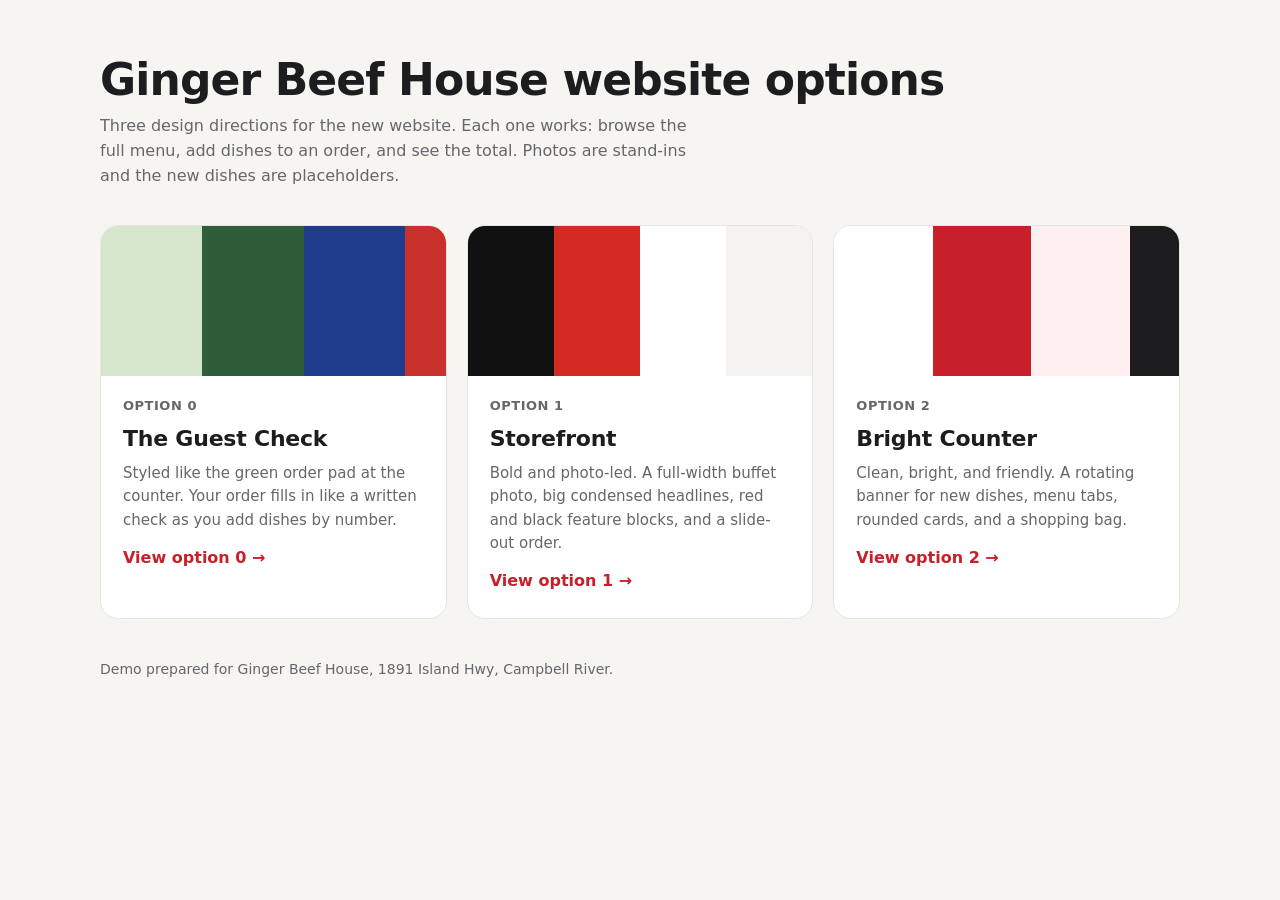
<file: .demo/index.html>
<!doctype html>
<html lang="en">
<head>
<meta charset="utf-8">
<meta name="viewport" content="width=device-width,initial-scale=1">
<title>Ginger Beef House · Website Options</title>
<meta name="robots" content="noindex">
<style>
:root{--ink:#1d1d1f;--mute:#66666b;--line:#e7e5e1;--bg:#f6f5f2;--card:#fff;--accent:#c8202a}
*{box-sizing:border-box}
body{margin:0;font:16px/1.55 system-ui,-apple-system,"Segoe UI",sans-serif;color:var(--ink);background:var(--bg)}
main{width:min(1080px,calc(100% - 32px));margin:0 auto;padding:56px 0 72px}
h1{font-size:clamp(30px,4vw,44px);line-height:1.1;letter-spacing:-.02em;margin:0 0 10px}
.lede{color:var(--mute);max-width:60ch;margin:0 0 36px}
.grid{display:grid;grid-template-columns:repeat(3,1fr);gap:20px}
a.opt{display:flex;flex-direction:column;background:var(--card);border:1px solid var(--line);border-radius:18px;overflow:hidden;text-decoration:none;color:inherit;transition:transform .3s cubic-bezier(.16,1,.3,1),box-shadow .3s}
a.opt:hover{transform:translateY(-3px);box-shadow:0 14px 34px rgba(0,0,0,.09)}
a.opt:focus-visible{outline:3px solid var(--accent);outline-offset:3px}
.sw{height:150px;display:flex}
.sw i{flex:1}
.b{padding:20px 22px 24px;display:grid;gap:6px}
.n{font-size:13px;font-weight:700;color:var(--mute);letter-spacing:.04em}
.b h2{margin:0;font-size:22px;letter-spacing:-.01em}
.b p{margin:0;color:var(--mute);font-size:15px}
.go{margin-top:8px;font-weight:700;color:var(--accent)}
.foot{margin-top:40px;color:var(--mute);font-size:14px}
@media (max-width:820px){.grid{grid-template-columns:1fr}}
</style>
</head>
<body>
<main>
  <h1>Ginger Beef House website options</h1>
  <p class="lede">Three design directions for the new website. Each one works: browse the full menu, add dishes to an order, and see the total. Photos are stand-ins and the new dishes are placeholders.</p>
  <div class="grid">
    <a class="opt" href="option-0/">
      <div class="sw"><i style="background:#D5E6CC"></i><i style="background:#2F5D3A"></i><i style="background:#1F3B8C"></i><i style="background:#C8302C;flex:.4"></i></div>
      <div class="b"><span class="n">OPTION 0</span><h2>The Guest Check</h2><p>Styled like the green order pad at the counter. Your order fills in like a written check as you add dishes by number.</p><span class="go">View option 0 →</span></div>
    </a>
    <a class="opt" href="option-1/">
      <div class="sw"><i style="background:#111"></i><i style="background:#D42A24"></i><i style="background:#fff"></i><i style="background:#F4F3F1"></i></div>
      <div class="b"><span class="n">OPTION 1</span><h2>Storefront</h2><p>Bold and photo-led. A full-width buffet photo, big condensed headlines, red and black feature blocks, and a slide-out order.</p><span class="go">View option 1 →</span></div>
    </a>
    <a class="opt" href="option-2/">
      <div class="sw"><i style="background:#fff"></i><i style="background:#C8202A"></i><i style="background:#FDF0EE"></i><i style="background:#1D1D1F;flex:.5"></i></div>
      <div class="b"><span class="n">OPTION 2</span><h2>Bright Counter</h2><p>Clean, bright, and friendly. A rotating banner for new dishes, menu tabs, rounded cards, and a shopping bag.</p><span class="go">View option 2 →</span></div>
    </a>
  </div>
  <p class="foot">Demo prepared for Ginger Beef House, 1891 Island Hwy, Campbell River.</p>
</main>
</body>
</html>
</file>
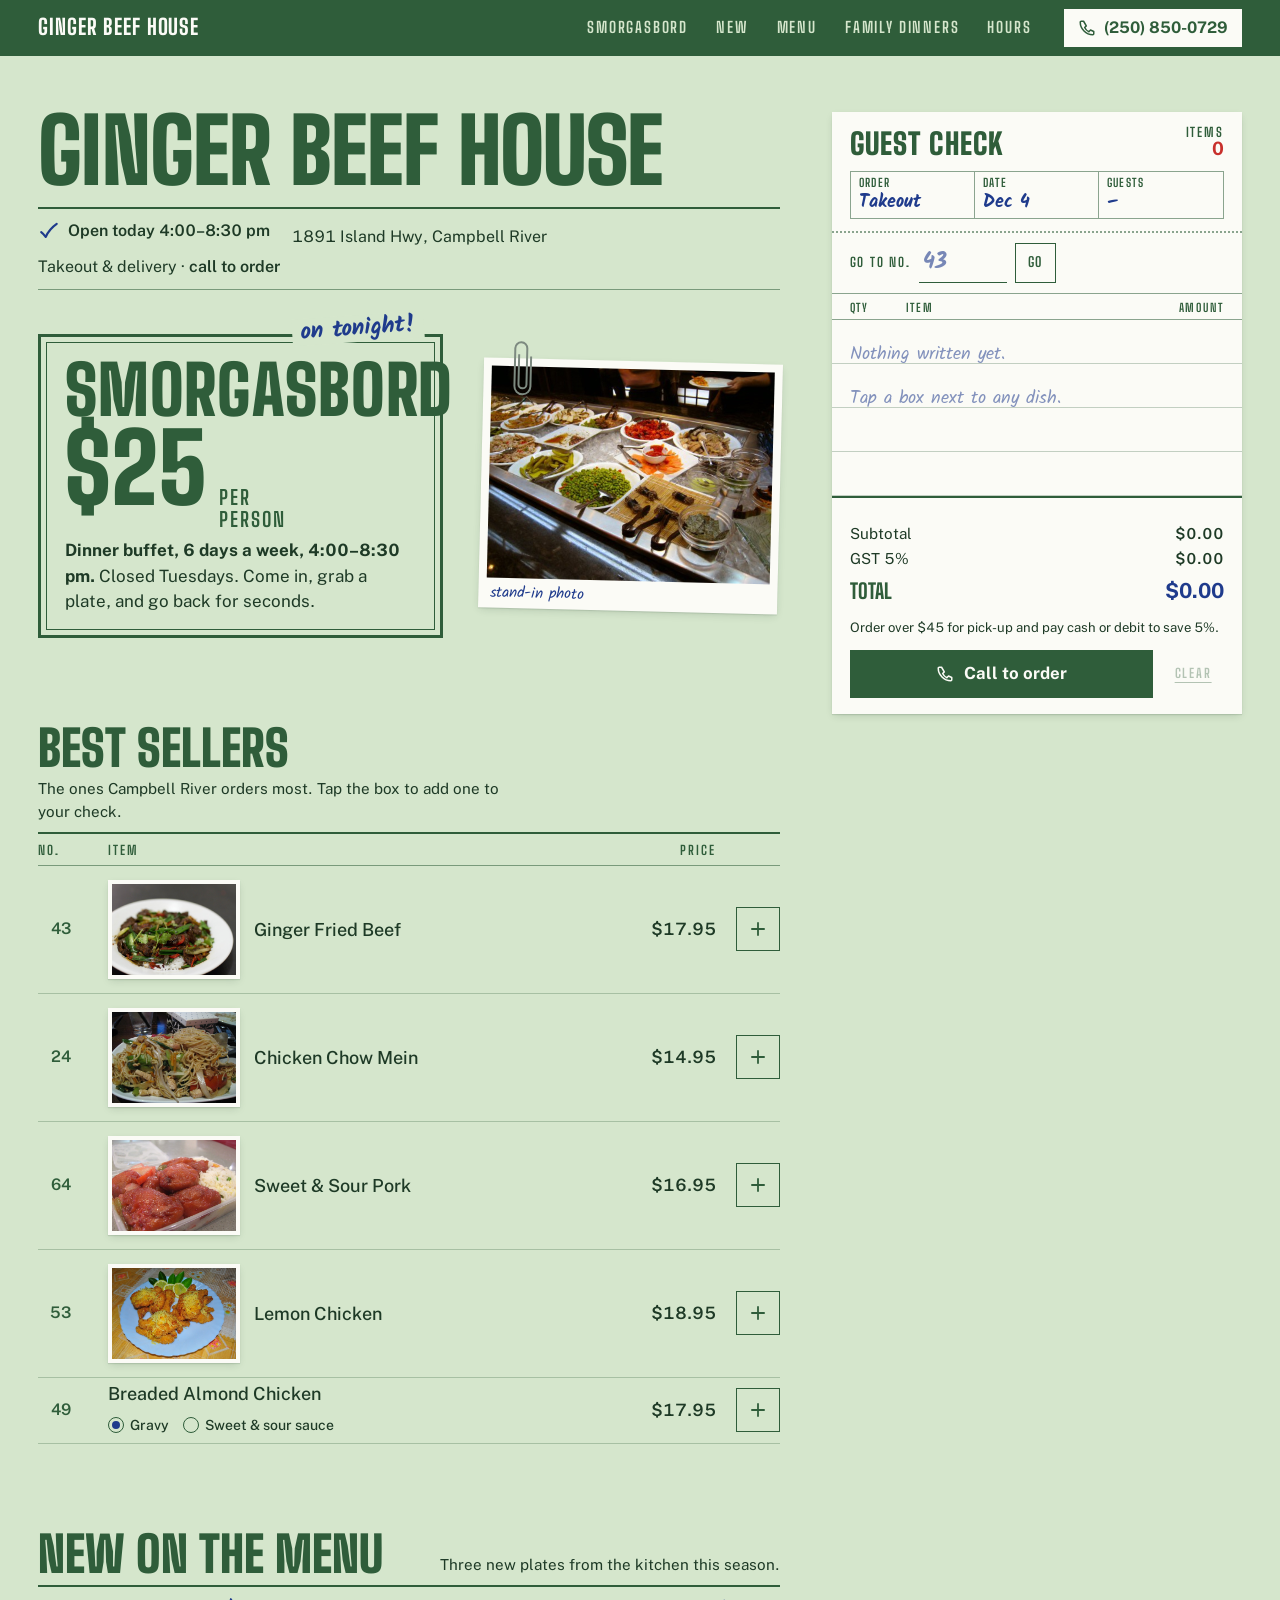
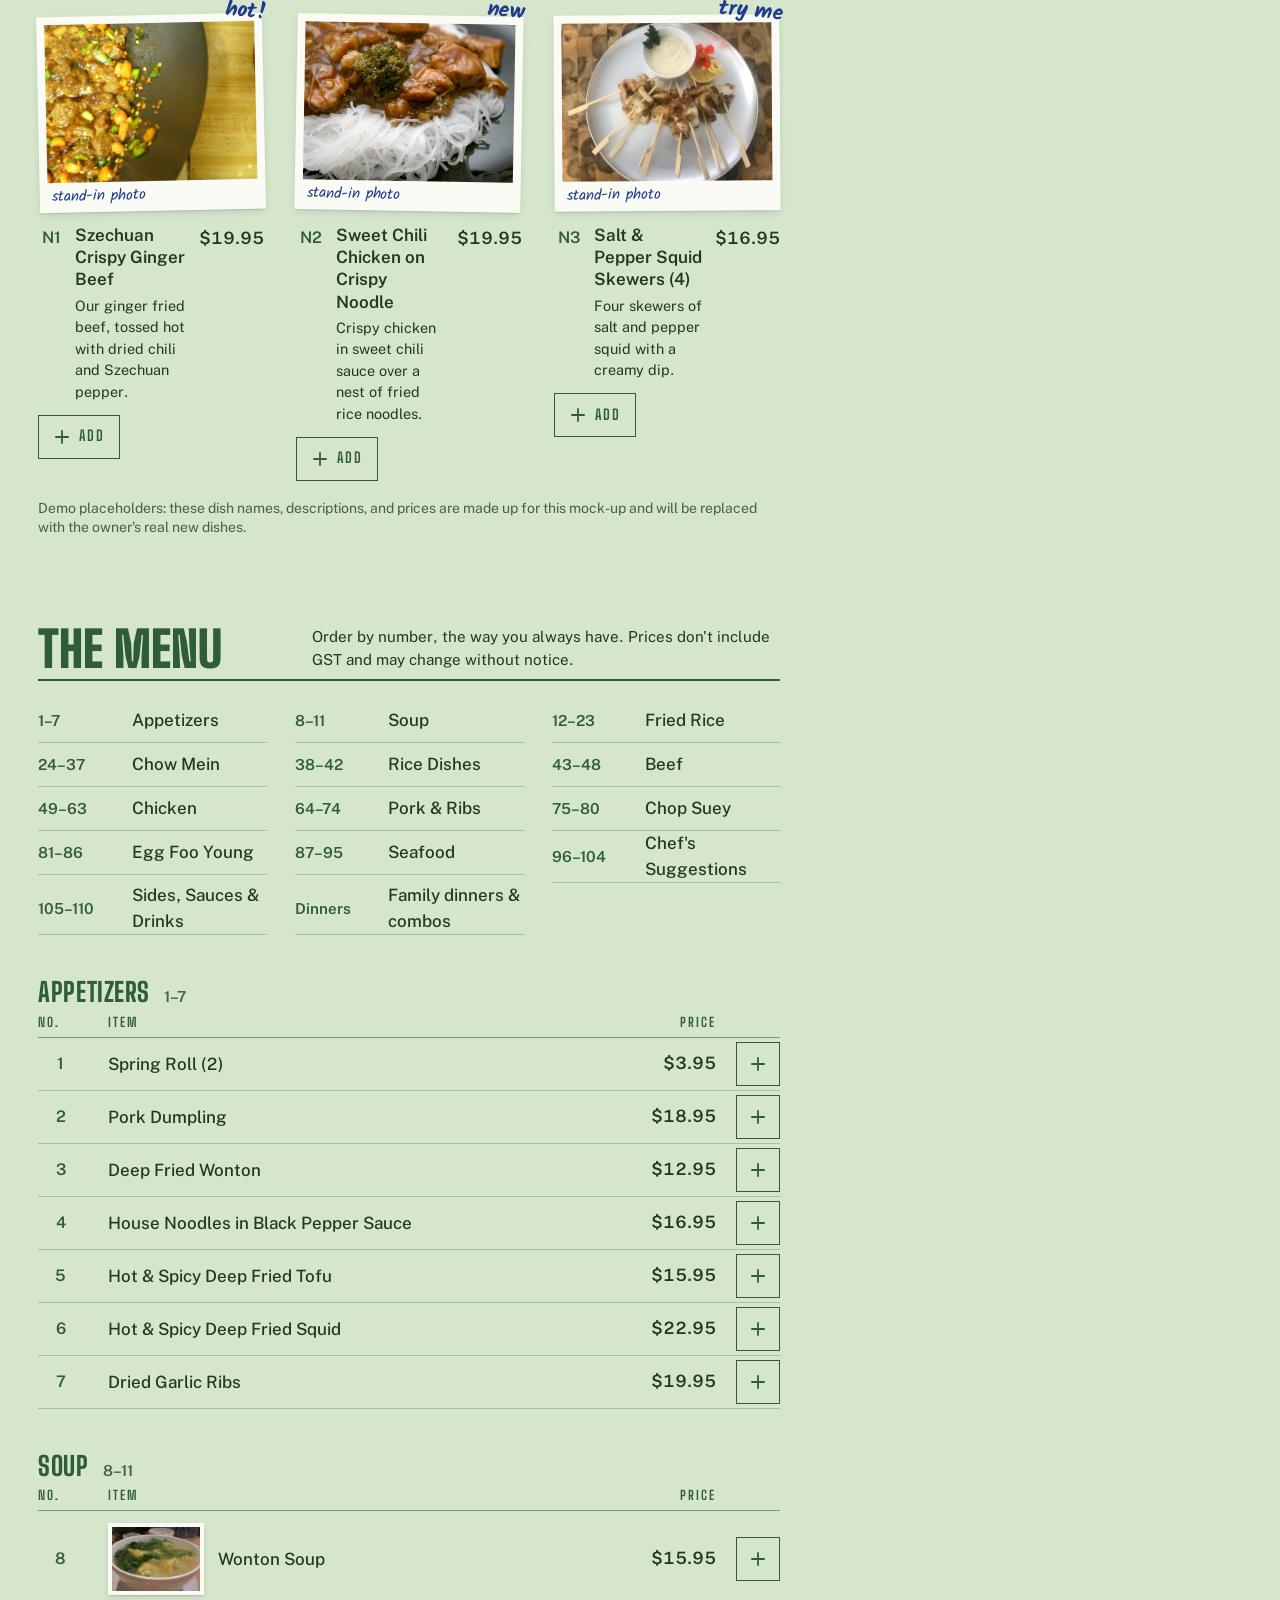
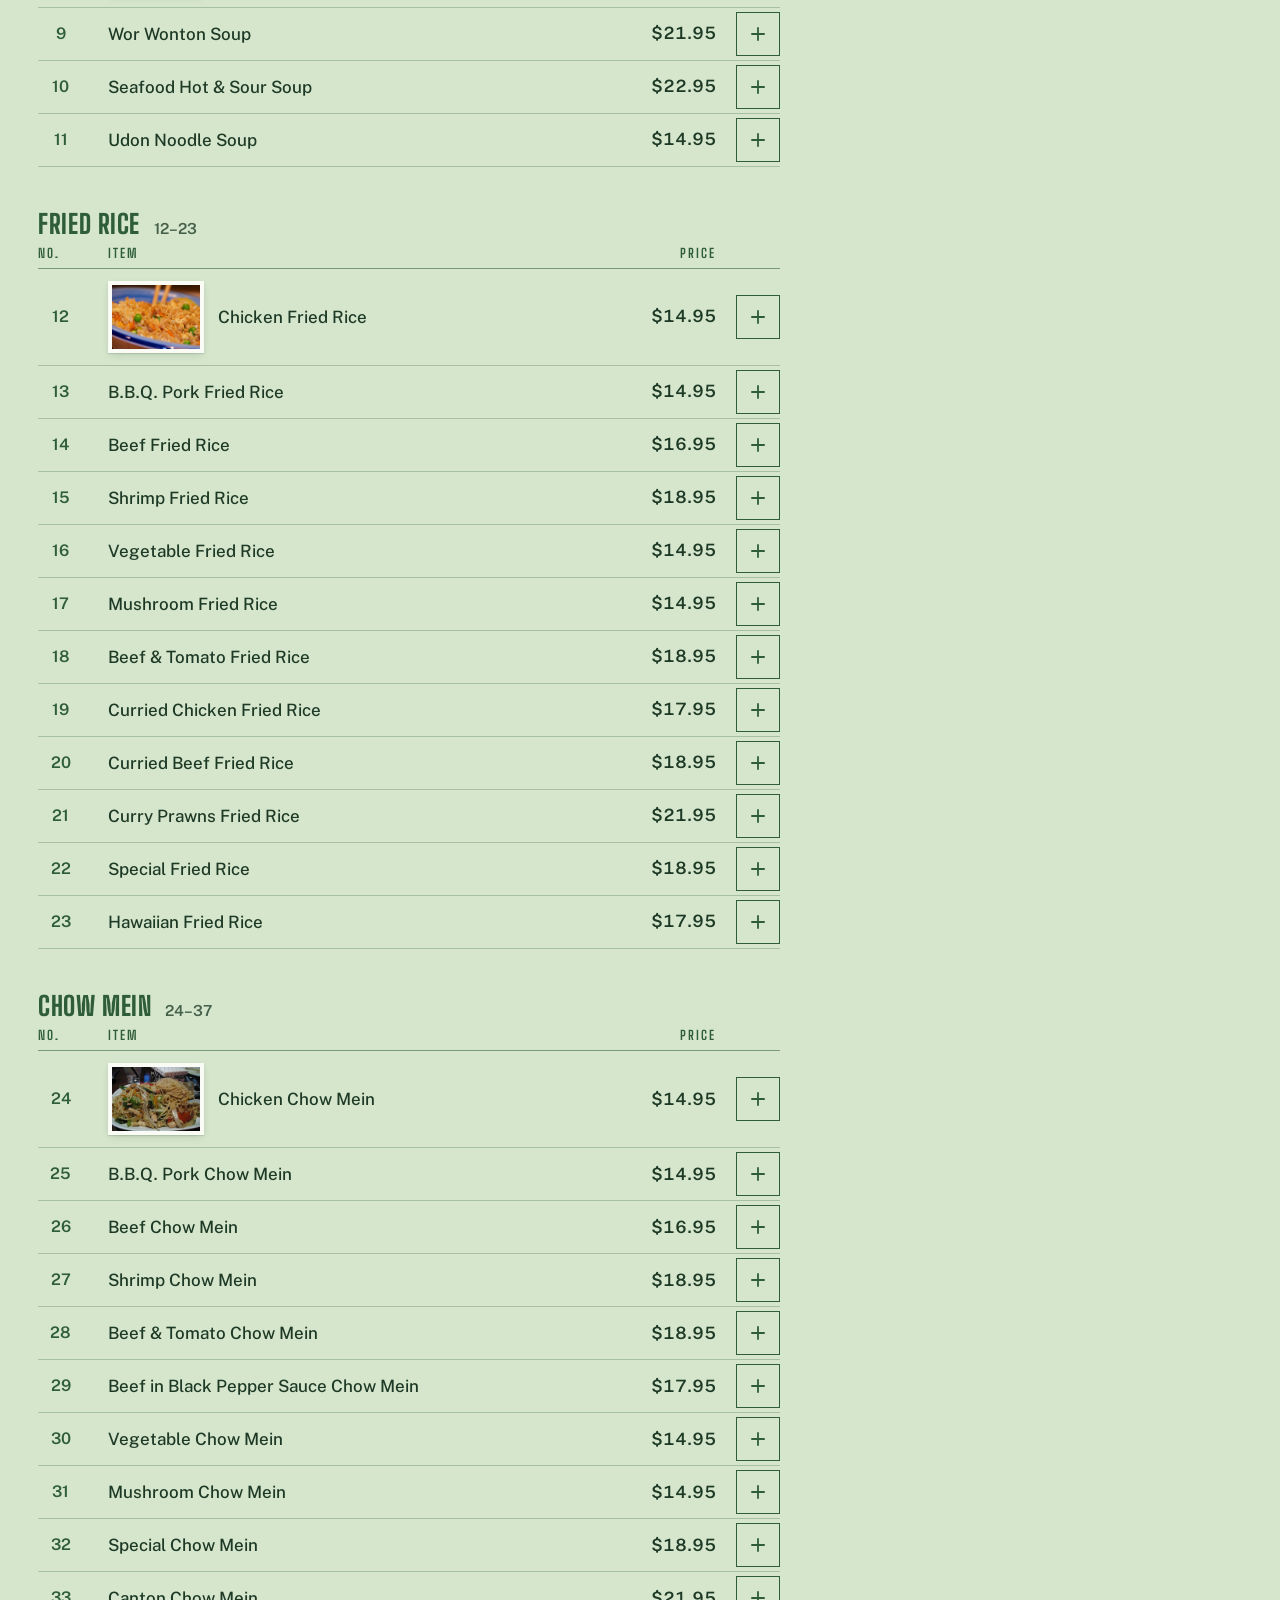
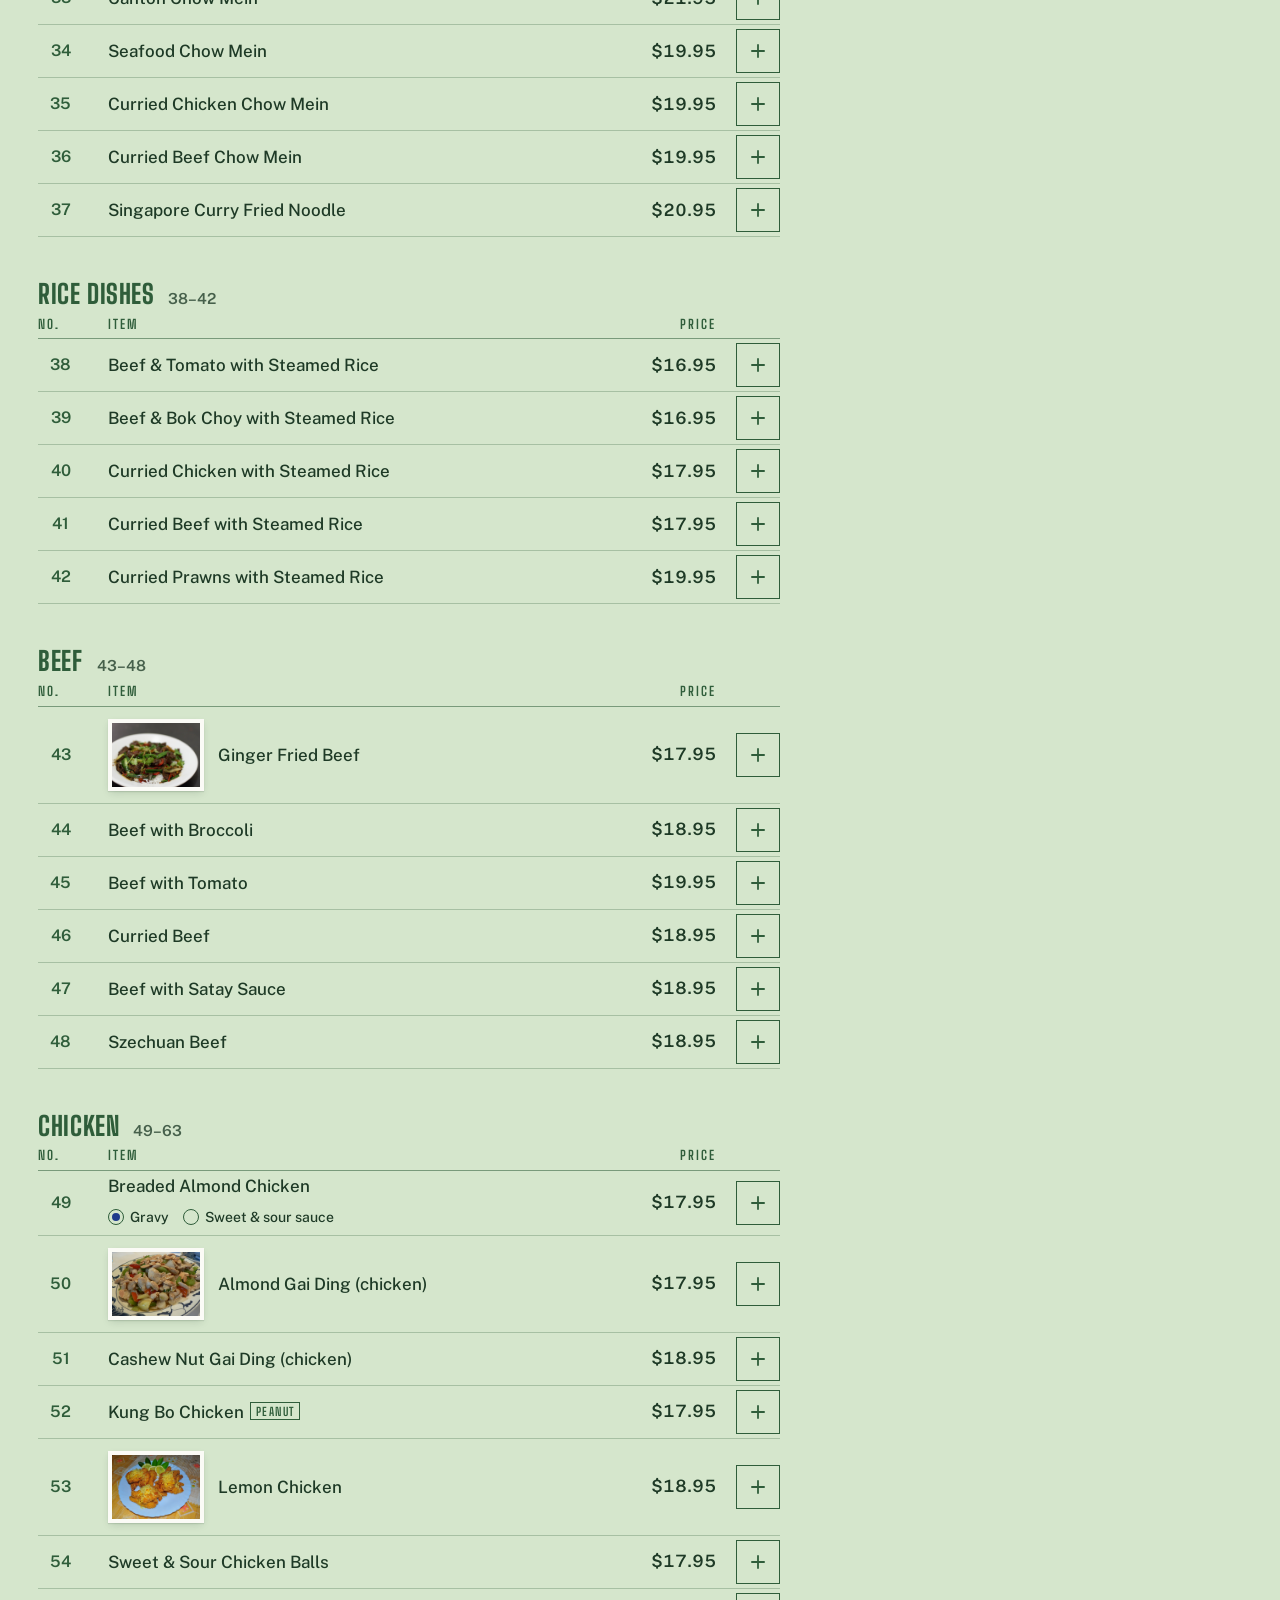
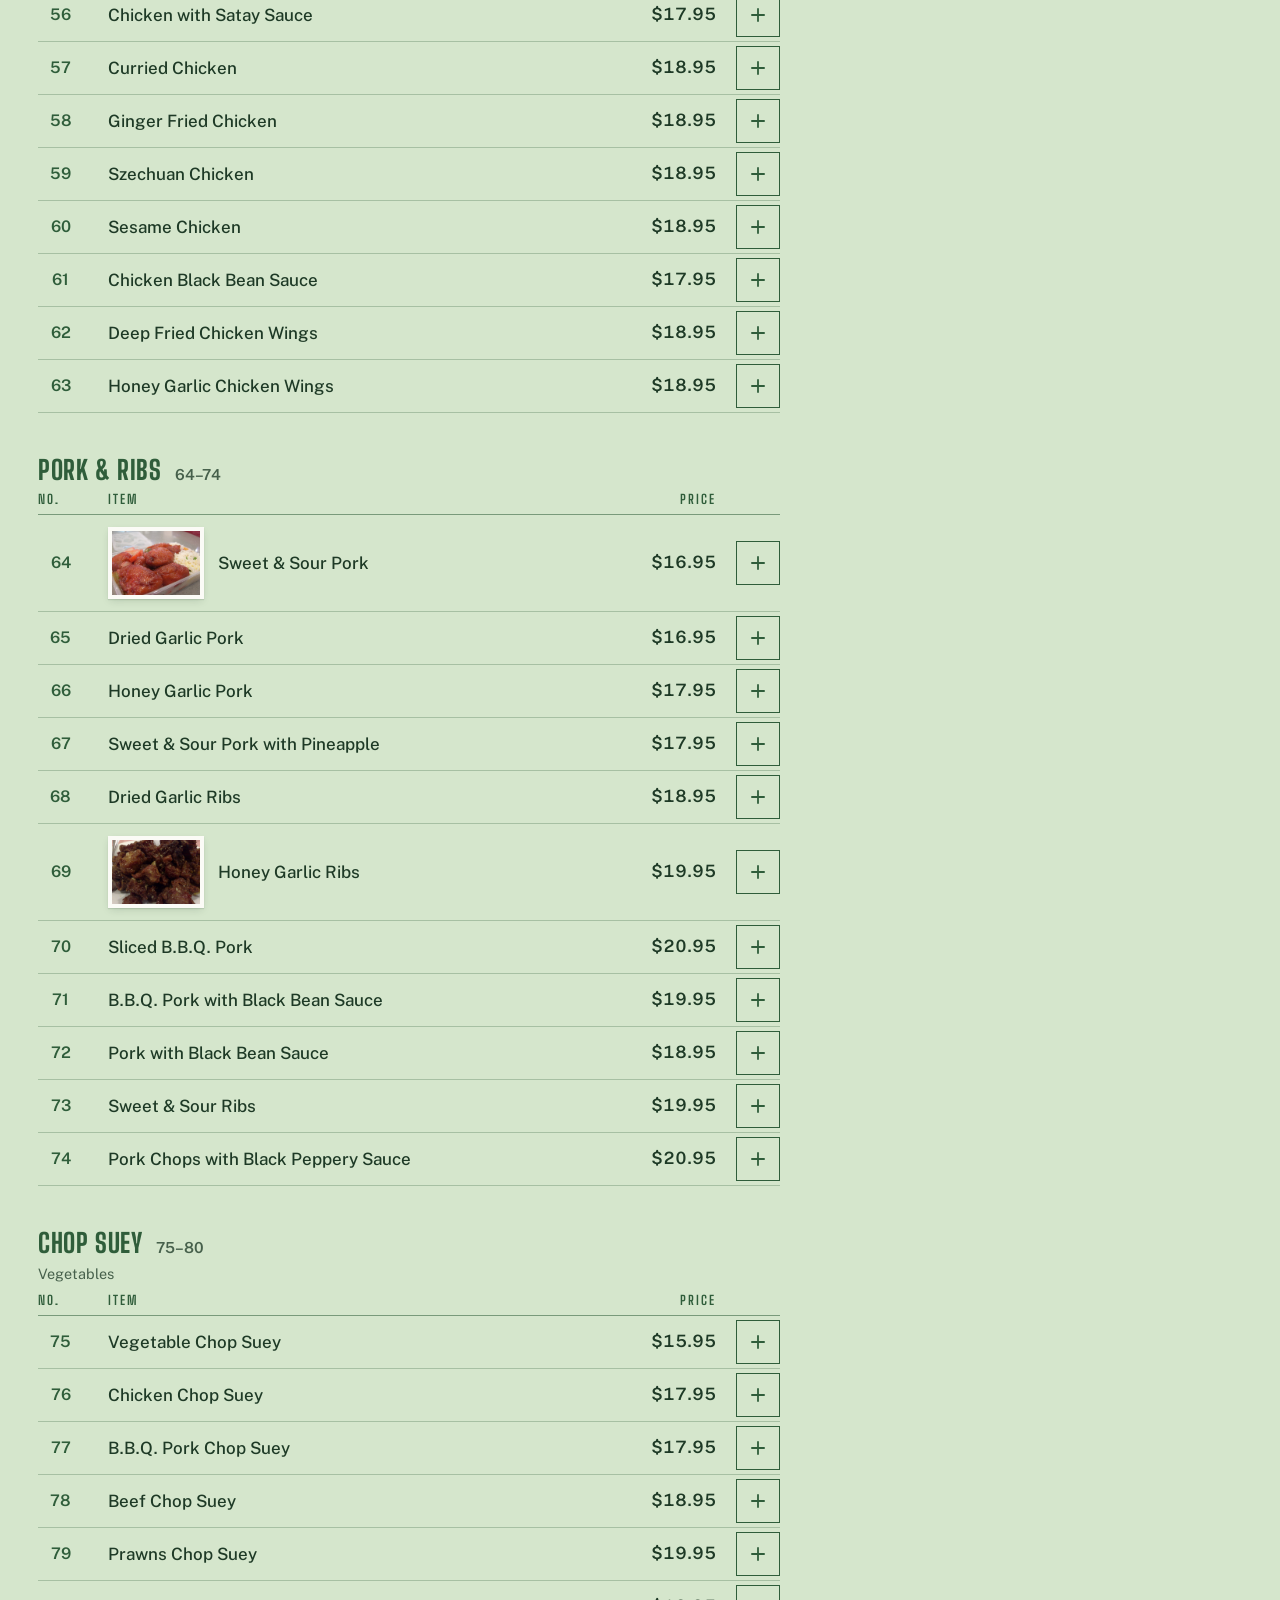
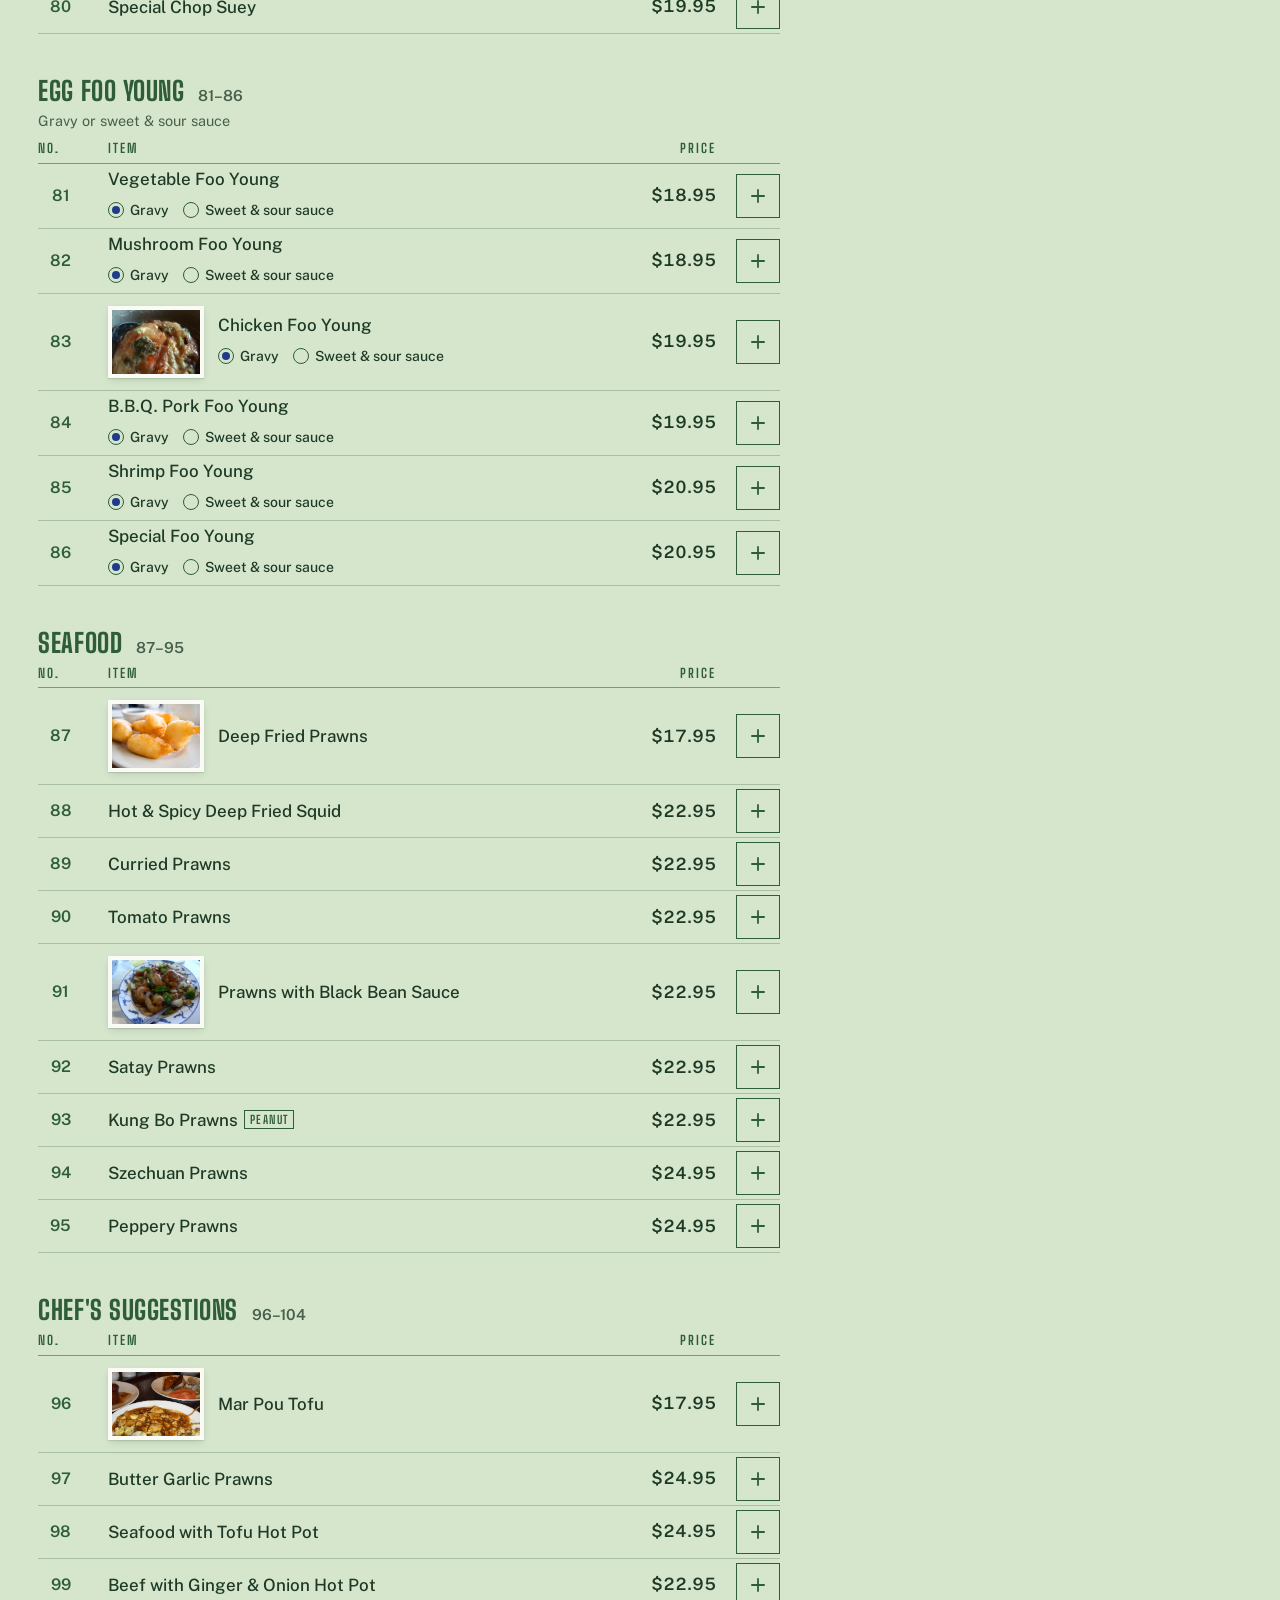
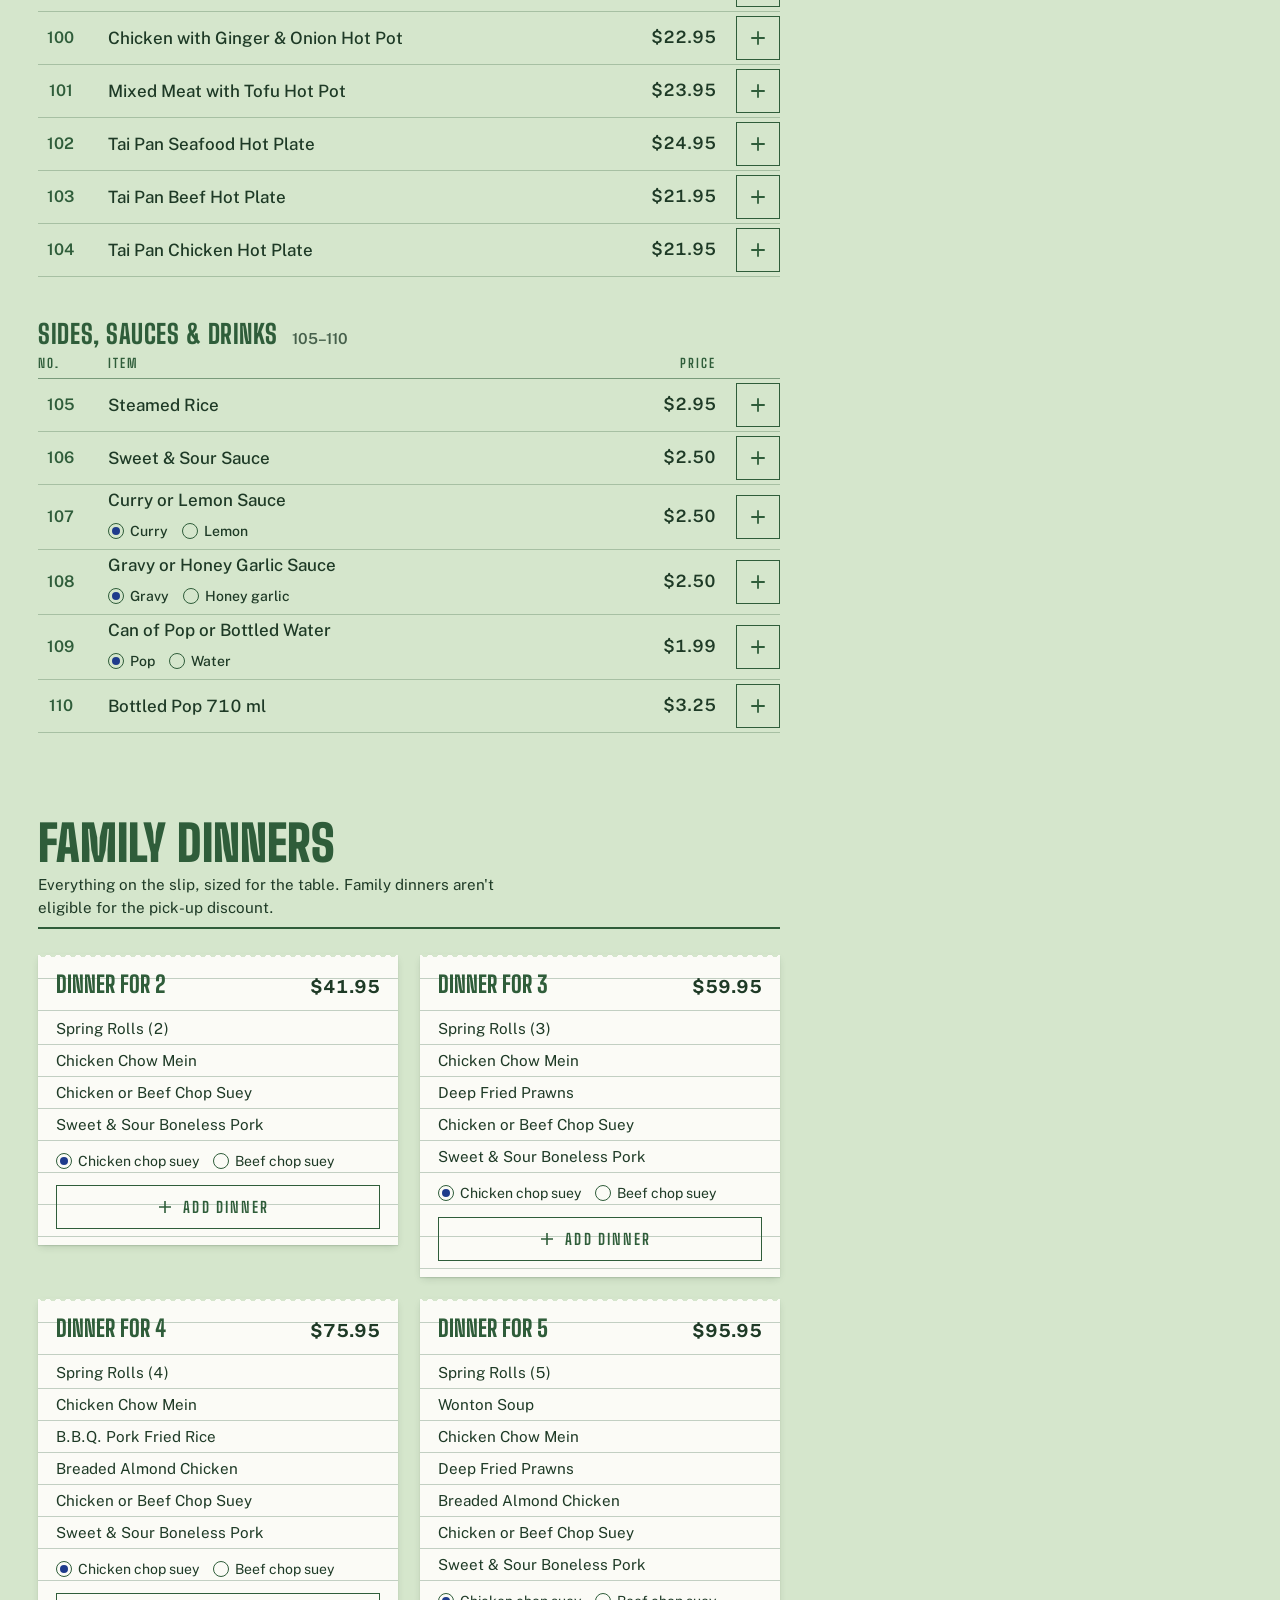
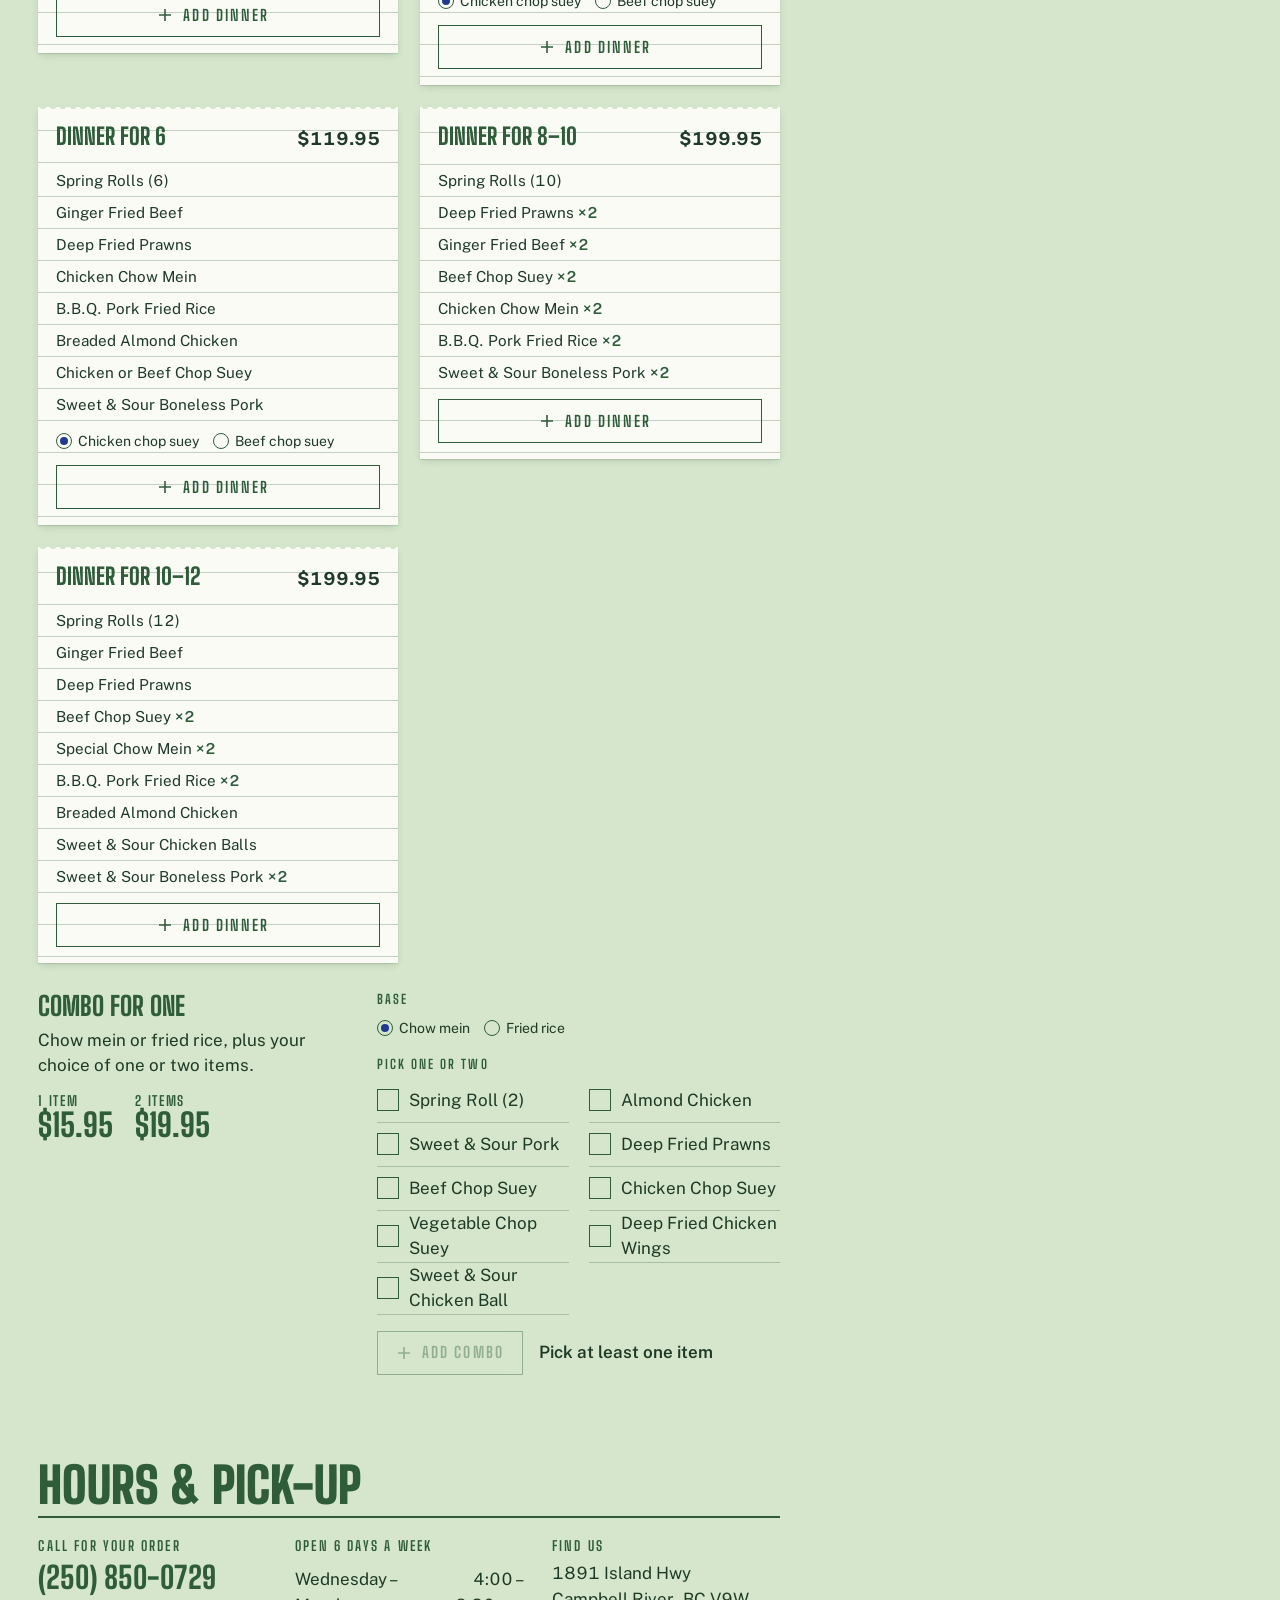
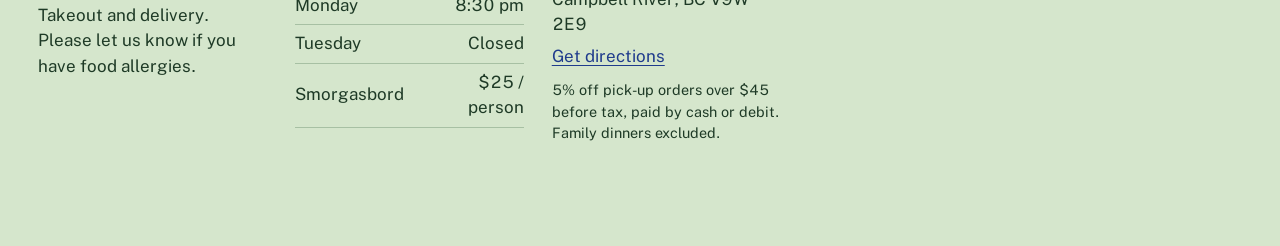
<file: .demo/option-0/index.html>
<!doctype html>
<html lang="en-CA">
<head>
<meta charset="utf-8">
<meta name="viewport" content="width=device-width, initial-scale=1">
<title>Ginger Beef House · Campbell River</title>
<meta name="description" content="Chinese-Canadian takeout and a $25 nightly smorgasbord at 1891 Island Hwy, Campbell River. Build your order and call (250) 850-0729.">
<link rel="preconnect" href="https://fonts.googleapis.com">
<link rel="preconnect" href="https://fonts.gstatic.com" crossorigin>
<link href="https://fonts.googleapis.com/css2?family=Big+Shoulders+Display:wght@600;800;900&family=Big+Shoulders+Text:wght@600;700;800&family=Kalam:wght@400;700&family=Public+Sans:ital,wght@0,400;0,500;0,600;0,700;1,400&display=swap" rel="stylesheet">
<style>
:root{
  --paper:#D5E6CC;
  --paper-deep:#C7DCBC;
  --sheet:#FBFBF6;
  --print:#2F5D3A;
  --print-ink:#1E3A26;
  --print-soft:rgba(30,58,38,.78);
  --rule:rgba(47,93,58,.28);
  --rule-strong:rgba(47,93,58,.55);
  --pen:#1F3B8C;
  --red:#C8302C;

  --f-print:"Big Shoulders Display","Big Shoulders Text",sans-serif;
  --f-label:"Big Shoulders Text","Big Shoulders Display",sans-serif;
  --f-line:"Public Sans",system-ui,sans-serif;
  --f-pen:"Kalam",cursive;

  --pitch:44px;
  --gutter:clamp(16px,3vw,40px);
  --ease-out:cubic-bezier(.16,1,.3,1);
  --paper-shadow:0 1px 1px rgba(30,58,38,.12),0 3px 8px -2px rgba(30,58,38,.18);
}
*{box-sizing:border-box}
html{scroll-behavior:smooth;scroll-padding-top:72px}
@media (prefers-reduced-motion:reduce){html{scroll-behavior:auto}*{animation-duration:.001ms!important;transition-duration:.001ms!important}}
body{
  margin:0;background:var(--paper);color:var(--print-ink);
  font:400 1.0625rem/1.5 var(--f-line);
  font-variant-numeric:tabular-nums;
  -webkit-font-smoothing:antialiased;
}
::selection{background:var(--pen);color:var(--sheet)}
:focus-visible{outline:2px solid var(--pen);outline-offset:3px}
a{color:var(--pen);text-underline-offset:3px;text-decoration-thickness:1px}
html{scrollbar-color:var(--print-soft) var(--paper)}
img{display:block;max-width:100%}
button{font:inherit;color:inherit;cursor:pointer}
.sr{position:absolute;width:1px;height:1px;overflow:hidden;clip:rect(0 0 0 0);white-space:nowrap}

/* ---------- printed band ---------- */
.band{
  position:sticky;top:0;z-index:30;
  background:var(--print);color:var(--paper);
  display:flex;align-items:center;gap:20px;
  padding:0 var(--gutter);min-height:56px;
}
.band__name{font:800 1.35rem/1 var(--f-print);letter-spacing:.04em;text-transform:uppercase;color:var(--sheet);text-decoration:none}
.band__nav{display:flex;gap:4px;margin-left:auto}
.band__nav a{
  font:700 .95rem/1 var(--f-label);letter-spacing:.12em;text-transform:uppercase;
  color:var(--paper);text-decoration:none;padding:10px 12px;
}
.band__nav a:hover{color:var(--sheet);text-decoration:underline;text-underline-offset:6px}
.band__call{
  display:inline-flex;align-items:center;gap:8px;
  font:700 1rem/1 var(--f-line);color:var(--print);background:var(--sheet);
  text-decoration:none;padding:10px 14px;
}
.band__call:hover{background:var(--paper)}
.band__call svg{width:18px;height:18px}

/* ---------- layout ---------- */
.pad{
  display:grid;grid-template-columns:minmax(0,1fr) minmax(340px,410px);
  gap:clamp(24px,4vw,64px);
  padding:0 var(--gutter);max-width:1440px;margin:0 auto;
}
main{min-width:0;padding-bottom:96px}

/* ---------- masthead ---------- */
.mast{padding:clamp(28px,5vw,56px) 0 0}
.mast__title{
  font:900 clamp(3.4rem,7vw,6.5rem)/.86 var(--f-print);
  letter-spacing:-.01em;text-transform:uppercase;color:var(--print);
  margin:0;
}
.mast__sub{
  display:flex;flex-wrap:wrap;gap:6px 22px;align-items:baseline;
  margin:18px 0 0;padding:10px 0;border-top:2px solid var(--print);border-bottom:1px solid var(--rule-strong);
  font-size:1rem;color:var(--print-ink);
}
.mast__sub b{font-weight:600}
.status{display:inline-flex;align-items:center;gap:8px;font-weight:600}
.status svg{width:22px;height:22px;color:var(--pen)}
.status--closed{color:var(--print-soft)}

/* ---------- smorgasbord stamp ---------- */
.smorg{
  display:grid;grid-template-columns:minmax(0,1.15fr) minmax(0,.85fr);gap:clamp(20px,3vw,40px);
  align-items:center;margin:clamp(28px,4vw,44px) 0 0;
}
.stamp{
  position:relative;border:3px solid var(--print);padding:22px 24px 20px;
  outline:1px solid var(--print);outline-offset:-9px;
}
.stamp h2{font:900 clamp(2.6rem,5.6vw,4.25rem)/.9 var(--f-print);text-transform:uppercase;margin:0;color:var(--print);letter-spacing:.01em}
.stamp__price{display:flex;align-items:baseline;gap:12px;margin:10px 0 6px}
.stamp__price strong{font:900 clamp(4rem,9vw,6rem)/.8 var(--f-print);color:var(--print)}
.stamp__price span{font:700 1.25rem/1.1 var(--f-label);text-transform:uppercase;letter-spacing:.1em;color:var(--print)}
.stamp p{margin:8px 0 0;max-width:42ch}
.stamp__note{
  position:absolute;right:16px;top:-22px;transform:rotate(-4deg);
  font:700 1.45rem/1 var(--f-pen);color:var(--pen);background:var(--paper);padding:2px 8px;
}
.print-photo{
  position:relative;background:var(--sheet);padding:8px 8px 30px;box-shadow:var(--paper-shadow);
  transform:rotate(1.4deg);
}
.print-photo img{width:100%;height:auto;aspect-ratio:4/3;object-fit:cover}
.print-photo figcaption{position:absolute;left:12px;bottom:6px;font:400 .95rem/1.2 var(--f-pen);color:var(--pen)}
.clip{position:absolute;top:-18px;left:28px;width:22px;height:56px;color:#7d8a80}

/* ---------- section heads ---------- */
.sec{margin-top:clamp(56px,7vw,88px)}
.sec__head{display:flex;flex-wrap:wrap;align-items:flex-end;justify-content:space-between;gap:8px 24px;border-bottom:2px solid var(--print);padding-bottom:8px}
.sec__head h2{font:900 clamp(2rem,4.2vw,3.1rem)/.9 var(--f-print);text-transform:uppercase;margin:0;color:var(--print)}
.sec__head p{margin:0;color:var(--print-ink);font-size:.95rem;max-width:52ch}
.colheads{
  display:grid;grid-template-columns:3.6rem minmax(0,1fr) 5.5rem 52px;gap:12px;
  font:700 .8rem/1 var(--f-label);letter-spacing:.16em;text-transform:uppercase;color:var(--print);
  padding:10px 0 8px;border-bottom:1px solid var(--rule-strong);
}
.colheads span:nth-child(3){text-align:right}

/* ---------- line items ---------- */
.lines{list-style:none;margin:0;padding:0}
.line{
  display:grid;grid-template-columns:3.6rem minmax(0,1fr) 5.5rem 52px;gap:12px;align-items:center;
  min-height:var(--pitch);border-bottom:1px solid var(--rule);padding:4px 0;
  position:relative;
}
.line__no{position:relative;font:600 1rem/1 var(--f-line);color:var(--print);text-align:center;justify-self:start;width:2.8rem;padding:8px 0}
.line__no .ring{position:absolute;inset:-4px -6px;width:calc(100% + 12px);height:calc(100% + 8px);color:var(--red);pointer-events:none;overflow:visible}
.ring path{fill:none;stroke:currentColor;stroke-width:2.2;stroke-linecap:round;stroke-dasharray:140;stroke-dashoffset:140;transition:stroke-dashoffset .5s var(--ease-out)}
.line.is-ordered .ring path,.slip.is-ordered .ring path{stroke-dashoffset:0}
.line__name{font-weight:500;line-height:1.3}
.line__name small{display:block;font-weight:400;font-size:.875rem;color:var(--print-soft);margin-top:2px}
.line__name .tag{display:inline-block;font:700 .72rem/1 var(--f-label);letter-spacing:.12em;text-transform:uppercase;color:var(--print);border:1px solid var(--print);padding:3px 5px 2px;margin-left:6px;vertical-align:2px}
.line__price{text-align:right;font-weight:600}
.opts{display:flex;flex-wrap:wrap;gap:4px 14px;margin-top:6px}
.opt{display:inline-flex;align-items:center;gap:6px;font-size:.875rem;color:var(--print-ink);cursor:pointer;min-height:28px}
.opt input{appearance:none;margin:0;width:16px;height:16px;border:1.5px solid var(--print);border-radius:50%;display:grid;place-items:center}
.opt input:checked::after{content:"";width:8px;height:8px;border-radius:50%;background:var(--pen)}

/* qty box = the add control */
.qty{
  width:44px;height:44px;justify-self:end;border:1.5px solid var(--print);background:transparent;
  display:grid;place-items:center;position:relative;transition:background .15s;
}
.qty:hover{background:rgba(251,251,246,.6)}
.qty svg{width:18px;height:18px;color:var(--print)}
.qty__n{font:700 1.5rem/1 var(--f-pen);color:var(--pen);display:none}
.qty.has-n svg{display:none}
.qty.has-n .qty__n{display:block}
.qty:active{transform:translateY(1px)}

/* photo rows */
.line--photo{grid-template-columns:3.6rem minmax(0,1fr) 5.5rem 52px;padding:12px 0}
.line__thumb{display:flex;gap:14px;align-items:center}
.line__thumb img{width:96px;height:72px;aspect-ratio:4/3;object-fit:cover;background:var(--sheet);padding:4px;box-shadow:var(--paper-shadow);flex:none}

/* best sellers — bigger rows */
.best .line--photo{padding:14px 0}
.best .line__thumb img{width:132px;height:99px}
.best .line__name{font-size:1.125rem}

/* ---------- new dishes ---------- */
.news{display:grid;grid-template-columns:repeat(3,minmax(0,1fr));gap:clamp(18px,2.5vw,32px);margin-top:28px}
.slip{position:relative}
.slip .print-photo{transform:rotate(-1.2deg)}
.slip:nth-child(2) .print-photo{transform:rotate(1deg)}
.slip:nth-child(3) .print-photo{transform:rotate(-.4deg)}
.slip__callout{position:absolute;right:-4px;top:-14px;z-index:2;font:700 1.35rem/1 var(--f-pen);color:var(--pen);transform:rotate(6deg)}
.slip__row{display:grid;grid-template-columns:auto minmax(0,1fr) auto;gap:10px;align-items:start;margin-top:14px}
.slip__no{position:relative;font:600 1rem/1 var(--f-line);color:var(--print);padding:6px 4px}
.slip__no .ring{position:absolute;inset:-4px -6px;width:calc(100% + 12px);height:calc(100% + 8px);color:var(--red);overflow:visible}
.slip h3{margin:0;font:600 1.0625rem/1.3 var(--f-line)}
.slip p{margin:4px 0 0;font-size:.9rem;color:var(--print-ink)}
.slip__price{font-weight:600;padding-top:2px}
.slip .qty{margin-top:12px;width:auto;padding:0 14px;gap:8px;display:inline-flex;align-items:center;font:700 .9rem/1 var(--f-label);letter-spacing:.12em;text-transform:uppercase;color:var(--print)}
.slip .qty.has-n svg{display:none}
.demo-note{margin:18px 0 0;font:400 .875rem/1.4 var(--f-line);color:var(--print-soft)}

/* ---------- menu index + finder ---------- */
.index{display:grid;grid-template-columns:repeat(auto-fill,minmax(210px,1fr));gap:0 28px;margin:18px 0 0;padding:0;list-style:none}
.index a{
  display:grid;grid-template-columns:5.2rem 1fr;gap:10px;align-items:center;min-height:var(--pitch);
  border-bottom:1px solid var(--rule);text-decoration:none;color:var(--print-ink);font-weight:500;
}
.index a span{font:600 .95rem/1 var(--f-line);color:var(--print)}
.index a:hover{color:var(--pen)}
.cat{margin-top:44px}
.cat h3{
  display:flex;align-items:baseline;gap:14px;margin:0;
  font:800 1.65rem/1 var(--f-print);text-transform:uppercase;letter-spacing:.02em;color:var(--print);
}
.cat h3 small{font:600 .95rem/1 var(--f-line);letter-spacing:0;text-transform:none;color:var(--print-soft)}
.cat__note{margin:6px 0 0;font-size:.9rem;color:var(--print-soft)}

/* flash when jumped to */
.line.is-found{animation:found 1.8s var(--ease-out)}
@keyframes found{0%{background:rgba(31,59,140,.16)}100%{background:transparent}}

/* ---------- family dinners + combo ---------- */
.dinners{display:grid;grid-template-columns:repeat(auto-fill,minmax(250px,1fr));gap:22px;margin-top:26px;align-items:start}
.ticket{
  background:var(--sheet);box-shadow:var(--paper-shadow);padding:18px 18px 16px;position:relative;
  background-image:repeating-linear-gradient(to bottom,transparent 0 31px,var(--rule) 31px 32px);
  background-position:0 58px;
}
.ticket::before{content:"";position:absolute;left:0;right:0;top:-1px;height:6px;
  background:radial-gradient(circle at 5px 0,var(--paper) 3px,transparent 3.5px) 0 0/10px 6px repeat-x}
.ticket__head{display:flex;justify-content:space-between;align-items:baseline;gap:10px;height:40px}
.ticket__head h3{margin:0;font:800 1.45rem/1 var(--f-print);text-transform:uppercase;color:var(--print)}
.ticket__head strong{font-weight:700;font-size:1.125rem}
.ticket ul{list-style:none;margin:0;padding:0}
.ticket li{line-height:32px;font-size:.95rem;white-space:nowrap;overflow:hidden;text-overflow:ellipsis}
.ticket li b{font-weight:600;color:var(--print)}
.ticket .opts{margin:6px 0 10px}
.ticket__add{
  width:100%;min-height:44px;margin-top:10px;border:1.5px solid var(--print);background:transparent;
  font:700 .95rem/1 var(--f-label);letter-spacing:.14em;text-transform:uppercase;color:var(--print);
  display:flex;align-items:center;justify-content:center;gap:10px;
}
.ticket__add:hover{background:var(--paper)}
.ticket__add .qty__n{display:inline;font-size:1.3rem;letter-spacing:0}
.ticket.is-ordered{outline:2px solid var(--red);outline-offset:4px}

.combo{margin-top:30px;display:grid;grid-template-columns:minmax(0,1fr) minmax(0,1.3fr);gap:28px;align-items:start}
.combo__intro h3{margin:0;font:800 1.65rem/1 var(--f-print);text-transform:uppercase;color:var(--print)}
.combo__intro p{margin:8px 0 0}
.combo__price{display:flex;gap:22px;margin-top:14px}
.combo__price div{font:700 .85rem/1.2 var(--f-label);letter-spacing:.12em;text-transform:uppercase;color:var(--print)}
.combo__price strong{display:block;font:800 2rem/1 var(--f-print);letter-spacing:0}
.combo fieldset{border:0;margin:0;padding:0}
.combo legend{font:700 .8rem/1 var(--f-label);letter-spacing:.16em;text-transform:uppercase;color:var(--print);padding:0 0 8px}
.picks{display:grid;grid-template-columns:repeat(2,minmax(0,1fr));gap:0 20px;margin-bottom:16px}
.pick{display:flex;align-items:center;gap:10px;min-height:var(--pitch);border-bottom:1px solid var(--rule);cursor:pointer}
.pick input{appearance:none;margin:0;width:22px;height:22px;border:1.5px solid var(--print);flex:none;position:relative}
.pick input:checked{background:var(--sheet)}
.pick input:checked::after{content:"";position:absolute;left:6px;top:1px;width:7px;height:13px;border:solid var(--pen);border-width:0 2.5px 2.5px 0;transform:rotate(40deg)}
.pick input:disabled{opacity:.35}
.pick input:disabled + span{opacity:.45}
.combo__go{display:flex;align-items:center;gap:16px;flex-wrap:wrap}
.combo__go .ticket__add{width:auto;padding:0 18px;margin:0}
.combo__go .ticket__add:disabled{opacity:.4;cursor:not-allowed}
.combo__go output{font-weight:600}

/* ---------- visit ---------- */
.visit{display:grid;grid-template-columns:repeat(3,minmax(0,1fr));gap:28px;margin-top:22px}
.visit h3{margin:0 0 8px;font:700 .85rem/1 var(--f-label);letter-spacing:.16em;text-transform:uppercase;color:var(--print)}
.visit p{margin:0 0 6px}
.visit table{border-collapse:collapse;width:100%}
.visit td{padding:6px 0;border-bottom:1px solid var(--rule)}
.visit td:last-child{text-align:right}
.visit .big a{font:800 1.9rem/1.1 var(--f-print);color:var(--print);text-decoration:none}


/* ---------- THE CHECK ---------- */
.check-col{position:relative}
.check{
  position:sticky;top:76px;margin-top:clamp(28px,5vw,56px);
  background:var(--sheet);box-shadow:var(--paper-shadow);
  display:flex;flex-direction:column;max-height:calc(100vh - 96px);
}
.check__stub{
  padding:14px 18px 12px;border-bottom:2px dotted var(--rule-strong);
  display:grid;grid-template-columns:1fr auto;gap:4px 12px;align-items:end;
}
.check__stub h2{margin:0;font:900 1.85rem/1 var(--f-print);text-transform:uppercase;color:var(--print);letter-spacing:.03em}
.check__stub .fields{grid-column:1/-1;display:grid;grid-template-columns:repeat(3,1fr);border:1px solid var(--rule-strong);margin-top:8px}
.fields div{padding:5px 8px 6px;border-right:1px solid var(--rule-strong);font:700 .72rem/1 var(--f-label);letter-spacing:.12em;text-transform:uppercase;color:var(--print)}
.fields div:last-child{border-right:0}
.fields b{display:block;font:700 1.1rem/1.15 var(--f-pen);letter-spacing:0;text-transform:none;color:var(--pen);margin-top:3px}
.check__no{font:700 .8rem/1 var(--f-label);letter-spacing:.14em;text-transform:uppercase;color:var(--print);text-align:right}
.check__no b{display:block;font:700 1.15rem/1.1 var(--f-line);letter-spacing:0;color:var(--red)}
.finder{padding:10px 18px;border-bottom:1px solid var(--rule-strong);display:flex;gap:8px;align-items:center}
.finder label{font:700 .8rem/1 var(--f-label);letter-spacing:.14em;text-transform:uppercase;color:var(--print);white-space:nowrap}
.finder input{
  width:5.5rem;height:40px;border:0;border-bottom:1.5px solid var(--print);background:transparent;
  font:700 1.35rem/1 var(--f-pen);color:var(--pen);padding:0 4px;
}
.finder input::placeholder{color:rgba(31,59,140,.6)}
.finder input:focus{outline:none;border-bottom-color:var(--pen);background:rgba(31,59,140,.05)}
.finder button{height:40px;padding:0 12px;border:1.5px solid var(--print);background:transparent;font:700 .85rem/1 var(--f-label);letter-spacing:.12em;text-transform:uppercase;color:var(--print)}
.finder__msg{font-size:.82rem;color:var(--print-ink);margin-left:auto;text-align:right;min-height:1em}
.check__cols{display:grid;grid-template-columns:3rem minmax(0,1fr) 5rem;gap:8px;padding:8px 18px 6px;border-bottom:1px solid var(--rule-strong);
  font:700 .72rem/1 var(--f-label);letter-spacing:.16em;text-transform:uppercase;color:var(--print)}
.check__cols span:last-child{text-align:right}
.check__body{
  flex:1;overflow:auto;padding:0 18px;min-height:176px;
  scrollbar-width:thin;
}
.check__body:has(.check__empty){
  background-image:repeating-linear-gradient(to bottom,transparent 0 calc(var(--pitch) - 1px),var(--rule) calc(var(--pitch) - 1px) var(--pitch));
}
.check__empty{margin:0;padding:12px 0;font:400 1.15rem/var(--pitch) var(--f-pen);color:rgba(31,59,140,.55)}
.cl{display:grid;grid-template-columns:3rem minmax(0,1fr) 5rem;gap:8px;align-items:center;min-height:var(--pitch);position:relative;border-bottom:1px solid var(--rule);padding:4px 0}
.cl.is-new{animation:write .55s var(--ease-out)}
@keyframes write{from{clip-path:inset(0 100% 0 0)}to{clip-path:inset(0 0 0 0)}}
.cl__q{font:700 1.4rem/1 var(--f-pen);color:var(--pen)}
.cl__name{font:500 .95rem/1.25 var(--f-line);color:var(--pen);padding:4px 0;display:flex;flex-wrap:wrap;align-items:center;gap:2px 8px}
.cl__name small{flex-basis:100%;order:2}
.cl__ctl{order:3}
.cl__name small{font-size:.8rem;color:rgba(31,59,140,.8)}
.cl__amt{text-align:right;font:600 .95rem/1 var(--f-line);color:var(--pen)}
.cl__ctl{display:flex;gap:2px;margin-left:-8px}
.cl__ctl button{width:32px;height:28px;border:0;background:transparent;color:var(--print);display:grid;place-items:center;padding:0}
.cl__ctl button:hover{background:var(--paper)}
.cl__ctl svg{width:15px;height:15px}
.cl::after{content:"";position:absolute;left:0;right:0;top:50%;height:2px;background:var(--pen);transform:scaleX(0);transform-origin:left;transition:transform .32s var(--ease-out)}
.cl.is-struck::after{transform:scaleX(1)}
.cl.is-struck{opacity:.6;transition:opacity .2s .25s}

.check__foot{border-top:2px solid var(--print);padding:10px 18px 16px}
.tot{display:grid;grid-template-columns:1fr auto;gap:2px 12px;font-size:.95rem}
.tot dt{color:var(--print-ink)}
.tot dd{margin:0;text-align:right;font-weight:600}
.tot .grand dt{font:800 1.3rem/1.2 var(--f-print);text-transform:uppercase;color:var(--print);padding-top:6px}
.tot .grand dd{font:700 1.3rem/1.2 var(--f-line);padding-top:6px;color:var(--pen)}
.tot .grand dd span{background:linear-gradient(var(--red),var(--red)) 0 100%/100% 2px no-repeat;padding-bottom:2px}
.tot .grand dd span.is-empty{background:none}
.check__disc{margin:8px 0 0;font-size:.82rem;color:var(--print-ink);line-height:1.4}
.check__disc b{color:var(--pen)}
.check__actions{display:flex;gap:10px;margin-top:12px;align-items:center}
.check__call{
  flex:1;display:flex;align-items:center;justify-content:center;gap:10px;min-height:48px;
  background:var(--print);color:var(--sheet);text-decoration:none;font:700 1.05rem/1 var(--f-line);
}
.check__call:hover{background:var(--print-ink)}
.check__call svg{width:18px;height:18px}
.check__clear{min-height:48px;padding:0 12px;border:0;background:transparent;font:700 .8rem/1 var(--f-label);letter-spacing:.14em;text-transform:uppercase;color:var(--print);text-decoration:underline;text-underline-offset:4px}
.check__clear:disabled{opacity:.35;cursor:default}
.check__close{display:none}

/* mobile tear-off strip */
.strip{display:none}

/* ---------- responsive ---------- */
@media (max-width:1080px){
  .smorg{grid-template-columns:1fr}
  .smorg .print-photo{max-width:440px}
  .news{grid-template-columns:repeat(2,minmax(0,1fr))}
  .combo{grid-template-columns:1fr}
  .visit{grid-template-columns:1fr 1fr}
}
@media (max-width:900px){
  .pad{grid-template-columns:1fr}
  .band__nav{display:none}
  .band__call{margin-left:auto}
  .check-col{position:static}
  .check{
    position:fixed;left:0;right:0;bottom:0;top:auto;margin:0;z-index:50;max-height:88vh;
    transform:translateY(105%);transition:transform .38s var(--ease-out);
    box-shadow:0 -6px 24px rgba(30,58,38,.25);
  }
  body.check-open .check{transform:none}
  body.check-open{overflow:hidden}
  .check__close{display:grid;place-items:center;width:44px;height:44px;border:0;background:transparent;color:var(--print);grid-row:1;grid-column:3;margin-right:-10px}
  .check__close svg{width:20px;height:20px}
  .check__stub{grid-template-columns:1fr auto auto}
  .check__stub .fields{grid-column:1/-1}
  .scrim{position:fixed;inset:0;background:rgba(30,58,38,.35);z-index:45;opacity:0;pointer-events:none;transition:opacity .3s}
  body.check-open .scrim{opacity:1;pointer-events:auto}
  .strip{
    display:flex;position:fixed;left:0;right:0;bottom:0;z-index:40;
    background:var(--sheet);border:0;box-shadow:0 -3px 14px rgba(30,58,38,.2);
    min-height:64px;padding:12px var(--gutter) calc(12px + env(safe-area-inset-bottom));
    align-items:center;gap:14px;width:100%;text-align:left;
  }
  .strip::before{content:"";position:absolute;left:0;right:0;top:-6px;height:6px;
    background:radial-gradient(circle at 5px 6px,var(--sheet) 3.2px,transparent 3.7px) 0 0/10px 6px repeat-x}
  .strip__label{font:900 1.3rem/1 var(--f-print);text-transform:uppercase;color:var(--print)}
  .strip__count{font:700 1.3rem/1 var(--f-pen);color:var(--pen)}
  .strip__total{margin-left:auto;font:700 1.1rem/1 var(--f-line);color:var(--pen)}
  .strip__total.has-items{background:linear-gradient(var(--red),var(--red)) 0 100%/100% 2px no-repeat;padding-bottom:3px}
  .strip svg{width:18px;height:18px;color:var(--print)}
}
@media (max-width:640px){
  body{font-size:1rem}
  .news{grid-template-columns:1fr}
  .visit{grid-template-columns:1fr}
  .colheads{display:none}
  .line,.line--photo{grid-template-columns:2.8rem minmax(0,1fr) auto 46px;gap:8px}
  .line__no{width:2.4rem;font-size:.95rem}
  .line__thumb{gap:10px}
  .line__thumb img,.best .line__thumb img{width:76px;height:57px;padding:3px}
  .picks{grid-template-columns:1fr}
  .stamp__note{right:8px}
}
</style>
</head>
<body>

<svg width="0" height="0" style="position:absolute" aria-hidden="true">
  <symbol id="i-plus" viewBox="0 0 20 20"><path d="M10 3.5v13M3.5 10h13" fill="none" stroke="currentColor" stroke-width="2" stroke-linecap="square"/></symbol>
  <symbol id="i-minus" viewBox="0 0 20 20"><path d="M3.5 10h13" fill="none" stroke="currentColor" stroke-width="2" stroke-linecap="square"/></symbol>
  <symbol id="i-x" viewBox="0 0 20 20"><path d="M4.5 4.5l11 11M15.5 4.5l-11 11" fill="none" stroke="currentColor" stroke-width="2" stroke-linecap="square"/></symbol>
  <symbol id="i-phone" viewBox="0 0 20 20"><path d="M6.2 2.5H3.6c-.6 0-1.1.5-1.1 1.1C2.5 11 9 17.5 16.4 17.5c.6 0 1.1-.5 1.1-1.1v-2.6l-3.6-1.5-1.8 1.8c-2-.9-3.8-2.7-4.7-4.7l1.8-1.8z" fill="none" stroke="currentColor" stroke-width="1.7" stroke-linejoin="round"/></symbol>
  <symbol id="i-tick" viewBox="0 0 24 24"><path d="M3.5 13.2c1.6 1.2 3.4 3.1 4.9 5.3 2.6-5.6 6.6-10.4 12-14.2" fill="none" stroke="currentColor" stroke-width="2.4" stroke-linecap="round" stroke-linejoin="round"/></symbol>
  <symbol id="i-up" viewBox="0 0 20 20"><path d="M4.5 12.5L10 7l5.5 5.5" fill="none" stroke="currentColor" stroke-width="2" stroke-linecap="square"/></symbol>
  <symbol id="i-ring" viewBox="0 0 60 36"><path d="M31 3.5C17 2.5 3.8 7.6 3.5 17.4 3.2 27.6 17.5 33 31.5 32.5 45.5 32 57 26.6 56.5 17 56 7.6 44 2.8 27 4.6"/></symbol>
</svg>

<header class="band">
  <a class="band__name" href="#top">Ginger Beef House</a>
  <nav class="band__nav" aria-label="Sections">
    <a href="#smorgasbord">Smorgasbord</a>
    <a href="#new">New</a>
    <a href="#menu">Menu</a>
    <a href="#dinners">Family dinners</a>
    <a href="#visit">Hours</a>
  </nav>
  <a class="band__call" href="tel:+12508500729"><svg aria-hidden="true"><use href="#i-phone"/></svg>(250) 850-0729</a>
</header>

<div class="pad" id="top">
<main>

  <section class="mast" aria-labelledby="mast-title">
    <h1 class="mast__title" id="mast-title">Ginger Beef House</h1>
    <p class="mast__sub">
      <span class="status" id="status"></span>
      <span>1891 Island Hwy, Campbell River</span>
      <span>Takeout &amp; delivery · <b>call to order</b></span>
    </p>
  </section>

  <section class="smorg" id="smorgasbord" aria-labelledby="smorg-title">
    <div class="stamp">
      <span class="stamp__note" id="smorg-note" hidden>on tonight!</span>
      <h2 id="smorg-title">Smorgasbord</h2>
      <div class="stamp__price"><strong>$25</strong><span>per<br>person</span></div>
      <p><b>Dinner buffet, 6 days a week, 4:00–8:30 pm.</b> Closed Tuesdays. Come in, grab a plate, and go back for seconds.</p>
    </div>
    <figure class="print-photo" style="margin:0">
      <svg class="clip" viewBox="0 0 22 56" aria-hidden="true"><path d="M7 14V44a4 4 0 0 0 8 0V8a6 6 0 0 0-12 0v38a8 8 0 0 0 16 0V16" fill="none" stroke="currentColor" stroke-width="2"/></svg>
      <img src="../img/smorgasbord.jpg" alt="A buffet counter lined with trays of Chinese dishes" width="900" height="600">
      <figcaption>stand-in photo</figcaption>
    </figure>
  </section>

  <section class="sec best" aria-labelledby="best-title">
    <div class="sec__head">
      <h2 id="best-title">Best sellers</h2>
      <p>The ones Campbell River orders most. Tap the box to add one to your check.</p>
    </div>
    <div class="colheads" aria-hidden="true"><span>No.</span><span>Item</span><span>Price</span><span></span></div>
    <ul class="lines" id="best"></ul>
  </section>

  <section class="sec" id="new" aria-labelledby="new-title">
    <div class="sec__head">
      <h2 id="new-title">New on the menu</h2>
      <p>Three new plates from the kitchen this season.</p>
    </div>
    <div class="news" id="news"></div>
    <p class="demo-note">Demo placeholders: these dish names, descriptions, and prices are made up for this mock-up and will be replaced with the owner's real new dishes.</p>
  </section>

  <section class="sec" id="menu" aria-labelledby="menu-title">
    <div class="sec__head">
      <h2 id="menu-title">The menu</h2>
      <p>Order by number, the way you always have. Prices don't include GST and may change without notice.</p>
    </div>
    <ul class="index" id="index"></ul>
    <div id="cats"></div>
  </section>

  <section class="sec" id="dinners" aria-labelledby="dinners-title">
    <div class="sec__head">
      <h2 id="dinners-title">Family dinners</h2>
      <p>Everything on the slip, sized for the table. Family dinners aren't eligible for the pick-up discount.</p>
    </div>
    <div class="dinners" id="dinner-list"></div>

    <div class="combo" id="combo">
      <div class="combo__intro">
        <h3>Combo for one</h3>
        <p>Chow mein or fried rice, plus your choice of one or two items.</p>
        <div class="combo__price">
          <div>1 item<strong>$15.95</strong></div>
          <div>2 items<strong>$19.95</strong></div>
        </div>
      </div>
      <form id="combo-form">
        <fieldset>
          <legend>Base</legend>
          <div class="opts" style="margin:0 0 16px">
            <label class="opt"><input type="radio" name="base" value="Chow Mein" checked> Chow mein</label>
            <label class="opt"><input type="radio" name="base" value="Fried Rice"> Fried rice</label>
          </div>
        </fieldset>
        <fieldset>
          <legend>Pick one or two</legend>
          <div class="picks" id="picks"></div>
        </fieldset>
        <div class="combo__go">
          <button type="submit" class="ticket__add" id="combo-add" disabled><svg width="16" height="16" aria-hidden="true"><use href="#i-plus"/></svg>Add combo</button>
          <output id="combo-out" aria-live="polite">Pick at least one item</output>
        </div>
      </form>
    </div>
  </section>

  <section class="sec" id="visit" aria-labelledby="visit-title">
    <div class="sec__head"><h2 id="visit-title">Hours &amp; pick-up</h2></div>
    <div class="visit">
      <div>
        <h3>Call for your order</h3>
        <p class="big"><a href="tel:+12508500729">(250) 850-0729</a></p>
        <p>Takeout and delivery. Please let us know if you have food allergies.</p>
      </div>
      <div>
        <h3>Open 6 days a week</h3>
        <table>
          <tr><td>Wednesday – Monday</td><td>4:00 – 8:30 pm</td></tr>
          <tr><td>Tuesday</td><td>Closed</td></tr>
          <tr><td>Smorgasbord</td><td>$25 / person</td></tr>
        </table>
      </div>
      <div>
        <h3>Find us</h3>
        <p>1891 Island Hwy<br>Campbell River, BC V9W 2E9</p>
        <p><a href="https://www.google.com/maps/search/?api=1&query=1891+Island+Hwy+Campbell+River+BC" rel="noopener">Get directions</a></p>
        <p style="font-size:.9rem;margin-top:10px">5% off pick-up orders over $45 before tax, paid by cash or debit. Family dinners excluded.</p>
      </div>
    </div>
  </section>

</main>

<aside class="check-col" aria-label="Your order">
  <div class="scrim" id="scrim"></div>
  <section class="check" id="check" aria-labelledby="check-title">
    <div class="check__stub">
      <h2 id="check-title">Guest check</h2>
      <div class="check__no">Items<b id="check-count">0</b></div>
      <button class="check__close" id="check-close" aria-label="Close check"><svg aria-hidden="true"><use href="#i-x"/></svg></button>
      <div class="fields">
        <div>Order<b>Takeout</b></div>
        <div>Date<b id="check-date">–</b></div>
        <div>Guests<b id="check-guests">–</b></div>
      </div>
    </div>
    <form class="finder" id="finder" autocomplete="off">
      <label for="find-no">Go to No.</label>
      <input id="find-no" inputmode="numeric" pattern="[0-9]*" maxlength="3" placeholder="43" aria-describedby="find-msg">
      <button type="submit">Go</button>
      <span class="finder__msg" id="find-msg" aria-live="polite"></span>
    </form>
    <div class="check__cols" aria-hidden="true"><span>Qty</span><span>Item</span><span>Amount</span></div>
    <div class="check__body" id="check-body" aria-live="polite"></div>
    <div class="check__foot">
      <dl class="tot">
        <dt>Subtotal</dt><dd id="t-sub">$0.00</dd>
        <dt>GST 5%</dt><dd id="t-gst">$0.00</dd>
        <div class="grand" style="display:contents"><dt>Total</dt><dd><span id="t-total" class="is-empty">$0.00</span></dd></div>
      </dl>
      <p class="check__disc" id="t-disc">Order over $45 for pick-up and pay cash or debit to save 5%.</p>
      <div class="check__actions">
        <a class="check__call" href="tel:+12508500729"><svg aria-hidden="true"><use href="#i-phone"/></svg>Call to order</a>
        <button class="check__clear" id="check-clear" type="button" disabled>Clear</button>
      </div>
    </div>
  </section>
</aside>
</div>

<button class="strip" id="strip" aria-controls="check" aria-expanded="false">
  <span class="strip__label">Your check</span>
  <span class="strip__count" id="strip-count">empty</span>
  <span class="strip__total" id="strip-total">$0.00</span>
  <svg aria-hidden="true"><use href="#i-up"/></svg>
</button>

<script>
(() => {
// ---------------- data (from the printed menu, docs/source/menu-scan.pdf) ----------------
const P = {
  43:"../img/ginger-fried-beef.jpg", 24:"../img/chicken-chow-mein.jpg", 50:"../img/almond-gai-ding.jpg",
  53:"../img/lemon-chicken.jpg", 64:"../img/sweet-sour-pork.jpg", 12:"../img/fried-rice.jpg",
  8:"../img/wonton-soup.jpg", 69:"../img/honey-garlic-ribs.jpg", 96:"../img/mar-pou-tofu.jpg",
  83:"../img/egg-foo-young.jpg", 91:"../img/prawns-black-bean.jpg", 87:"../img/deep-fried-prawns.jpg"
};
const SAUCE = ["Gravy","Sweet & sour sauce"];
const CATS = [
  ["Appetizers",[[1,"Spring Roll (2)",3.95],[2,"Pork Dumpling",18.95],[3,"Deep Fried Wonton",12.95],[4,"House Noodles in Black Pepper Sauce",16.95],[5,"Hot & Spicy Deep Fried Tofu",15.95],[6,"Hot & Spicy Deep Fried Squid",22.95],[7,"Dried Garlic Ribs",19.95]]],
  ["Soup",[[8,"Wonton Soup",15.95],[9,"Wor Wonton Soup",21.95],[10,"Seafood Hot & Sour Soup",22.95],[11,"Udon Noodle Soup",14.95]]],
  ["Fried Rice",[[12,"Chicken Fried Rice",14.95],[13,"B.B.Q. Pork Fried Rice",14.95],[14,"Beef Fried Rice",16.95],[15,"Shrimp Fried Rice",18.95],[16,"Vegetable Fried Rice",14.95],[17,"Mushroom Fried Rice",14.95],[18,"Beef & Tomato Fried Rice",18.95],[19,"Curried Chicken Fried Rice",17.95],[20,"Curried Beef Fried Rice",18.95],[21,"Curry Prawns Fried Rice",21.95],[22,"Special Fried Rice",18.95],[23,"Hawaiian Fried Rice",17.95]]],
  ["Chow Mein",[[24,"Chicken Chow Mein",14.95],[25,"B.B.Q. Pork Chow Mein",14.95],[26,"Beef Chow Mein",16.95],[27,"Shrimp Chow Mein",18.95],[28,"Beef & Tomato Chow Mein",18.95],[29,"Beef in Black Pepper Sauce Chow Mein",17.95],[30,"Vegetable Chow Mein",14.95],[31,"Mushroom Chow Mein",14.95],[32,"Special Chow Mein",18.95],[33,"Canton Chow Mein",21.95],[34,"Seafood Chow Mein",19.95],[35,"Curried Chicken Chow Mein",19.95],[36,"Curried Beef Chow Mein",19.95],[37,"Singapore Curry Fried Noodle",20.95]]],
  ["Rice Dishes",[[38,"Beef & Tomato with Steamed Rice",16.95],[39,"Beef & Bok Choy with Steamed Rice",16.95],[40,"Curried Chicken with Steamed Rice",17.95],[41,"Curried Beef with Steamed Rice",17.95],[42,"Curried Prawns with Steamed Rice",19.95]]],
  ["Beef",[[43,"Ginger Fried Beef",17.95],[44,"Beef with Broccoli",18.95],[45,"Beef with Tomato",19.95],[46,"Curried Beef",18.95],[47,"Beef with Satay Sauce",18.95],[48,"Szechuan Beef",18.95]]],
  ["Chicken",[[49,"Breaded Almond Chicken",17.95,{opts:SAUCE}],[50,"Almond Gai Ding (chicken)",17.95],[51,"Cashew Nut Gai Ding (chicken)",18.95],[52,"Kung Bo Chicken",17.95,{peanut:1}],[53,"Lemon Chicken",18.95],[54,"Sweet & Sour Chicken Balls",17.95],[56,"Chicken with Satay Sauce",17.95],[57,"Curried Chicken",18.95],[58,"Ginger Fried Chicken",18.95],[59,"Szechuan Chicken",18.95],[60,"Sesame Chicken",18.95],[61,"Chicken Black Bean Sauce",17.95],[62,"Deep Fried Chicken Wings",18.95],[63,"Honey Garlic Chicken Wings",18.95]]],
  ["Pork & Ribs",[[64,"Sweet & Sour Pork",16.95],[65,"Dried Garlic Pork",16.95],[66,"Honey Garlic Pork",17.95],[67,"Sweet & Sour Pork with Pineapple",17.95],[68,"Dried Garlic Ribs",18.95],[69,"Honey Garlic Ribs",19.95],[70,"Sliced B.B.Q. Pork",20.95],[71,"B.B.Q. Pork with Black Bean Sauce",19.95],[72,"Pork with Black Bean Sauce",18.95],[73,"Sweet & Sour Ribs",19.95],[74,"Pork Chops with Black Peppery Sauce",20.95]]],
  ["Chop Suey",[[75,"Vegetable Chop Suey",15.95],[76,"Chicken Chop Suey",17.95],[77,"B.B.Q. Pork Chop Suey",17.95],[78,"Beef Chop Suey",18.95],[79,"Prawns Chop Suey",19.95],[80,"Special Chop Suey",19.95]],"Vegetables"],
  ["Egg Foo Young",[[81,"Vegetable Foo Young",18.95,{opts:SAUCE}],[82,"Mushroom Foo Young",18.95,{opts:SAUCE}],[83,"Chicken Foo Young",19.95,{opts:SAUCE}],[84,"B.B.Q. Pork Foo Young",19.95,{opts:SAUCE}],[85,"Shrimp Foo Young",20.95,{opts:SAUCE}],[86,"Special Foo Young",20.95,{opts:SAUCE}]],"Gravy or sweet & sour sauce"],
  ["Seafood",[[87,"Deep Fried Prawns",17.95],[88,"Hot & Spicy Deep Fried Squid",22.95],[89,"Curried Prawns",22.95],[90,"Tomato Prawns",22.95],[91,"Prawns with Black Bean Sauce",22.95],[92,"Satay Prawns",22.95],[93,"Kung Bo Prawns",22.95,{peanut:1}],[94,"Szechuan Prawns",24.95],[95,"Peppery Prawns",24.95]]],
  ["Chef's Suggestions",[[96,"Mar Pou Tofu",17.95],[97,"Butter Garlic Prawns",24.95],[98,"Seafood with Tofu Hot Pot",24.95],[99,"Beef with Ginger & Onion Hot Pot",22.95],[100,"Chicken with Ginger & Onion Hot Pot",22.95],[101,"Mixed Meat with Tofu Hot Pot",23.95],[102,"Tai Pan Seafood Hot Plate",24.95],[103,"Tai Pan Beef Hot Plate",21.95],[104,"Tai Pan Chicken Hot Plate",21.95]]],
  ["Sides, Sauces & Drinks",[[105,"Steamed Rice",2.95],[106,"Sweet & Sour Sauce",2.50],[107,"Curry or Lemon Sauce",2.50,{opts:["Curry","Lemon"]}],[108,"Gravy or Honey Garlic Sauce",2.50,{opts:["Gravy","Honey garlic"]}],[109,"Can of Pop or Bottled Water",1.99,{opts:["Pop","Water"]}],[110,"Bottled Pop 710 ml",3.25]]]
];
const NEWS = [
  {id:"N1", name:"Szechuan Crispy Ginger Beef", desc:"Our ginger fried beef, tossed hot with dried chili and Szechuan pepper.", price:19.95, img:"../img/new-szechuan-ginger-beef.jpg", alt:"Crispy beef stir-fried with chili and green onion in a wok", note:"hot!"},
  {id:"N2", name:"Sweet Chili Chicken on Crispy Noodle", desc:"Crispy chicken in sweet chili sauce over a nest of fried rice noodles.", price:19.95, img:"../img/new-sweet-chili-chicken.jpg", alt:"Glazed chicken and broccoli on a bed of crispy rice noodles", note:"new"},
  {id:"N3", name:"Salt & Pepper Squid Skewers (4)", desc:"Four skewers of salt and pepper squid with a creamy dip.", price:16.95, img:"../img/new-squid-skewers.jpg", alt:"Skewers of fried squid on a white plate with a dip", note:"try me"}
];
const CS = ["Chicken or beef chop suey", ["Chicken","Beef"]];
const DINNERS = [
  {id:"F2", name:"Dinner for 2", price:41.95, items:["Spring Rolls (2)","Chicken Chow Mein","Chicken or Beef Chop Suey","Sweet & Sour Boneless Pork"], opts:CS[1]},
  {id:"F3", name:"Dinner for 3", price:59.95, items:["Spring Rolls (3)","Chicken Chow Mein","Deep Fried Prawns","Chicken or Beef Chop Suey","Sweet & Sour Boneless Pork"], opts:CS[1]},
  {id:"F4", name:"Dinner for 4", price:75.95, items:["Spring Rolls (4)","Chicken Chow Mein","B.B.Q. Pork Fried Rice","Breaded Almond Chicken","Chicken or Beef Chop Suey","Sweet & Sour Boneless Pork"], opts:CS[1]},
  {id:"F5", name:"Dinner for 5", price:95.95, items:["Spring Rolls (5)","Wonton Soup","Chicken Chow Mein","Deep Fried Prawns","Breaded Almond Chicken","Chicken or Beef Chop Suey","Sweet & Sour Boneless Pork"], opts:CS[1]},
  {id:"F6", name:"Dinner for 6", price:119.95, items:["Spring Rolls (6)","Ginger Fried Beef","Deep Fried Prawns","Chicken Chow Mein","B.B.Q. Pork Fried Rice","Breaded Almond Chicken","Chicken or Beef Chop Suey","Sweet & Sour Boneless Pork"], opts:CS[1]},
  {id:"F8", name:"Dinner for 8–10", price:199.95, items:["Spring Rolls (10)","Deep Fried Prawns ×2","Ginger Fried Beef ×2","Beef Chop Suey ×2","Chicken Chow Mein ×2","B.B.Q. Pork Fried Rice ×2","Sweet & Sour Boneless Pork ×2"]},
  {id:"F10", name:"Dinner for 10–12", price:199.95, items:["Spring Rolls (12)","Ginger Fried Beef","Deep Fried Prawns","Beef Chop Suey ×2","Special Chow Mein ×2","B.B.Q. Pork Fried Rice ×2","Breaded Almond Chicken","Sweet & Sour Chicken Balls","Sweet & Sour Boneless Pork ×2"]}
];
const COMBO_PICKS = ["Spring Roll (2)","Almond Chicken","Sweet & Sour Pork","Deep Fried Prawns","Beef Chop Suey","Chicken Chop Suey","Vegetable Chop Suey","Deep Fried Chicken Wings","Sweet & Sour Chicken Ball"];
const BEST = [43,24,64,53,49];

// ---------------- helpers ----------------
const $ = s => document.querySelector(s);
const money = n => "$" + n.toFixed(2);
const esc = s => s.replace(/&/g,"&amp;").replace(/</g,"&lt;");
const ITEMS = {};
CATS.forEach(([, list]) => list.forEach(([no,name,price,x]) => ITEMS[no] = {no, name, price, ...(x||{})}));
NEWS.forEach(n => ITEMS[n.id] = {no:n.id, name:n.name, price:n.price});
DINNERS.forEach(d => ITEMS[d.id] = {no:d.id, name:d.name, price:d.price, family:true});
const ring = `<svg class="ring" viewBox="0 0 60 36" preserveAspectRatio="none" aria-hidden="true"><use href="#i-ring"/></svg>`;
const ringInline = `<svg class="ring" viewBox="0 0 60 36" preserveAspectRatio="none" aria-hidden="true"><path d="M31 3.5C17 2.5 3.8 7.6 3.5 17.4 3.2 27.6 17.5 33 31.5 32.5 45.5 32 57 26.6 56.5 17 56 7.6 44 2.8 27 4.6"/></svg>`;

// ---------------- render menu ----------------
function lineHTML(it, withPhoto){
  const photo = withPhoto && P[it.no];
  const gid = "o-" + it.no + "-" + (++lineHTML.n);
  const opts = it.opts ? `<span class="opts" role="radiogroup" aria-label="Choice for ${esc(it.name)}">${it.opts.map((o,i)=>`<label class="opt"><input type="radio" name="${gid}" value="${esc(o)}" ${i?'':'checked'}> ${esc(o)}</label>`).join("")}</span>` : "";
  const tags = it.peanut ? `<span class="tag">Peanut</span>` : "";
  const name = `<span class="line__name">${esc(it.name)}${tags}${opts}</span>`;
  return `<li class="line${photo?' line--photo':''}" data-no="${it.no}" ${withPhoto?'':`id="no-${it.no}"`}>
    <span class="line__no">${it.no}${ringInline}</span>
    ${photo ? `<span class="line__thumb"><img src="${P[it.no]}" alt="" loading="lazy" width="132" height="99">${name}</span>` : name}
    <span class="line__price">${money(it.price)}</span>
    <button class="qty" data-add="${it.no}" aria-label="Add No. ${it.no} ${esc(it.name)}"><svg aria-hidden="true"><use href="#i-plus"/></svg><span class="qty__n"></span></button>
  </li>`;
}
lineHTML.n = 0;
$("#best").innerHTML = BEST.map(n => lineHTML(ITEMS[n], true)).join("");
$("#index").innerHTML = CATS.map(([cat, list]) => {
  const a = list[0][0], b = list[list.length-1][0];
  return `<li><a href="#cat-${cat.replace(/\W+/g,'-').toLowerCase()}"><span>${a}–${b}</span>${esc(cat)}</a></li>`;
}).join("") + `<li><a href="#dinners"><span>Dinners</span>Family dinners &amp; combos</a></li>`;
$("#cats").innerHTML = CATS.map(([cat, list, note]) => `
  <div class="cat" id="cat-${cat.replace(/\W+/g,'-').toLowerCase()}">
    <h3>${esc(cat)} <small>${list[0][0]}–${list[list.length-1][0]}</small></h3>
    ${note ? `<p class="cat__note">${esc(note)}</p>` : ""}
    <div class="colheads" aria-hidden="true"><span>No.</span><span>Item</span><span>Price</span><span></span></div>
    <ul class="lines">${list.map(([no]) => lineHTML(ITEMS[no], true)).join("")}</ul>
  </div>`).join("");
// avoid duplicate ids: best-seller rows don't carry id; menu rows do
document.querySelectorAll("#cats .line").forEach(li => li.id = "no-" + li.dataset.no);

$("#news").innerHTML = NEWS.map(n => `
  <article class="slip" data-no="${n.id}">
    <span class="slip__callout" aria-hidden="true">${n.note}</span>
    <figure class="print-photo" style="margin:0"><img src="${n.img}" alt="${esc(n.alt)}" loading="lazy" width="900" height="675"><figcaption>stand-in photo</figcaption></figure>
    <div class="slip__row">
      <span class="slip__no">${n.id}${ringInline}</span>
      <div><h3>${esc(n.name)}</h3><p>${esc(n.desc)}</p></div>
      <span class="slip__price">${money(n.price)}</span>
    </div>
    <button class="qty" data-add="${n.id}" aria-label="Add ${esc(n.name)}"><svg aria-hidden="true" width="16" height="16"><use href="#i-plus"/></svg><span class="qty__n"></span>Add</button>
  </article>`).join("");

$("#dinner-list").innerHTML = DINNERS.map(d => `
  <article class="ticket" data-no="${d.id}">
    <div class="ticket__head"><h3>${esc(d.name)}</h3><strong>${money(d.price)}</strong></div>
    <ul>${d.items.map(i => `<li>${esc(i).replace(/×(\d)/,'<b>×$1</b>')}</li>`).join("")}</ul>
    ${d.opts ? `<span class="opts" role="radiogroup" aria-label="Chop suey choice">${d.opts.map((o,i)=>`<label class="opt"><input type="radio" name="o-${d.id}" value="${o} chop suey" ${i?'':'checked'}> ${o} chop suey</label>`).join("")}</span>` : ""}
    <button class="ticket__add" data-add="${d.id}"><svg width="16" height="16" aria-hidden="true"><use href="#i-plus"/></svg>Add dinner <span class="qty__n"></span></button>
  </article>`).join("");

$("#picks").innerHTML = COMBO_PICKS.map(p => `<label class="pick"><input type="checkbox" value="${esc(p)}"><span>${esc(p)}</span></label>`).join("");

// ---------------- cart state ----------------
let cart = [];
try { cart = JSON.parse(localStorage.getItem("gbh-check") || "[]"); } catch(e) { cart = []; }
const save = () => { try { localStorage.setItem("gbh-check", JSON.stringify(cart)); } catch(e){} };
let freshKey = null;

function optFor(btn, no){
  const scope = btn.closest(".line, .ticket");
  const sel = scope && scope.querySelector("input[type=radio]:checked");
  return sel ? sel.value : "";
}
function add(no, opt, label, price){
  const key = no + "|" + (opt||"");
  const ex = cart.find(l => l.key === key);
  if (ex) ex.q++;
  else {
    const it = ITEMS[no] || {};
    cart.push({key, no:String(no), name: label || it.name, opt: opt||"", price: price ?? it.price, family: !!it.family, q:1});
  }
  freshKey = ex ? null : key;
  save(); render();
}
function change(key, d){
  const l = cart.find(x => x.key === key); if (!l) return;
  l.q += d;
  if (l.q <= 0) return strike(key);
  save(); render();
}
function strike(key){
  const el = document.querySelector(`.cl[data-key="${CSS.escape(key)}"]`);
  const done = () => { cart = cart.filter(x => x.key !== key); save(); render(); };
  if (!el || matchMedia("(prefers-reduced-motion: reduce)").matches) return done();
  el.classList.add("is-struck");
  setTimeout(done, 520);
}

function render(){
  const body = $("#check-body");
  const count = cart.reduce((s,l) => s + l.q, 0);
  if (!cart.length) {
    body.innerHTML = `<p class="check__empty">Nothing written yet.<br>Tap a box next to any dish.</p>`;
  } else {
    body.innerHTML = cart.map(l => `
      <div class="cl${l.key===freshKey?' is-new':''}" data-key="${esc(l.key)}">
        <span class="cl__q">${l.q}</span>
        <span class="cl__name">${/^\d+$/.test(l.no) ? l.no + " · " : (/^N/.test(l.no) ? l.no + " · " : "")}${esc(l.name)}${l.opt?`<small>${esc(l.opt)}</small>`:""}
          <span class="cl__ctl">
            <button type="button" data-dec="${esc(l.key)}" aria-label="One less ${esc(l.name)}"><svg aria-hidden="true"><use href="#i-minus"/></svg></button>
            <button type="button" data-inc="${esc(l.key)}" aria-label="One more ${esc(l.name)}"><svg aria-hidden="true"><use href="#i-plus"/></svg></button>
            <button type="button" data-del="${esc(l.key)}" aria-label="Remove ${esc(l.name)}"><svg aria-hidden="true"><use href="#i-x"/></svg></button>
          </span>
        </span>
        <span class="cl__amt">${money(l.price * l.q)}</span>
      </div>`).join("");
  }
  freshKey = null;
  const sub = cart.reduce((s,l) => s + l.price*l.q, 0);
  const elig = cart.filter(l => !l.family).reduce((s,l) => s + l.price*l.q, 0);
  const gst = sub * 0.05;
  $("#t-sub").textContent = money(sub);
  $("#t-gst").textContent = money(gst);
  $("#t-total").textContent = money(sub + gst);
  $("#t-total").classList.toggle("is-empty", !count);
  $("#check-count").textContent = count;
  $("#check-clear").disabled = !count;
  $("#t-disc").innerHTML = elig > 45
    ? `Picking up and paying cash or debit? You save <b>${money(elig*0.05)}</b> (5%, family dinners excluded).`
    : count ? `Add ${money(45.01 - elig)} more (not counting family dinners) and pick up with cash or debit to save 5%.`
            : `Order over $45 for pick-up and pay cash or debit to save 5%.`;
  $("#strip-count").textContent = count ? `${count} item${count>1?'s':''}` : "empty";
  $("#strip-total").textContent = money(sub);
  $("#strip-total").classList.toggle("has-items", !!count);

  // marks on the menu: red ring + written quantity
  const byNo = {};
  cart.forEach(l => byNo[l.no] = (byNo[l.no]||0) + l.q);
  document.querySelectorAll("[data-no]").forEach(el => el.classList.toggle("is-ordered", !!byNo[el.dataset.no]));
  document.querySelectorAll("[data-add]").forEach(b => {
    const n = byNo[b.dataset.add] || 0;
    b.classList.toggle("has-n", !!n);
    const q = b.querySelector(".qty__n"); if (q) q.textContent = n ? (b.classList.contains("ticket__add") ? "· " + n : n) : "";
  });
  const guests = cart.filter(l => /^F/.test(l.no)).map(l => ({F2:2,F3:3,F4:4,F5:5,F6:6,F8:"8–10",F10:"10–12"})[l.no]);
  $("#check-guests").textContent = guests.length ? guests[guests.length-1] : "–";
}

// ---------------- events ----------------
document.addEventListener("click", e => {
  const a = e.target.closest("[data-add]");
  if (a) { const no = a.dataset.add; add(no, optFor(a, no)); return; }
  const inc = e.target.closest("[data-inc]"); if (inc) return change(inc.dataset.inc, 1);
  const dec = e.target.closest("[data-dec]"); if (dec) return change(dec.dataset.dec, -1);
  const del = e.target.closest("[data-del]"); if (del) return strike(del.dataset.del);
});
$("#check-clear").addEventListener("click", () => { cart = []; save(); render(); });

// combo
const picks = [...document.querySelectorAll("#picks input")];
function comboState(){
  const on = picks.filter(p => p.checked);
  picks.forEach(p => p.disabled = !p.checked && on.length >= 2);
  $("#combo-add").disabled = !on.length;
  $("#combo-out").textContent = on.length ? `${on.length} item${on.length>1?'s':''} · ${money(on.length===1?15.95:19.95)}` : "Pick at least one item";
}
picks.forEach(p => p.addEventListener("change", comboState));
$("#combo-form").addEventListener("submit", e => {
  e.preventDefault();
  const on = picks.filter(p => p.checked).map(p => p.value);
  if (!on.length) return;
  const base = $("#combo-form").querySelector("input[name=base]:checked").value;
  const id = on.length === 1 ? "C1" : "C2";
  add(id, base + " + " + on.join(" + "), `Combo for one (${on.length} item${on.length>1?'s':''})`, on.length===1?15.95:19.95);
  picks.forEach(p => p.checked = false); comboState();
});

// finder: jump by menu number
$("#finder").addEventListener("submit", e => {
  e.preventDefault();
  const v = $("#find-no").value.trim().replace(/^0+/, "");
  const msg = $("#find-msg");
  const row = v && document.getElementById("no-" + v);
  if (!row) { msg.textContent = v ? `No. ${v} isn't on the menu` : "Type a menu number"; return; }
  msg.textContent = ITEMS[v].name;
  closeCheck();
  row.scrollIntoView({behavior: matchMedia("(prefers-reduced-motion: reduce)").matches ? "auto" : "smooth", block:"center"});
  row.classList.remove("is-found"); void row.offsetWidth; row.classList.add("is-found");
  setTimeout(() => row.querySelector(".qty").focus({preventScroll:true}), 450);
});
document.addEventListener("keydown", e => {
  if (e.key === "/" && !/INPUT|TEXTAREA/.test(document.activeElement.tagName)) { e.preventDefault(); $("#find-no").focus(); }
  if (e.key === "Escape") closeCheck();
});

// mobile sheet
const strip = $("#strip");
function openCheck(){ document.body.classList.add("check-open"); strip.setAttribute("aria-expanded","true"); }
function closeCheck(){ document.body.classList.remove("check-open"); strip.setAttribute("aria-expanded","false"); }
strip.addEventListener("click", openCheck);
$("#check-close").addEventListener("click", closeCheck);
$("#scrim").addEventListener("click", closeCheck);

// open status (Pacific time). Wed–Mon 4:00–8:30 pm, Tuesday closed.
function status(){
  const now = new Date(new Date().toLocaleString("en-US", {timeZone:"America/Vancouver"}));
  const day = now.getDay(), mins = now.getHours()*60 + now.getMinutes();
  const el = $("#status"), note = $("#smorg-note");
  const tick = `<svg aria-hidden="true"><use href="#i-tick"/></svg>`;
  $("#check-date").textContent = now.toLocaleDateString("en-CA", {month:"short", day:"numeric"});
  if (day === 2) { el.className = "status status--closed"; el.textContent = "Closed Tuesdays · back Wednesday 4:00 pm"; note.hidden = true; return; }
  note.hidden = false;
  if (mins < 960) { el.className = "status"; el.innerHTML = `${tick}Open today 4:00–8:30 pm`; }
  else if (mins < 1110) { el.className = "status"; el.innerHTML = `${tick}Open now · until 8:30 pm`; }
  else { el.className = "status status--closed"; el.textContent = day === 1 ? "Closed for tonight · back Wednesday 4:00 pm" : "Closed for tonight · open tomorrow 4:00 pm"; note.hidden = true; }
}
status();
render();
})();
</script>
</body>
</html>
</file>
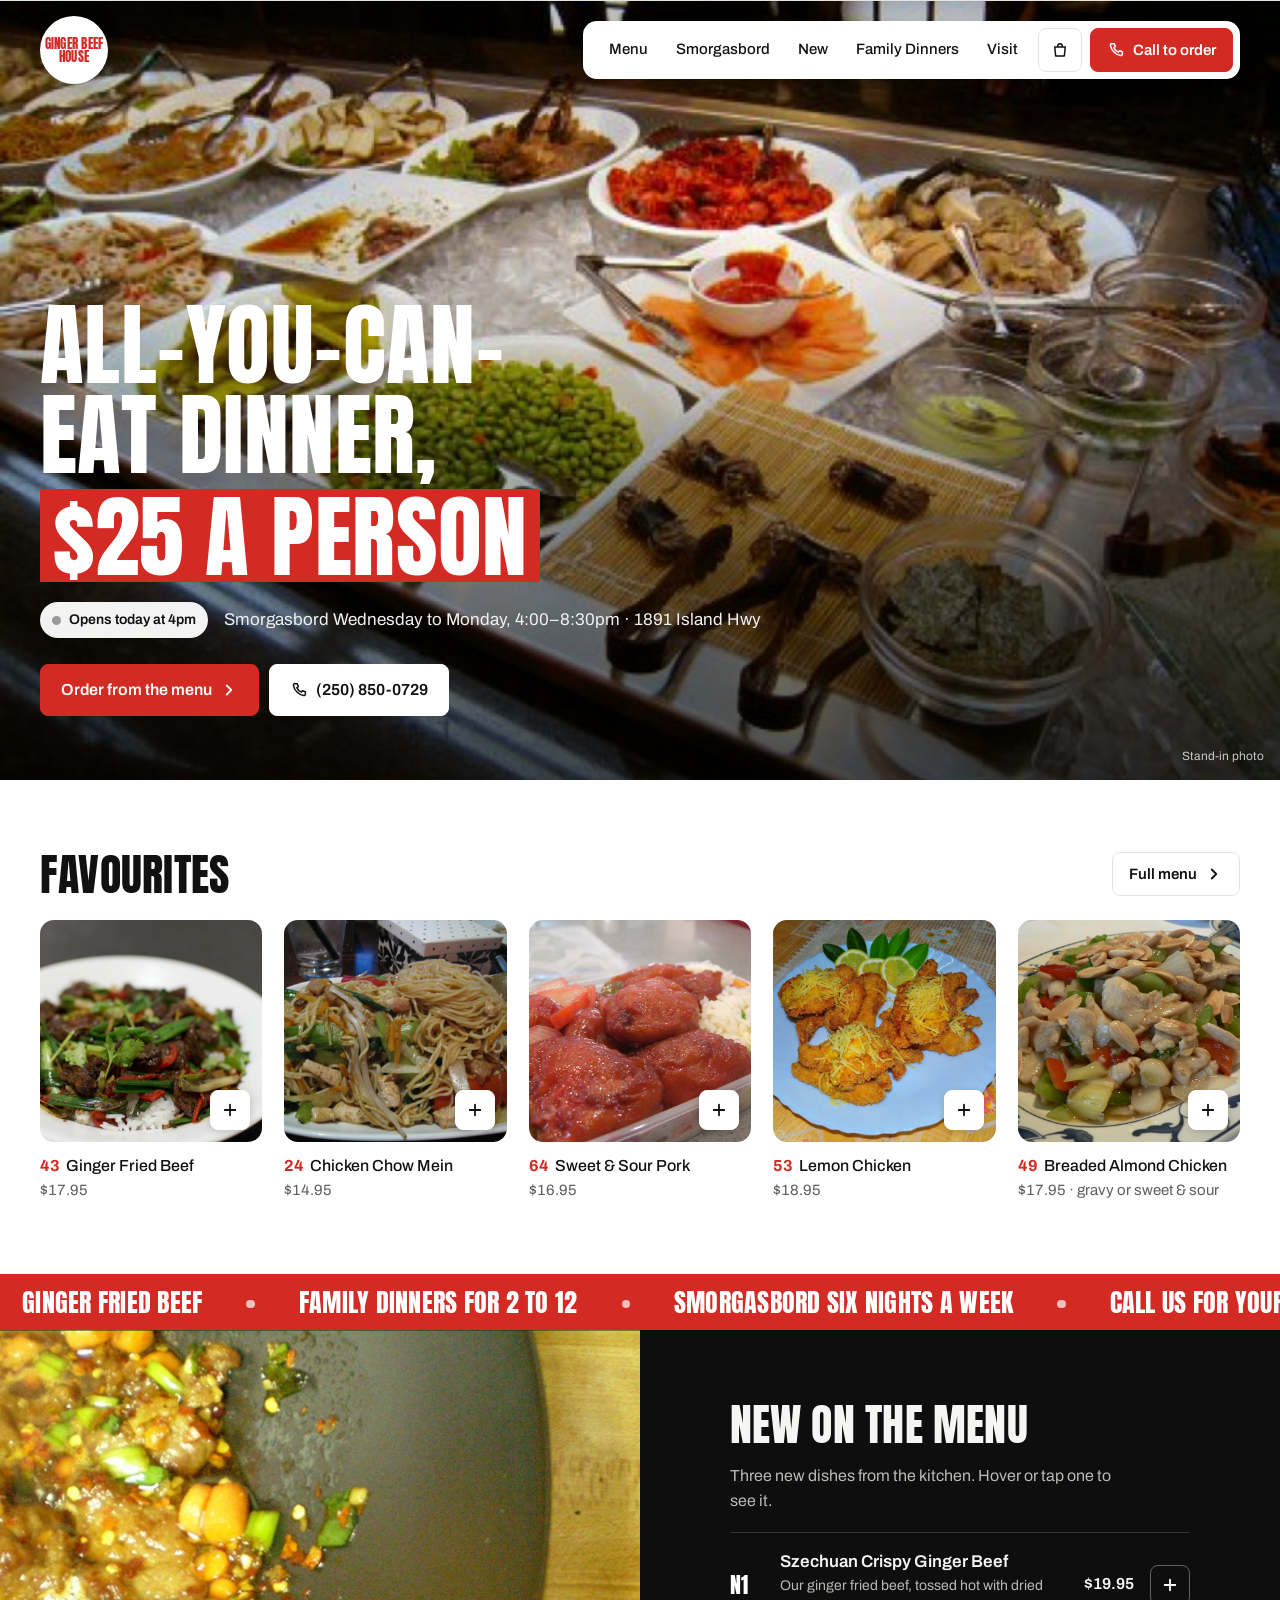
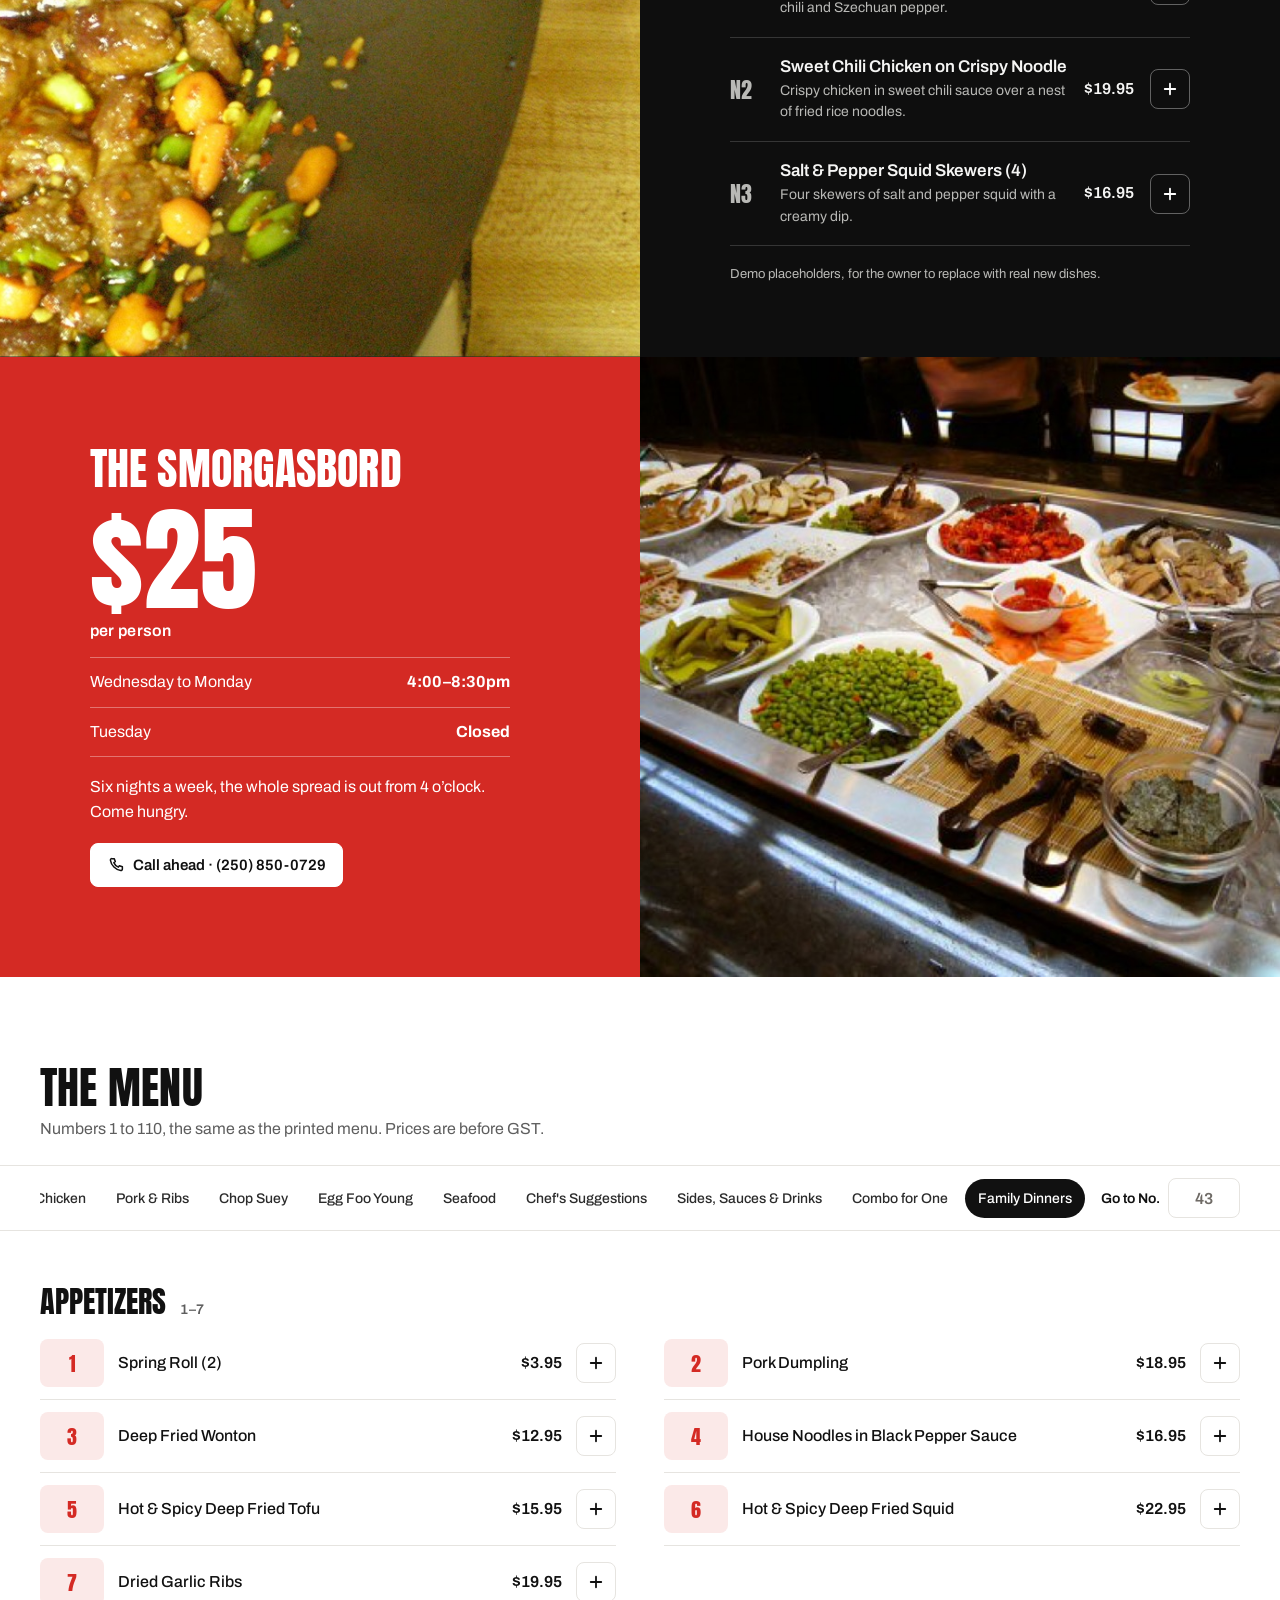
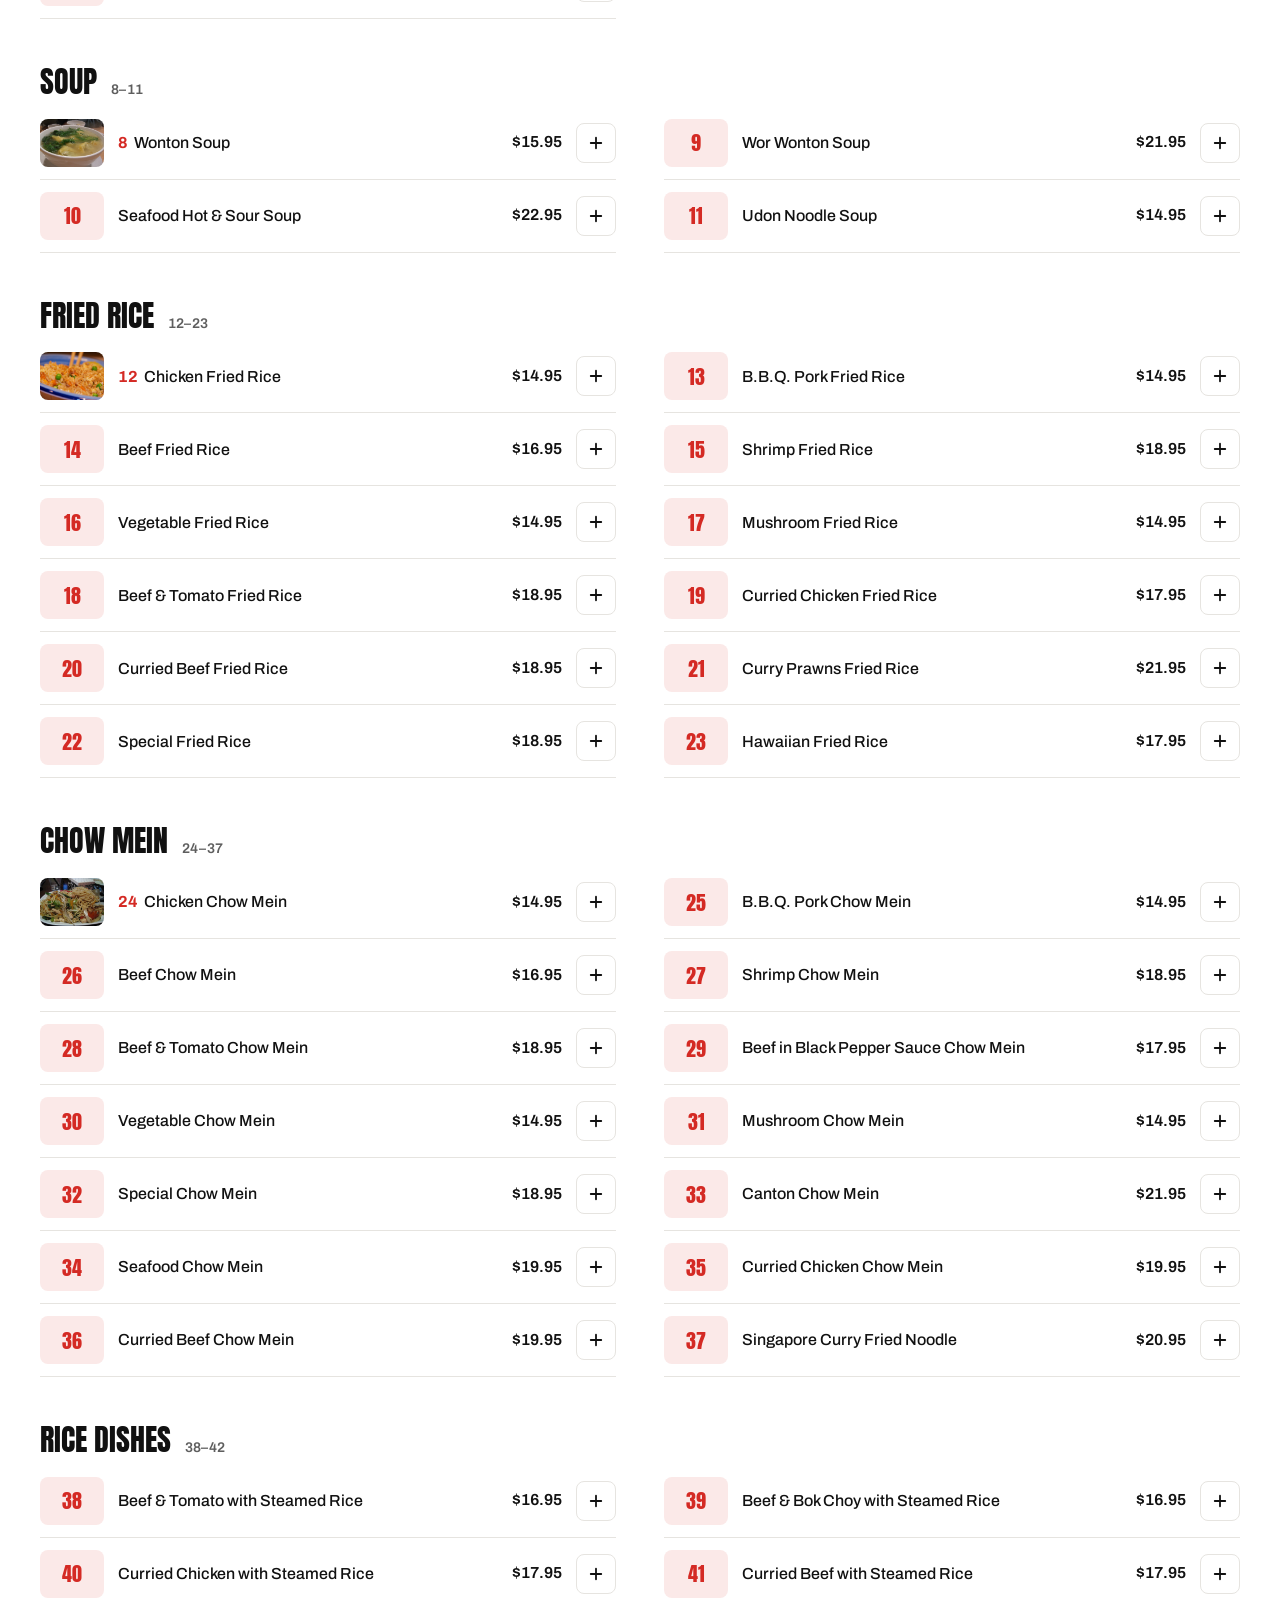
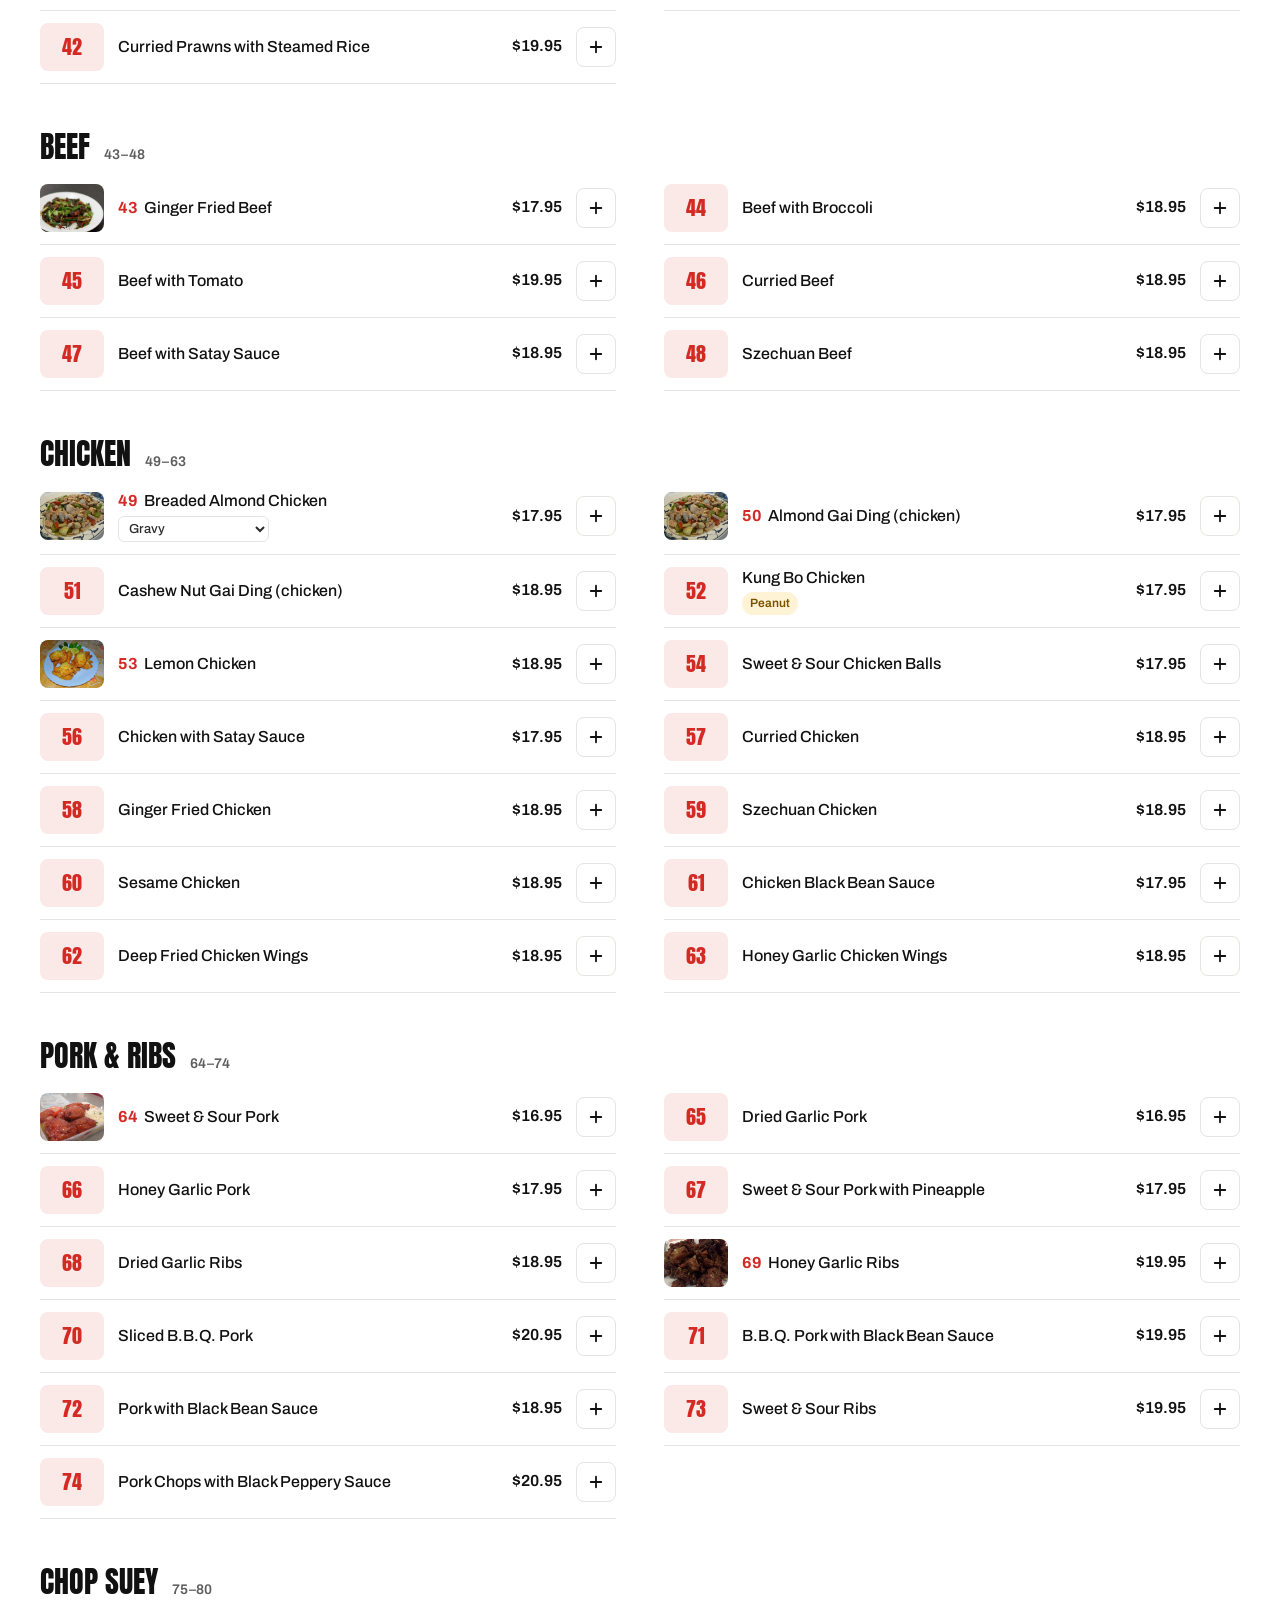
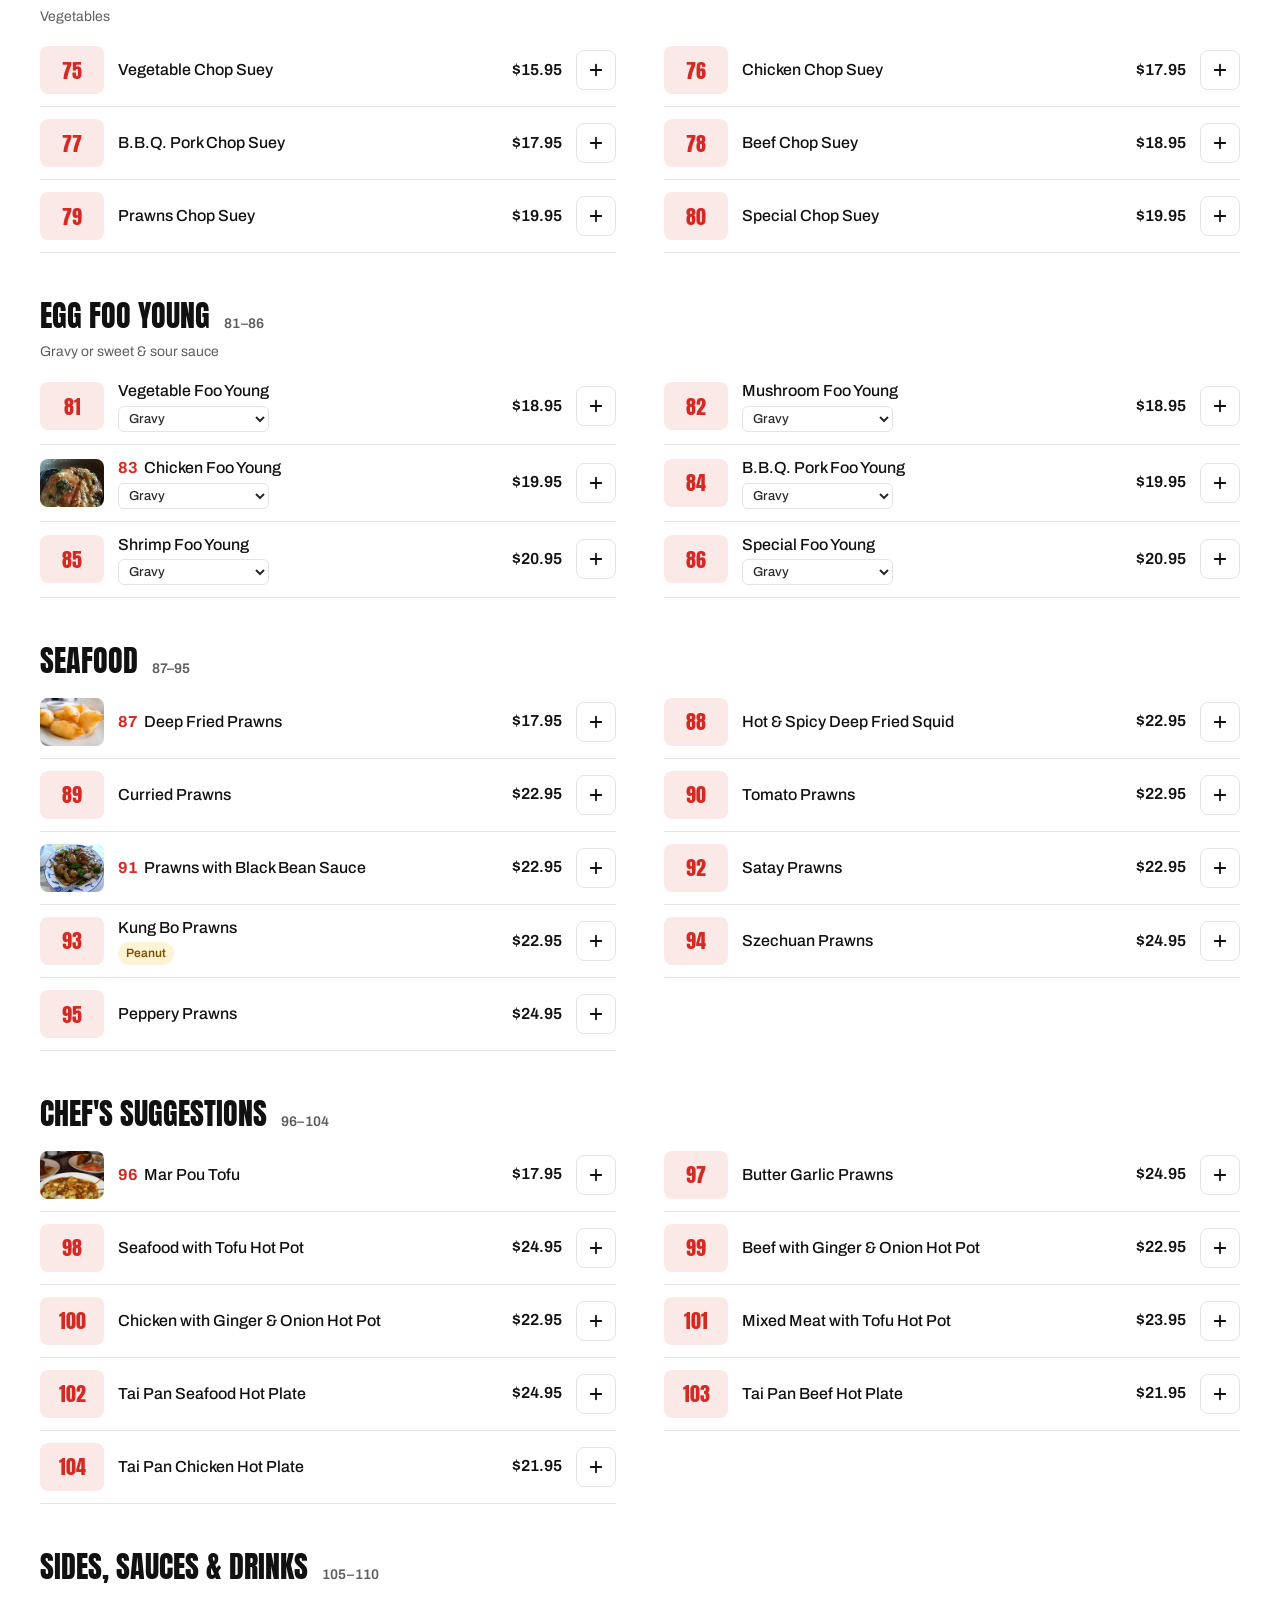
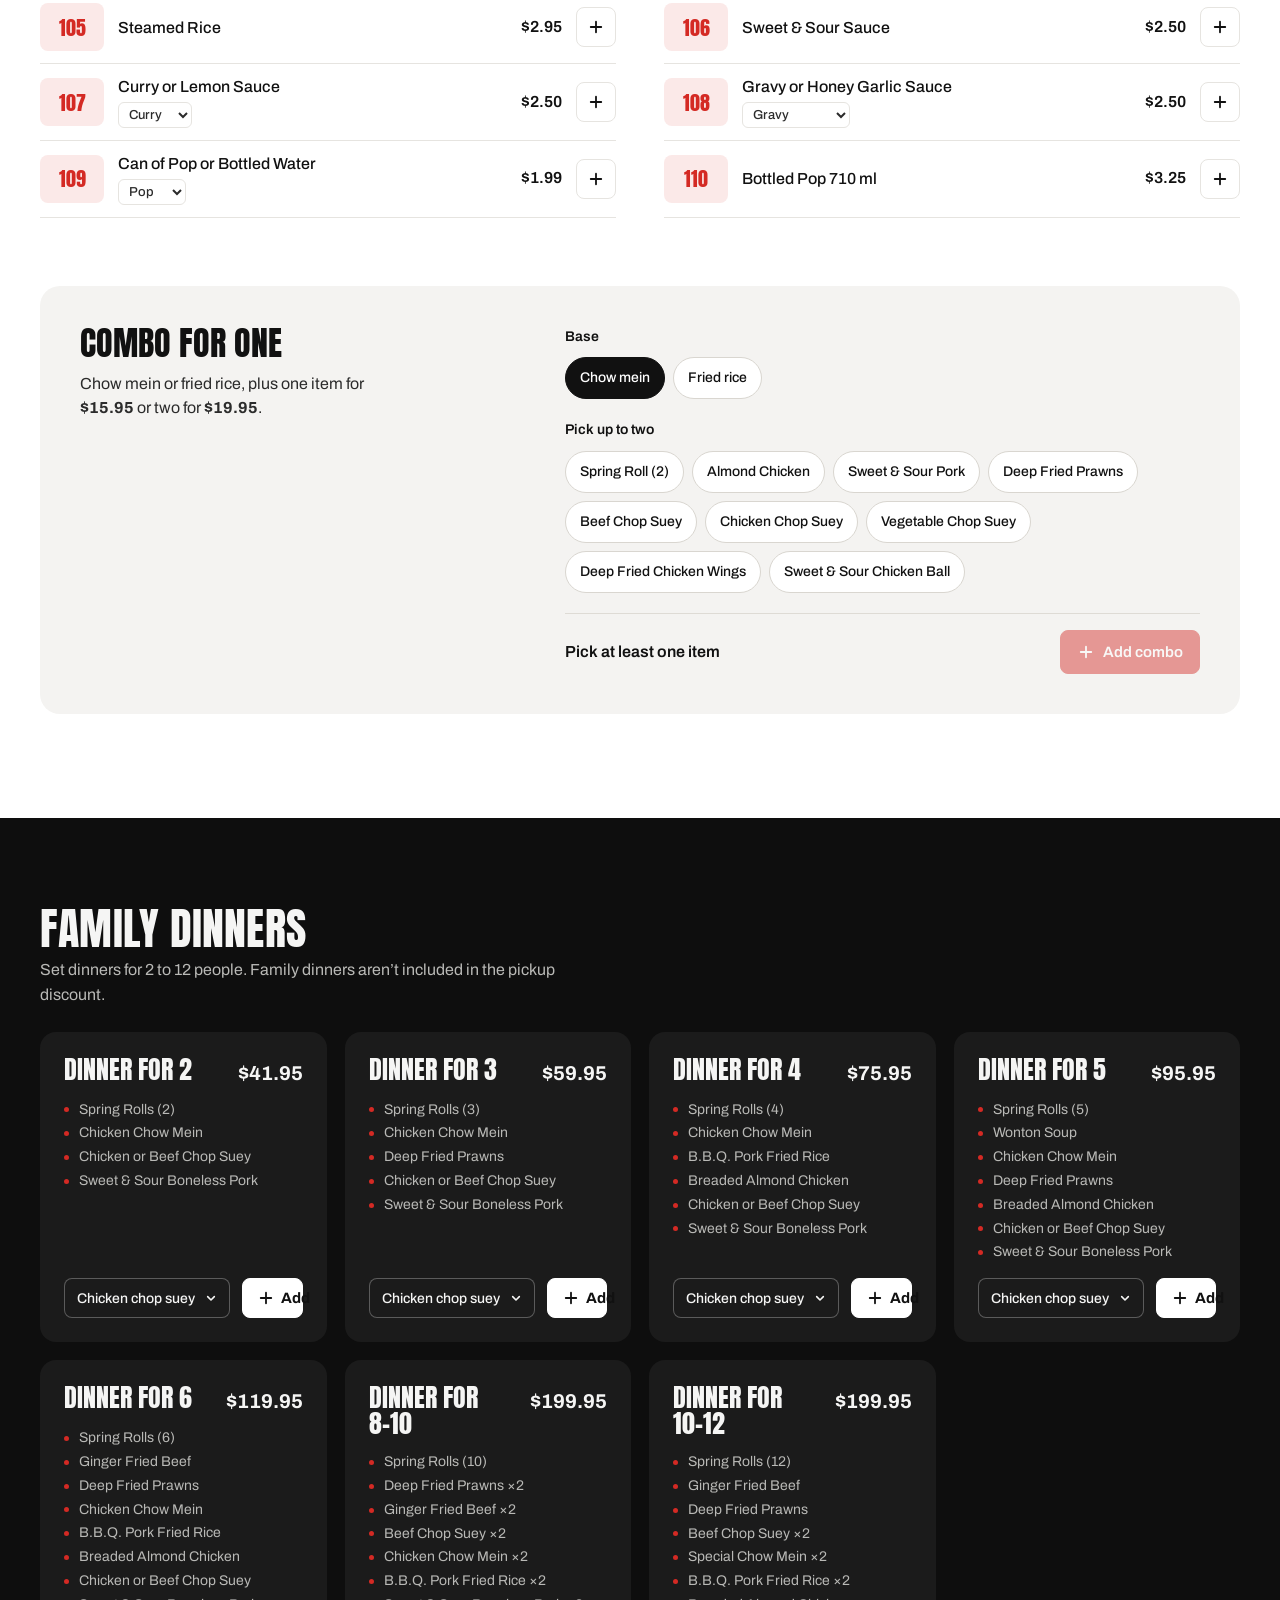
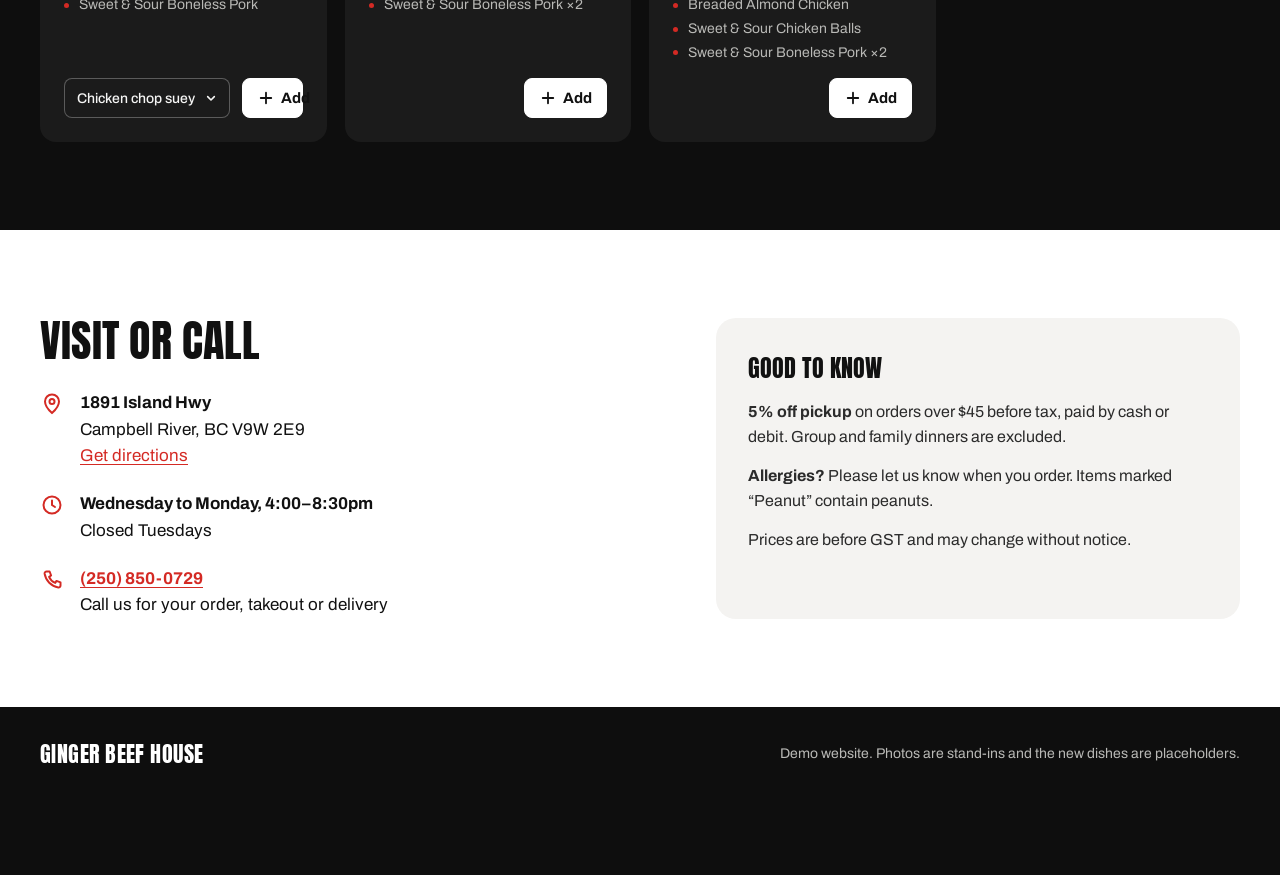
<file: .demo/option-1/index.html>
<!doctype html>
<html lang="en">
<head>
<meta charset="utf-8">
<meta name="viewport" content="width=device-width,initial-scale=1">
<title>Ginger Beef House · Campbell River</title>
<meta name="description" content="Chinese food and a $25 dinner smorgasbord on Island Hwy, Campbell River. Full menu with prices. Call (250) 850-0729.">
<link rel="preconnect" href="https://fonts.googleapis.com">
<link rel="preconnect" href="https://fonts.gstatic.com" crossorigin>
<link href="https://fonts.googleapis.com/css2?family=Anton&family=Archivo:wght@400;500;600;700&display=swap" rel="stylesheet">
<link rel="stylesheet" href="style.css">
</head>
<body>
<svg width="0" height="0" style="position:absolute" aria-hidden="true">
  <symbol id="i-plus" viewBox="0 0 24 24"><path d="M12 5v14M5 12h14" fill="none" stroke="currentColor" stroke-width="2.4" stroke-linecap="round"/></symbol>
  <symbol id="i-minus" viewBox="0 0 24 24"><path d="M5 12h14" fill="none" stroke="currentColor" stroke-width="2.4" stroke-linecap="round"/></symbol>
  <symbol id="i-x" viewBox="0 0 24 24"><path d="M6 6l12 12M18 6L6 18" fill="none" stroke="currentColor" stroke-width="2.2" stroke-linecap="round"/></symbol>
  <symbol id="i-bag" viewBox="0 0 24 24"><g fill="none" stroke="currentColor" stroke-width="2" stroke-linejoin="round"><path d="M5 8h14l-1.2 12H6.2z"/><path d="M9 8V6.5a3 3 0 0 1 6 0V8"/></g></symbol>
  <symbol id="i-phone" viewBox="0 0 24 24"><path d="M6.6 3.5h3l1.5 4-2 1.3a11 11 0 0 0 6.1 6.1l1.3-2 4 1.5v3a2 2 0 0 1-2.2 2A16.5 16.5 0 0 1 4.6 5.7a2 2 0 0 1 2-2.2z" fill="none" stroke="currentColor" stroke-width="2" stroke-linejoin="round"/></symbol>
  <symbol id="i-arrow" viewBox="0 0 24 24"><path d="M9 6l6 6-6 6" fill="none" stroke="currentColor" stroke-width="2.4" stroke-linecap="round" stroke-linejoin="round"/></symbol>
  <symbol id="i-pin" viewBox="0 0 24 24"><g fill="none" stroke="currentColor" stroke-width="2"><path d="M12 21s7-6.2 7-11.5a7 7 0 0 0-14 0C5 14.8 12 21 12 21z"/><circle cx="12" cy="9.5" r="2.5"/></g></symbol>
  <symbol id="i-clock" viewBox="0 0 24 24"><g fill="none" stroke="currentColor" stroke-width="2" stroke-linecap="round"><circle cx="12" cy="12" r="8.5"/><path d="M12 7.5V12l3 2"/></g></symbol>
</svg>

<a class="skip" href="#menu">Skip to the menu</a>

<div class="navbg" aria-hidden="true"></div>
<header class="nav" id="top">
  <a class="brand" href="#top" aria-label="Ginger Beef House, back to top">Ginger Beef<br>House</a>
  <nav class="nav__bar" aria-label="Main">
    <a href="#menu">Menu</a>
    <a href="#smorgasbord">Smorgasbord</a>
    <a href="#new">New</a>
    <a href="#dinners">Family Dinners</a>
    <a href="#visit">Visit</a>
    <button class="nav__bag" type="button" data-open-cart aria-label="Your order, 0 items"><svg><use href="#i-bag"/></svg><span class="nav__count" data-count>0</span></button>
    <a class="btn btn--red" href="tel:+12508500729"><svg><use href="#i-phone"/></svg><span>Call to order</span></a>
  </nav>
</header>

<main>
<section class="hero" aria-labelledby="hero-h">
  <img class="hero__img" src="../img/smorgasbord.jpg" alt="A buffet counter lined with trays of Chinese dishes (stand-in photo)" width="900" height="600">
  <div class="hero__in">
    <h1 id="hero-h">All-you-can-eat dinner, <span>$25 a person</span></h1>
    <p class="hero__meta"><span class="status" data-status><i></i><span>Checking hours…</span></span> <span>Smorgasbord Wednesday to Monday, <span class="nowrap">4:00–8:30pm</span> · 1891 Island Hwy</span></p>
    <div class="hero__ctas">
      <a class="btn btn--red btn--lg" href="#menu">Order from the menu <svg><use href="#i-arrow"/></svg></a>
      <a class="btn btn--white btn--lg" href="tel:+12508500729"><svg><use href="#i-phone"/></svg>(250) 850-0729</a>
    </div>
  </div>
  <span class="hero__credit">Stand-in photo</span>
</section>

<section class="wrap feat" aria-labelledby="fav-h">
  <div class="sec-head">
    <h2 id="fav-h">Favourites</h2>
    <a class="btn btn--ghost" href="#menu">Full menu <svg><use href="#i-arrow"/></svg></a>
  </div>
  <div class="rail" id="favs"></div>
</section>

<div class="band" aria-hidden="true"><div class="band__track"><span>Ginger fried beef</span><span>Family dinners for 2 to 12</span><span>Smorgasbord six nights a week</span><span>Call us for your order</span><span>Ginger fried beef</span><span>Family dinners for 2 to 12</span><span>Smorgasbord six nights a week</span><span>Call us for your order</span></div></div>

<section class="split split--dark" id="new" aria-labelledby="new-h">
  <div class="split__media" id="new-media"></div>
  <div class="split__txt">
    <h2 id="new-h">New on the menu</h2>
    <p class="lede">Three new dishes from the kitchen. Hover or tap one to see it.</p>
    <ul class="newlist" id="news"></ul>
    <p class="fine">Demo placeholders, for the owner to replace with real new dishes.</p>
  </div>
</section>

<section class="split split--red" id="smorgasbord" aria-labelledby="smorg-h">
  <div class="split__txt">
    <h2 id="smorg-h">The smorgasbord</h2>
    <p class="price-big">$25<small>per person</small></p>
    <ul class="hours">
      <li><span>Wednesday to Monday</span><b>4:00–8:30pm</b></li>
      <li><span>Tuesday</span><b>Closed</b></li>
    </ul>
    <p>Six nights a week, the whole spread is out from 4 o’clock. Come hungry.</p>
    <a class="btn btn--white" href="tel:+12508500729"><svg><use href="#i-phone"/></svg>Call ahead · (250) 850-0729</a>
  </div>
  <div class="split__media"><img src="../img/smorgasbord.jpg" alt="Buffet trays (stand-in photo)" loading="lazy" width="900" height="600"></div>
</section>

<section class="menu" id="menu" aria-labelledby="menu-h">
  <div class="wrap">
    <div class="sec-head sec-head--stack">
      <h2 id="menu-h">The menu</h2>
      <p>Numbers 1 to 110, the same as the printed menu. Prices are before GST.</p>
    </div>
  </div>
  <div class="catbar" id="catbar">
    <div class="wrap catbar__in">
      <nav class="catbar__links" id="catlinks" aria-label="Menu categories"></nav>
      <form class="finder" id="finder" role="search">
        <label for="find-no">Go to No.</label>
        <input id="find-no" inputmode="numeric" pattern="[0-9]*" maxlength="3" placeholder="43" autocomplete="off">
        <span class="finder__msg" id="find-msg" role="status"></span>
      </form>
    </div>
  </div>
  <div class="wrap" id="cats"></div>

  <div class="wrap">
    <section class="combo" id="combo" aria-labelledby="combo-h">
      <div class="combo__head">
        <h3 id="combo-h">Combo for one</h3>
        <p>Chow mein or fried rice, plus one item for <b>$15.95</b> or two for <b>$19.95</b>.</p>
      </div>
      <div class="combo__body">
        <fieldset class="seg"><legend>Base</legend>
          <label><input type="radio" name="combo-base" value="Chow mein" checked><span>Chow mein</span></label>
          <label><input type="radio" name="combo-base" value="Fried rice"><span>Fried rice</span></label>
        </fieldset>
        <fieldset class="picks"><legend>Pick up to two</legend><div id="picks"></div></fieldset>
        <div class="combo__foot"><span id="combo-out" aria-live="polite">Pick at least one item</span><button class="btn btn--red" type="button" id="combo-add" disabled><svg><use href="#i-plus"/></svg>Add combo</button></div>
      </div>
    </section>
  </div>
</section>

<section class="dinners" id="dinners" aria-labelledby="din-h">
  <div class="wrap">
    <div class="sec-head sec-head--stack">
      <h2 id="din-h">Family dinners</h2>
      <p>Set dinners for 2 to 12 people. Family dinners aren’t included in the pickup discount.</p>
    </div>
    <div class="dgrid" id="dinner-list"></div>
  </div>
</section>

<section class="wrap visit" id="visit" aria-labelledby="visit-h">
  <div>
    <h2 id="visit-h">Visit or call</h2>
    <ul class="facts">
      <li><svg><use href="#i-pin"/></svg><div><b>1891 Island Hwy</b><br>Campbell River, BC V9W 2E9<br><a href="https://maps.google.com/?q=1891+Island+Hwy+Campbell+River+BC">Get directions</a></div></li>
      <li><svg><use href="#i-clock"/></svg><div><b>Wednesday to Monday, 4:00–8:30pm</b><br>Closed Tuesdays</div></li>
      <li><svg><use href="#i-phone"/></svg><div><b><a href="tel:+12508500729">(250) 850-0729</a></b><br>Call us for your order, takeout or delivery</div></li>
    </ul>
  </div>
  <div class="visit__notes">
    <h3>Good to know</h3>
    <p><b>5% off pickup</b> on orders over $45 before tax, paid by cash or debit. Group and family dinners are excluded.</p>
    <p><b>Allergies?</b> Please let us know when you order. Items marked “Peanut” contain peanuts.</p>
    <p>Prices are before GST and may change without notice.</p>
  </div>
</section>
</main>

<footer class="foot">
  <div class="wrap foot__in">
    <span class="brand brand--foot">Ginger Beef House</span>
    <p>Demo website. Photos are stand-ins and the new dishes are placeholders.</p>
  </div>
</footer>

<button class="pill" type="button" data-open-cart hidden><svg><use href="#i-bag"/></svg><span>View order</span><b data-count>0</b><span data-total>$0.00</span></button>

<dialog class="drawer" id="drawer" aria-labelledby="drawer-h">
  <div class="drawer__in">
    <header class="drawer__head">
      <h2 id="drawer-h">Your order</h2>
      <button class="iconbtn" type="button" data-close-cart aria-label="Close"><svg><use href="#i-x"/></svg></button>
    </header>
    <div class="drawer__body" id="lines"></div>
    <footer class="drawer__foot">
      <dl class="totals">
        <div><dt>Subtotal</dt><dd id="t-sub">$0.00</dd></div>
        <div><dt>GST (5%)</dt><dd id="t-gst">$0.00</dd></div>
        <div class="totals__grand"><dt>Total</dt><dd id="t-total">$0.00</dd></div>
      </dl>
      <p class="drawer__disc" id="t-disc"></p>
      <a class="btn btn--red btn--lg btn--block" href="tel:+12508500729"><svg><use href="#i-phone"/></svg>Call (250) 850-0729 to order</a>
      <button class="linkbtn" type="button" id="clear">Clear order</button>
      <p class="fine">This demo doesn’t take payment. Read your order out when you call.</p>
    </footer>
  </div>
</dialog>

<div class="sr-only" aria-live="polite" id="announce"></div>

<script src="../shared/menu.js"></script>
<script src="../shared/core.js"></script>
<script src="app.js"></script>
</body>
</html>
</file>
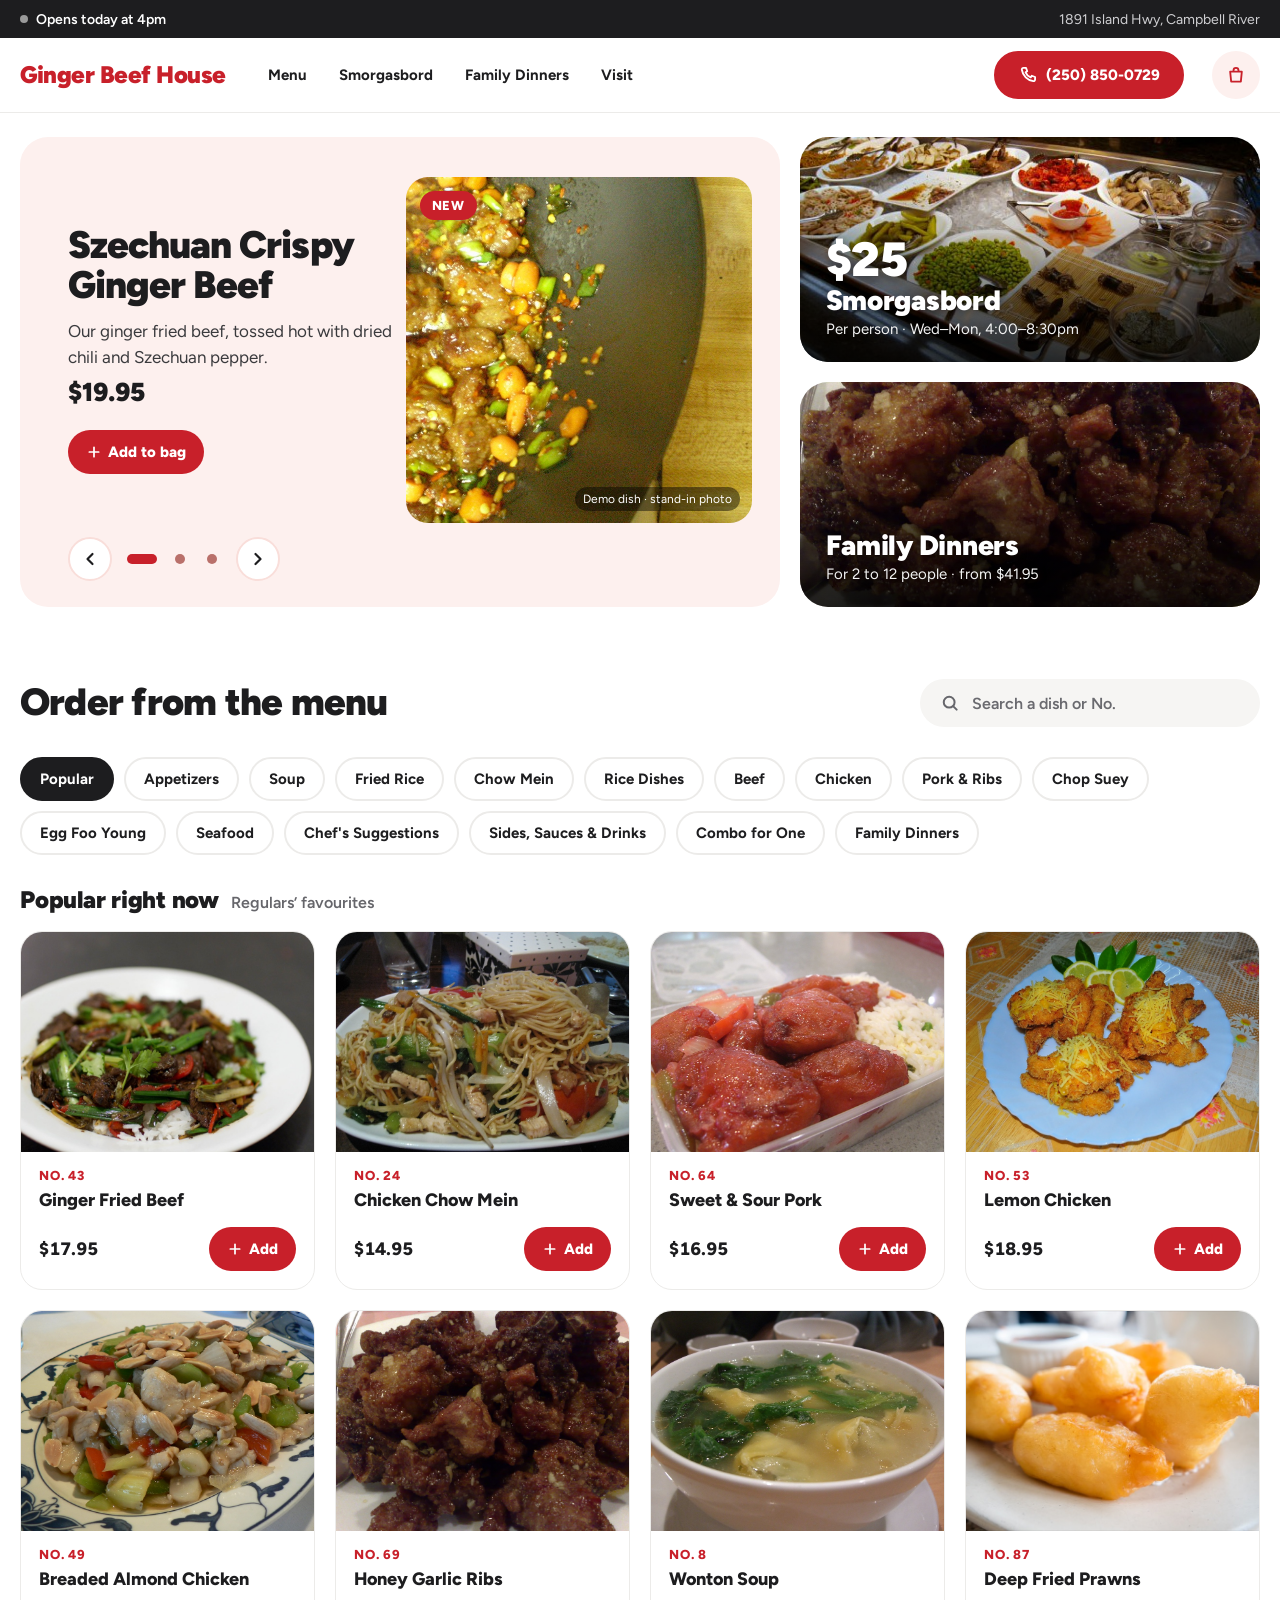
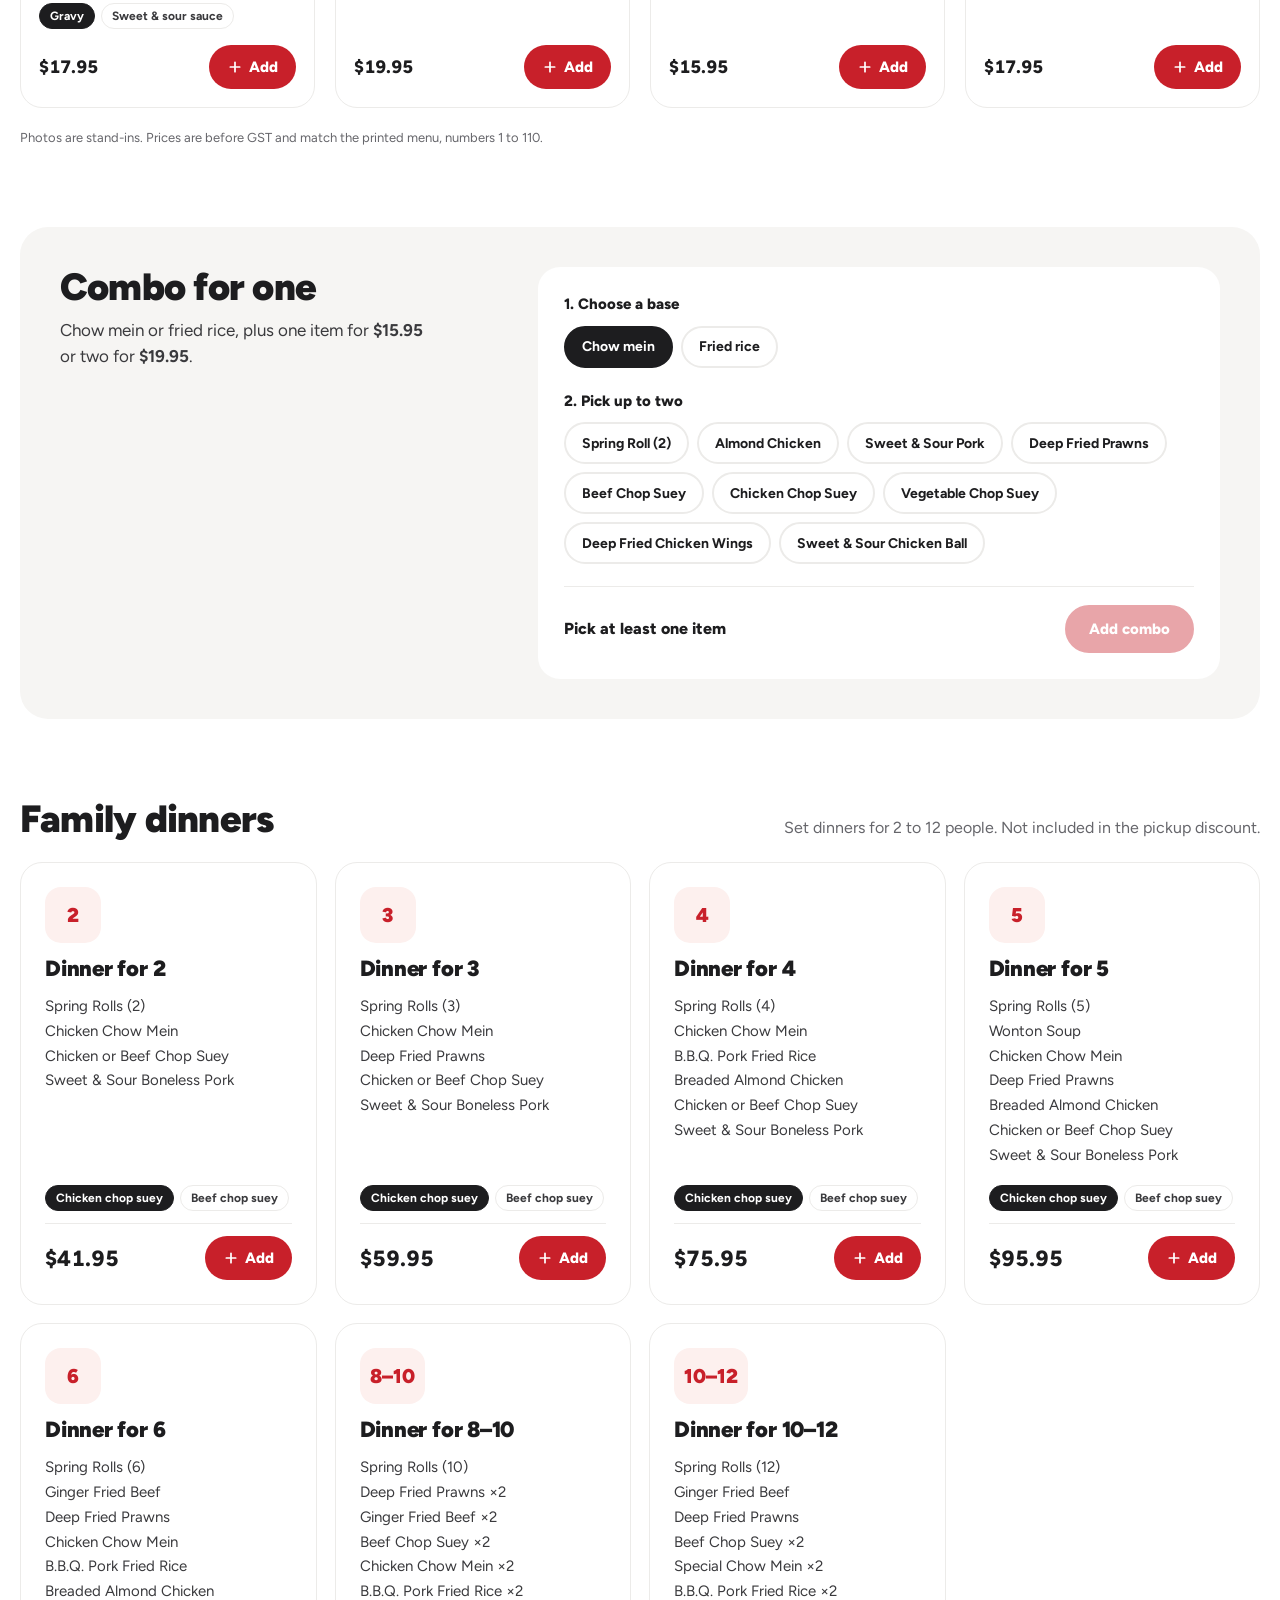
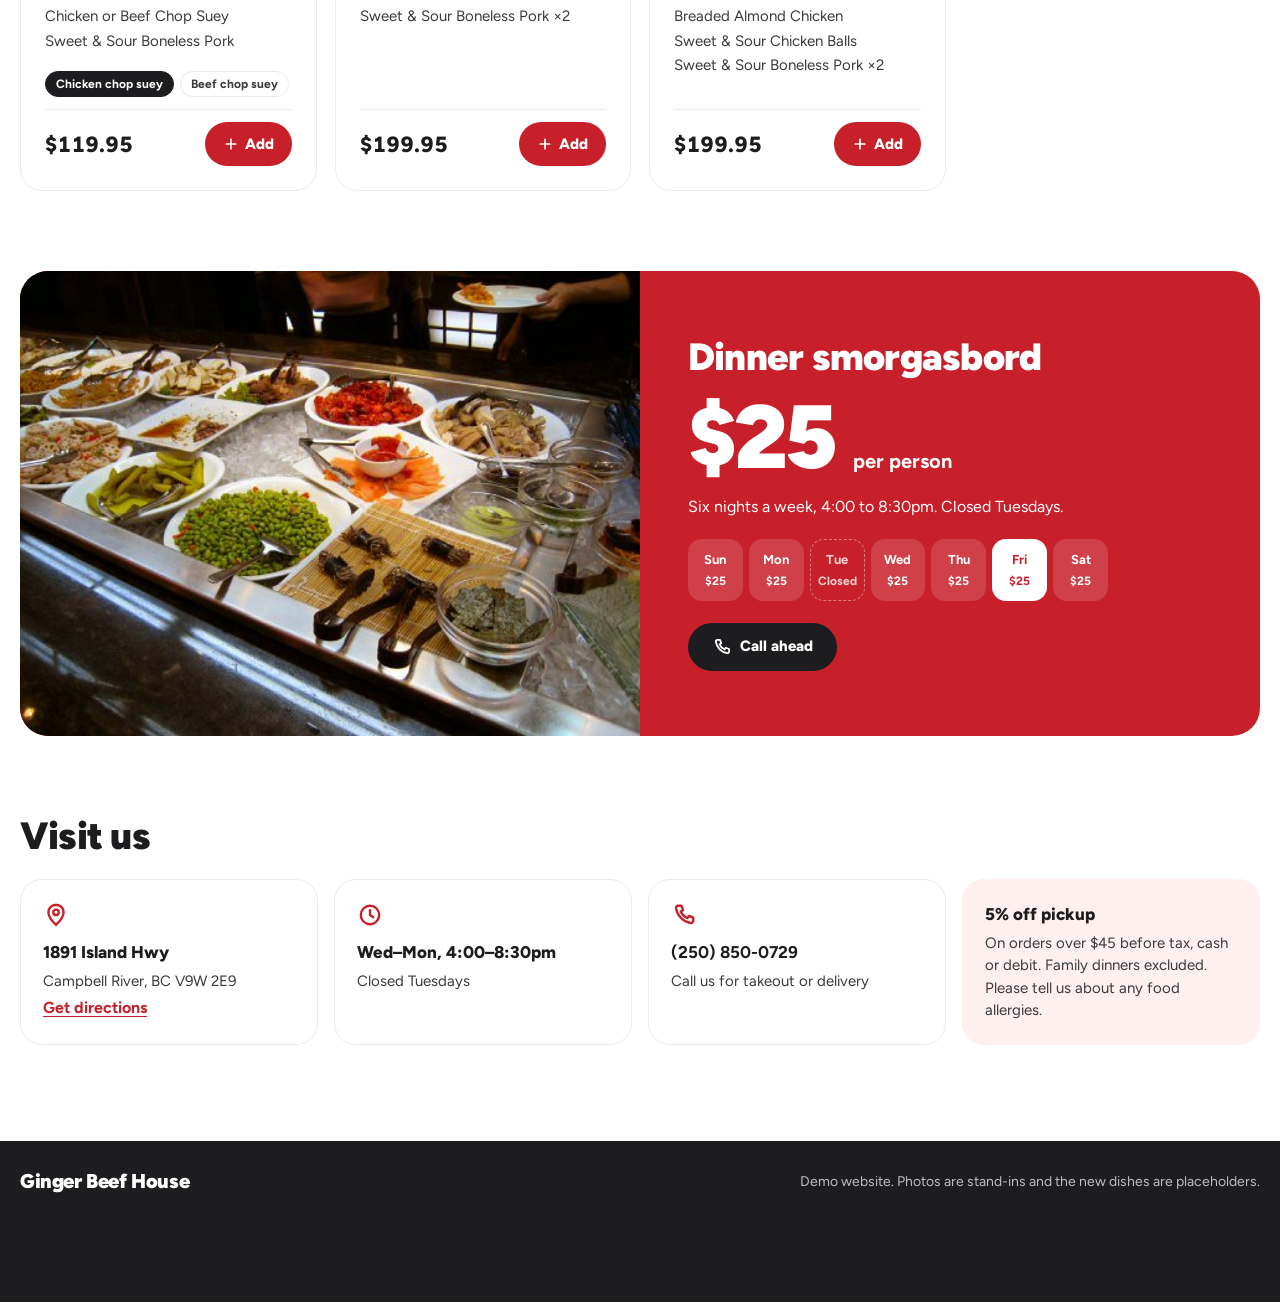
<file: .demo/option-2/index.html>
<!doctype html>
<html lang="en">
<head>
<meta charset="utf-8">
<meta name="viewport" content="width=device-width,initial-scale=1">
<title>Ginger Beef House · Campbell River</title>
<meta name="description" content="Chinese food and a $25 dinner smorgasbord on Island Hwy, Campbell River. Full menu with prices. Call (250) 850-0729.">
<link rel="preconnect" href="https://fonts.googleapis.com">
<link rel="preconnect" href="https://fonts.gstatic.com" crossorigin>
<link href="https://fonts.googleapis.com/css2?family=Figtree:wght@400;500;600;700;800;900&display=swap" rel="stylesheet">
<link rel="stylesheet" href="style.css">
</head>
<body>
<svg width="0" height="0" style="position:absolute" aria-hidden="true">
  <symbol id="i-plus" viewBox="0 0 24 24"><path d="M12 5v14M5 12h14" fill="none" stroke="currentColor" stroke-width="2.6" stroke-linecap="round"/></symbol>
  <symbol id="i-minus" viewBox="0 0 24 24"><path d="M5 12h14" fill="none" stroke="currentColor" stroke-width="2.6" stroke-linecap="round"/></symbol>
  <symbol id="i-x" viewBox="0 0 24 24"><path d="M6 6l12 12M18 6L6 18" fill="none" stroke="currentColor" stroke-width="2.4" stroke-linecap="round"/></symbol>
  <symbol id="i-bag" viewBox="0 0 24 24"><g fill="none" stroke="currentColor" stroke-width="2.2" stroke-linejoin="round"><path d="M5 8h14l-1.2 12H6.2z"/><path d="M9 8V6.5a3 3 0 0 1 6 0V8"/></g></symbol>
  <symbol id="i-phone" viewBox="0 0 24 24"><path d="M6.6 3.5h3l1.5 4-2 1.3a11 11 0 0 0 6.1 6.1l1.3-2 4 1.5v3a2 2 0 0 1-2.2 2A16.5 16.5 0 0 1 4.6 5.7a2 2 0 0 1 2-2.2z" fill="none" stroke="currentColor" stroke-width="2.2" stroke-linejoin="round"/></symbol>
  <symbol id="i-left" viewBox="0 0 24 24"><path d="M15 6l-6 6 6 6" fill="none" stroke="currentColor" stroke-width="2.6" stroke-linecap="round" stroke-linejoin="round"/></symbol>
  <symbol id="i-right" viewBox="0 0 24 24"><path d="M9 6l6 6-6 6" fill="none" stroke="currentColor" stroke-width="2.6" stroke-linecap="round" stroke-linejoin="round"/></symbol>
  <symbol id="i-search" viewBox="0 0 24 24"><g fill="none" stroke="currentColor" stroke-width="2.4" stroke-linecap="round"><circle cx="11" cy="11" r="6.5"/><path d="M16 16l4 4"/></g></symbol>
  <symbol id="i-pin" viewBox="0 0 24 24"><g fill="none" stroke="currentColor" stroke-width="2.2"><path d="M12 21s7-6.2 7-11.5a7 7 0 0 0-14 0C5 14.8 12 21 12 21z"/><circle cx="12" cy="9.5" r="2.5"/></g></symbol>
  <symbol id="i-clock" viewBox="0 0 24 24"><g fill="none" stroke="currentColor" stroke-width="2.2" stroke-linecap="round"><circle cx="12" cy="12" r="8.5"/><path d="M12 7.5V12l3 2"/></g></symbol>
</svg>

<a class="skip" href="#menu">Skip to the menu</a>

<div class="util">
  <div class="wrap util__in">
    <span class="status" data-status><i></i><span>Checking hours…</span></span>
    <span class="util__addr">1891 Island Hwy, Campbell River</span>
  </div>
</div>

<header class="top">
  <div class="wrap top__in">
    <a class="brand" href="#">Ginger Beef House</a>
    <nav class="top__nav" aria-label="Main">
      <a href="#menu">Menu</a><a href="#smorgasbord">Smorgasbord</a><a href="#dinners">Family Dinners</a><a href="#visit">Visit</a>
    </nav>
    <a class="pill pill--red top__call" href="tel:+12508500729"><svg><use href="#i-phone"/></svg><span>(250) 850-0729</span></a>
    <button class="bag" type="button" data-open-cart aria-label="Your bag, 0 items"><svg><use href="#i-bag"/></svg><b data-count>0</b></button>
  </div>
</header>

<main class="wrap">
  <h1 class="sr-only">Ginger Beef House, Chinese food and dinner smorgasbord in Campbell River</h1>
  <section class="hero" aria-label="Featured">
    <div class="promo" id="promo" aria-roledescription="carousel" aria-label="New dishes">
      <div class="promo__slides" id="slides"></div>
      <div class="promo__ctl">
        <button class="round" type="button" id="prev" aria-label="Previous dish"><svg><use href="#i-left"/></svg></button>
        <div class="dots" id="dots" role="tablist" aria-label="Choose a new dish"></div>
        <button class="round" type="button" id="next" aria-label="Next dish"><svg><use href="#i-right"/></svg></button>
      </div>
    </div>
    <div class="tiles">
      <a class="tile" href="#smorgasbord">
        <img src="../img/smorgasbord.jpg" alt="" width="900" height="600">
        <span class="tile__txt"><b class="tile__price">$25</b><b>Smorgasbord</b><span>Per person · Wed–Mon, 4:00–8:30pm</span></span>
      </a>
      <a class="tile" href="#dinners">
        <img src="../img/honey-garlic-ribs.jpg" alt="" width="900" height="600">
        <span class="tile__txt"><b>Family Dinners</b><span>For 2 to 12 people · from $41.95</span></span>
      </a>
    </div>
  </section>

  <section class="menu" id="menu" aria-labelledby="menu-h">
    <div class="menu__head">
      <h2 id="menu-h">Order from the menu</h2>
      <label class="search"><svg><use href="#i-search"/></svg><span class="sr-only">Search dishes or menu number</span><input id="q" type="search" placeholder="Search a dish or No." autocomplete="off"></label>
    </div>
    <div class="chips" id="chips" role="tablist" aria-label="Menu categories"></div>
    <div id="panel" role="tabpanel"></div>
    <p class="note">Photos are stand-ins. Prices are before GST and match the printed menu, numbers 1 to 110.</p>
  </section>

  <section class="combo" id="combo" aria-labelledby="combo-h">
    <div class="combo__intro">
      <h2 id="combo-h">Combo for one</h2>
      <p>Chow mein or fried rice, plus one item for <b>$15.95</b> or two for <b>$19.95</b>.</p>
    </div>
    <div class="combo__build">
      <fieldset class="seg"><legend>1. Choose a base</legend>
        <label><input type="radio" name="combo-base" value="Chow mein" checked><span>Chow mein</span></label>
        <label><input type="radio" name="combo-base" value="Fried rice"><span>Fried rice</span></label>
      </fieldset>
      <fieldset class="seg"><legend>2. Pick up to two</legend><div class="seg__wrap" id="picks"></div></fieldset>
      <div class="combo__foot"><span id="combo-out" aria-live="polite">Pick at least one item</span><button class="pill pill--red" type="button" id="combo-add" disabled>Add combo</button></div>
    </div>
  </section>

  <section class="dinners" id="dinners" aria-labelledby="din-h">
    <div class="sec-head"><h2 id="din-h">Family dinners</h2><p>Set dinners for 2 to 12 people. Not included in the pickup discount.</p></div>
    <div class="dgrid" id="dinner-list"></div>
  </section>

  <section class="smorg" id="smorgasbord" aria-labelledby="smorg-h">
    <img class="smorg__img" src="../img/smorgasbord.jpg" alt="Buffet trays (stand-in photo)" loading="lazy" width="900" height="600">
    <div class="smorg__txt">
      <h2 id="smorg-h">Dinner smorgasbord</h2>
      <p class="smorg__price">$25 <span>per person</span></p>
      <p>Six nights a week, 4:00 to 8:30pm. Closed Tuesdays.</p>
      <ol class="week" id="week" aria-label="Smorgasbord days this week"></ol>
      <a class="pill pill--ink" href="tel:+12508500729"><svg><use href="#i-phone"/></svg>Call ahead</a>
    </div>
  </section>

  <section class="visit" id="visit" aria-labelledby="visit-h">
    <h2 id="visit-h">Visit us</h2>
    <div class="visit__grid">
      <div class="vcard"><svg><use href="#i-pin"/></svg><b>1891 Island Hwy</b><span>Campbell River, BC V9W 2E9</span><a href="https://maps.google.com/?q=1891+Island+Hwy+Campbell+River+BC">Get directions</a></div>
      <div class="vcard"><svg><use href="#i-clock"/></svg><b>Wed–Mon, 4:00–8:30pm</b><span>Closed Tuesdays</span></div>
      <div class="vcard"><svg><use href="#i-phone"/></svg><b><a href="tel:+12508500729">(250) 850-0729</a></b><span>Call us for takeout or delivery</span></div>
      <div class="vcard vcard--tint"><b>5% off pickup</b><span>On orders over $45 before tax, cash or debit. Family dinners excluded. Please tell us about any food allergies.</span></div>
    </div>
  </section>
</main>

<footer class="foot">
  <div class="wrap foot__in"><span class="brand brand--foot">Ginger Beef House</span><p>Demo website. Photos are stand-ins and the new dishes are placeholders.</p></div>
</footer>

<button class="bagbar" type="button" data-open-cart hidden><span><b data-count>0</b> in your bag</span><span>View bag · <span data-total>$0.00</span></span></button>

<dialog class="sheet" id="sheet" aria-labelledby="sheet-h">
  <div class="sheet__in">
    <header class="sheet__head"><h2 id="sheet-h">Your bag</h2><button class="round" type="button" data-close-cart aria-label="Close"><svg><use href="#i-x"/></svg></button></header>
    <div class="sheet__body" id="lines"></div>
    <footer class="sheet__foot">
      <dl class="totals">
        <div><dt>Subtotal</dt><dd id="t-sub">$0.00</dd></div>
        <div><dt>GST (5%)</dt><dd id="t-gst">$0.00</dd></div>
        <div class="totals__grand"><dt>Total</dt><dd id="t-total">$0.00</dd></div>
      </dl>
      <p class="disc" id="t-disc"></p>
      <a class="pill pill--red pill--block" href="tel:+12508500729"><svg><use href="#i-phone"/></svg>Call (250) 850-0729 to order</a>
      <button class="linkbtn" type="button" id="clear">Empty bag</button>
      <p class="fine">This demo doesn’t take payment. Read your order out when you call.</p>
    </footer>
  </div>
</dialog>

<div class="sr-only" aria-live="polite" id="announce"></div>
<script src="../shared/menu.js"></script>
<script src="../shared/core.js"></script>
<script src="app.js"></script>
</body>
</html>
</file>
<file: .demo/option-1/style.css>
:root{
  --red:#D42A24; --red-deep:#B21F1A; --red-tint:#FBE9E8;
  --ink:#111111; --ink-2:#2B2B2B; --mute:#5E5E5E;
  --paper:#FFFFFF; --soft:#F4F3F1; --line:#E6E4E0;
  --on-dark:#F5F5F4; --on-dark-mute:#B9B9B6;
  --display:"Anton", "Arial Narrow", sans-serif;
  --body:"Archivo", system-ui, -apple-system, sans-serif;
  --r-img:14px; --r-btn:8px;
  --wrap:1200px;
  --ease:cubic-bezier(.16,1,.3,1);
}
*{box-sizing:border-box}
html{scroll-behavior:smooth;scroll-padding-top:180px}
@media (prefers-reduced-motion:reduce){html{scroll-behavior:auto}}
body{margin:0;font:400 16px/1.55 var(--body);color:var(--ink);background:var(--paper);-webkit-font-smoothing:antialiased}
.row__price,.fav__price,.newitem__price,.dcard__price,.line__amt,.totals dd,.line__ctl .q,.add .n,.price-big,.finder input{font-variant-numeric:tabular-nums}
img{display:block;max-width:100%}
h1,h2,h3,p,ul,dl,dd,fieldset{margin:0}
ul{padding:0;list-style:none}
a{color:inherit}
::selection{background:var(--red);color:#fff}
:focus-visible{outline:3px solid var(--red);outline-offset:3px;border-radius:4px}
svg{width:18px;height:18px;flex:none}
.sr-only{position:absolute;width:1px;height:1px;overflow:hidden;clip:rect(0 0 0 0);white-space:nowrap}
.skip{position:absolute;left:16px;top:-60px;background:var(--ink);color:#fff;padding:10px 14px;border-radius:var(--r-btn);z-index:50}
.skip:focus{top:12px}
.wrap{width:min(var(--wrap),calc(100% - 32px));margin-inline:auto}

/* buttons */
.btn{display:inline-flex;align-items:center;justify-content:center;gap:8px;min-height:44px;padding:10px 16px;border-radius:var(--r-btn);border:1px solid var(--line);background:var(--paper);color:var(--ink);font:600 15px/1 var(--body);text-decoration:none;cursor:pointer;transition:background .2s,border-color .2s,transform .2s var(--ease)}
.btn:hover{border-color:#c9c6c0}
.btn:active{transform:translateY(1px)}
.btn--red{background:var(--red);border-color:var(--red);color:#fff}
.btn--red:hover{background:var(--red-deep);border-color:var(--red-deep)}
.btn--white{background:#fff;border-color:#fff;color:var(--ink)}
.btn--white:hover{background:var(--soft);border-color:var(--soft)}
.btn--ghost{background:transparent}
.btn--lg{min-height:52px;padding:14px 20px;font-size:16px}
.btn--block{width:100%}
.btn[disabled]{opacity:.45;cursor:not-allowed}
.iconbtn{display:grid;place-items:center;width:44px;height:44px;border-radius:var(--r-btn);border:1px solid var(--line);background:#fff;color:var(--ink);cursor:pointer}
.linkbtn{background:none;border:0;color:var(--mute);font:500 14px var(--body);text-decoration:underline;text-underline-offset:3px;cursor:pointer;padding:10px}

/* nav */
.nav{position:fixed;top:16px;left:50%;transform:translateX(-50%);width:min(var(--wrap),calc(100% - 32px));display:flex;align-items:center;justify-content:space-between;gap:16px;z-index:20;pointer-events:none}
.nav>*{pointer-events:auto}
.brand{display:grid;place-items:center;width:68px;height:68px;border-radius:50%;background:#fff;color:var(--red);font:400 13px/1.02 var(--display);text-transform:uppercase;text-align:center;text-decoration:none;letter-spacing:.02em;box-shadow:0 4px 18px rgba(0,0,0,.16)}
.nav__bar{display:flex;align-items:center;gap:4px;background:#fff;border-radius:14px;padding:7px 7px 7px 14px;box-shadow:0 6px 24px rgba(0,0,0,.12)}
.nav__bar>a:not(.btn){padding:10px 12px;font-weight:500;font-size:15px;text-decoration:none;border-radius:var(--r-btn)}
.nav__bar>a:not(.btn):hover{background:var(--soft)}
.nav__bag{position:relative;display:grid;place-items:center;width:44px;height:44px;margin:0 4px;border-radius:var(--r-btn);border:1px solid var(--line);background:#fff;color:var(--ink);cursor:pointer}
.nav__count{position:absolute;top:-6px;right:-6px;min-width:20px;height:20px;padding:0 5px;border-radius:999px;background:var(--red);color:#fff;font:700 11px/20px var(--body);text-align:center;transform:scale(0);transition:transform .3s var(--ease)}
.has-items .nav__count{transform:scale(1)}

/* solid band behind the floating nav once past the hero */
.navbg{position:fixed;inset:0 0 auto;height:100px;background:#fff;box-shadow:0 1px 0 var(--line);z-index:19;transform:translateY(-100%);transition:transform .35s var(--ease)}
.scrolled .navbg{transform:none}
.scrolled .nav__bar,.scrolled .brand{box-shadow:0 2px 10px rgba(0,0,0,.08)}

/* hero */
.hero{position:relative;min-height:min(780px,94svh);display:flex;align-items:flex-end;color:#fff;background:#222;overflow:hidden}
.hero__img{position:absolute;inset:0;width:100%;height:100%;object-fit:cover}
.hero::after{content:"";position:absolute;inset:0;background:linear-gradient(180deg,rgba(0,0,0,.25) 0,rgba(0,0,0,0) 30%,rgba(0,0,0,.72) 100%)}
.hero__in{position:relative;z-index:1;width:min(var(--wrap),calc(100% - 32px));margin:0 auto;padding:0 0 64px}
.hero h1{font:400 clamp(46px,7vw,92px)/1 var(--display);text-transform:uppercase;letter-spacing:.005em;max-width:15ch;text-wrap:balance}
.hero h1 span{display:inline-block;margin-top:.1em;color:#fff;background:var(--red);padding:.04em .14em 0}
.hero__meta{display:flex;flex-wrap:wrap;align-items:center;gap:10px 16px;margin:20px 0 26px;font-size:17px;color:#f1f1f1}
.status{display:inline-flex;align-items:center;gap:8px;background:rgba(255,255,255,.95);color:var(--ink);font-weight:600;font-size:14px;padding:7px 12px;border-radius:999px}
.status i{width:9px;height:9px;border-radius:50%;background:#9a9a9a}
.status.is-open i{background:#1E9E55;box-shadow:0 0 0 3px rgba(30,158,85,.2)}
.hero__ctas{display:flex;flex-wrap:wrap;gap:10px}
.hero__credit{position:absolute;right:16px;bottom:14px;z-index:1;font-size:12px;color:rgba(255,255,255,.75)}

/* sections */
.sec-head{display:flex;justify-content:space-between;align-items:flex-end;gap:16px;margin-bottom:24px}
.sec-head--stack{flex-direction:column;align-items:flex-start;gap:8px}
.sec-head p{color:var(--mute);max-width:60ch}
h2{font:400 clamp(30px,3.6vw,44px)/1 var(--display);text-transform:uppercase;letter-spacing:.005em}
.feat{padding:72px 0 64px}

/* favourites rail */
.rail{display:grid;grid-auto-flow:column;grid-auto-columns:minmax(220px,1fr);gap:22px;overflow-x:auto;scroll-snap-type:x mandatory;padding-bottom:8px;scrollbar-width:thin;scrollbar-color:var(--line) transparent}
.fav{scroll-snap-align:start}
.fav__ph{position:relative;aspect-ratio:1;border-radius:var(--r-img);overflow:hidden;background:var(--soft)}
.fav__ph img{width:100%;height:100%;object-fit:cover;transition:transform .6s var(--ease)}
.fav:hover .fav__ph img{transform:scale(1.04)}
.fav__name{margin-top:12px;font-weight:500}
.fav__name b,.row__no{color:var(--red);font-weight:700;margin-right:6px}
.fav__price{color:var(--mute);font-size:15px}

/* add control (+ that becomes a quantity) */
.add{position:relative;display:inline-grid;place-items:center;min-width:40px;height:40px;padding:0 10px;border-radius:var(--r-btn);border:1px solid var(--line);background:#fff;color:var(--ink);font:700 15px var(--body);cursor:pointer;transition:background .2s,color .2s,border-color .2s,transform .25s var(--ease)}
.add:hover{border-color:var(--ink)}
.add.in{background:var(--red);border-color:var(--red);color:#fff}
.add.bump{transform:scale(1.15)}
.add .n{display:none}
.add.in .n{display:inline}
.add.in svg{display:none}
.fav .add{position:absolute;right:12px;bottom:12px;box-shadow:0 2px 8px rgba(0,0,0,.18);border-color:#fff}

/* marquee band */
.band{background:var(--red);color:#fff;overflow:hidden;padding:15px 0;font:400 clamp(20px,2.2vw,26px)/1 var(--display);text-transform:uppercase;letter-spacing:.01em}
.band__track{display:flex;width:max-content;animation:band 36s linear infinite}
.band__track span{padding:0 22px;white-space:nowrap}
.band__track span::after{content:"";display:inline-block;width:.32em;height:.32em;margin-left:44px;border-radius:50%;background:#fff;vertical-align:middle;opacity:.7}
@keyframes band{to{transform:translateX(-50%)}}
@media (prefers-reduced-motion:reduce){.band__track{animation:none}}

/* split blocks */
.split{display:grid;grid-template-columns:1fr 1fr;min-height:620px}
.split__media{position:relative;overflow:hidden;background:#222}
.split__media img{position:absolute;inset:0;width:100%;height:100%;object-fit:cover}
.split__txt{display:flex;flex-direction:column;justify-content:center;gap:18px;padding:72px clamp(24px,7vw,104px)}
.split--dark .split__txt{background:#0E0E0E;color:var(--on-dark)}
.split--red .split__txt{background:var(--red);color:#fff}
.lede{color:var(--on-dark-mute);max-width:44ch}
.fine{font-size:13px;color:var(--mute)}
.split--dark .fine{color:var(--on-dark-mute)}
.newimg{transition:clip-path .7s var(--ease);clip-path:inset(0 0 0 0)}
.newimg.out{clip-path:inset(0 0 0 100%)}
.newlist{border-top:1px solid rgba(255,255,255,.16);max-width:520px}
.newitem{display:grid;grid-template-columns:auto 1fr auto auto;gap:16px;align-items:center;padding:18px 0;border-bottom:1px solid rgba(255,255,255,.16);cursor:pointer}
.newitem__id{font:400 22px var(--display);color:var(--on-dark-mute);width:34px;transition:color .2s}
.newitem.on .newitem__id{color:#fff}
.newitem h3{font:600 17px/1.3 var(--body)}
.newitem p{color:var(--on-dark-mute);font-size:14px;margin-top:2px}
.newitem__price{font-weight:600}
.split--dark .add{background:transparent;border-color:rgba(255,255,255,.35);color:#fff}
.split--dark .add:hover{border-color:#fff}
.split--dark .add.in{background:var(--red);border-color:var(--red)}
.price-big{font:400 clamp(72px,9vw,120px)/.9 var(--display)}
.price-big small{display:block;font:600 16px var(--body);margin-top:10px;letter-spacing:.02em}
.hours{max-width:420px;border-top:1px solid rgba(255,255,255,.35)}
.hours li{display:flex;justify-content:space-between;padding:12px 0;border-bottom:1px solid rgba(255,255,255,.35)}
.split--red p{max-width:44ch}
.split--red .btn{align-self:flex-start}

/* menu */
.menu{padding:88px 0 32px}
.catbar{position:sticky;top:100px;z-index:15;background:#fff;border-block:1px solid var(--line);margin-bottom:20px}
.catbar__in{display:flex;align-items:center;gap:16px;min-height:64px}
.catbar__links{display:flex;gap:4px;overflow-x:auto;flex:1;scrollbar-width:none;padding:10px 0}
.catbar__links::-webkit-scrollbar{display:none}
.catbar__links a{flex:none;padding:9px 13px;border-radius:999px;font-size:14px;font-weight:500;text-decoration:none;color:var(--ink-2);white-space:nowrap}
.catbar__links a:hover{background:var(--soft)}
.catbar__links a.on{background:var(--ink);color:#fff}
.finder{position:relative;display:flex;align-items:center;gap:8px;flex:none}
.finder label{font-size:14px;font-weight:600}
.finder input{width:72px;height:40px;border:1px solid var(--line);border-radius:var(--r-btn);padding:0 10px;font:600 16px var(--body);text-align:center}
.finder input::placeholder{color:#6f6b66}
.finder input:focus{outline:none;border-color:var(--ink)}
.finder__msg{position:absolute;right:0;top:calc(100% + 6px);font-size:13px;background:var(--ink);color:#fff;padding:6px 10px;border-radius:6px;white-space:nowrap;opacity:0;transition:opacity .2s;pointer-events:none}
.finder__msg.show{opacity:1}
.cat{padding:36px 0 12px;scroll-margin-top:170px}
.cat__head{display:flex;align-items:baseline;gap:14px;margin-bottom:6px}
.cat__head h3{font:400 30px/1 var(--display);text-transform:uppercase}
.cat__head span{color:var(--mute);font-weight:600;font-size:14px}
.cat__note{color:var(--mute);font-size:14px;margin-bottom:6px}
.rows{display:grid;grid-template-columns:1fr 1fr;column-gap:48px}
.row{display:grid;grid-template-columns:64px 1fr auto auto;gap:14px;align-items:center;padding:12px 0;border-bottom:1px solid var(--line);scroll-margin-top:200px}
.row__thumb{width:64px;height:48px;border-radius:8px;object-fit:cover;background:var(--soft)}
.row__thumb--none{display:grid;place-items:center;font:400 20px var(--display);color:var(--red);background:var(--red-tint)}
.row__name{font-weight:500;line-height:1.35}
.row__meta{display:flex;flex-wrap:wrap;gap:6px;margin-top:4px}
.tag{font-size:12px;font-weight:600;padding:2px 8px;border-radius:999px;background:#FFF3D6;color:#7A5200}
.opt{font:500 13px var(--body);border:1px solid var(--line);border-radius:6px;padding:4px 6px;background:#fff;color:var(--ink-2)}
.row__price{font-weight:600}
.row.flash{animation:flash 1.6s var(--ease)}
@keyframes flash{0%,40%{background:var(--red-tint)}100%{background:transparent}}

/* combo */
.combo{margin:56px 0 72px;background:var(--soft);border-radius:20px;display:grid;grid-template-columns:1fr 1.4fr;gap:32px;padding:40px}
.combo__head h3{font:400 34px/1 var(--display);text-transform:uppercase;margin-bottom:12px}
.combo__head p{color:var(--ink-2);max-width:36ch}
.combo__body{display:grid;gap:20px}
fieldset{border:0;padding:0;min-width:0}
legend{font-weight:600;font-size:14px;margin-bottom:10px;padding:0}
.seg{display:flex;gap:8px;flex-wrap:wrap}
.seg label,.pick{position:relative;cursor:pointer}
.seg input,.pick input{position:absolute;opacity:0;pointer-events:none}
.seg span,.pick span{display:inline-flex;align-items:center;min-height:42px;padding:8px 14px;border-radius:999px;border:1px solid #d9d6d0;background:#fff;font-size:14px;font-weight:500;transition:background .15s,border-color .15s,color .15s}
.seg input:checked+span,.pick input:checked+span{background:var(--ink);border-color:var(--ink);color:#fff}
.seg input:focus-visible+span,.pick input:focus-visible+span{outline:3px solid var(--red);outline-offset:2px}
.pick input:disabled+span{opacity:.4;cursor:not-allowed}
#picks{display:flex;flex-wrap:wrap;gap:8px}
.combo__foot{display:flex;align-items:center;justify-content:space-between;gap:16px;padding-top:16px;border-top:1px solid #dedbd5;font-weight:600}

/* family dinners */
.dinners{background:#0E0E0E;color:var(--on-dark);padding:88px 0}
.dinners .sec-head p{color:var(--on-dark-mute)}
.dgrid{display:grid;grid-template-columns:repeat(auto-fill,minmax(260px,1fr));gap:18px}
.dcard{display:flex;flex-direction:column;gap:14px;background:#1B1B1B;border-radius:16px;padding:24px}
.dcard__head{display:flex;justify-content:space-between;align-items:baseline;gap:12px}
.dcard h3{font:400 26px/1 var(--display);text-transform:uppercase}
.dcard__price{font:700 20px var(--body)}
.dcard ul{color:var(--on-dark-mute);font-size:14px;line-height:1.7;flex:1}
.dcard ul li::before{content:"";display:inline-block;width:5px;height:5px;border-radius:50%;background:var(--red);margin-right:10px;vertical-align:middle}
.dcard .opt{appearance:none;-webkit-appearance:none;min-height:40px;padding:0 34px 0 12px;border-radius:8px;border:1px solid rgba(255,255,255,.28);color:var(--on-dark);font:500 14px var(--body);cursor:pointer;background:#1B1B1B url("data:image/svg+xml,%3Csvg xmlns='http://www.w3.org/2000/svg' viewBox='0 0 24 24'%3E%3Cpath d='M7 10l5 5 5-5' fill='none' stroke='%23F5F5F4' stroke-width='2.4' stroke-linecap='round' stroke-linejoin='round'/%3E%3C/svg%3E") no-repeat right 10px center/16px}
.dcard .opt:hover{border-color:rgba(255,255,255,.6)}
.opt option{color:#111;background:#fff}
.nowrap{white-space:nowrap}
.dcard__foot{display:flex;justify-content:space-between;align-items:center;gap:12px}
.dcard .add{display:inline-flex;align-items:center;gap:6px;white-space:nowrap;background:#fff;border-color:#fff;padding:0 14px}
.dcard .add.in .lbl{display:none}
.dcard .add.in{background:var(--red);border-color:var(--red)}

/* visit */
.visit{display:grid;grid-template-columns:1.2fr 1fr;gap:48px;padding:88px 0}
.facts{margin-top:28px;display:grid;gap:22px}
.facts li{display:flex;gap:16px;align-items:flex-start;font-size:17px}
.facts svg{width:24px;height:24px;color:var(--red);margin-top:2px}
.facts a{color:var(--red);text-underline-offset:3px}
.visit__notes{background:var(--soft);border-radius:20px;padding:32px;display:grid;gap:14px;align-content:start}
.visit__notes h3{font:400 24px var(--display);text-transform:uppercase}
.visit__notes p{color:var(--ink-2)}

/* footer */
.foot{background:#0E0E0E;color:var(--on-dark-mute);padding:36px 0 110px;font-size:14px}
.foot__in{display:flex;justify-content:space-between;align-items:center;gap:20px;flex-wrap:wrap}
.brand--foot{width:auto;height:auto;background:none;box-shadow:none;color:#fff;font-size:22px;border-radius:0}

/* floating order pill */
.pill{position:fixed;right:20px;bottom:20px;z-index:30;display:flex;align-items:center;gap:10px;min-height:52px;padding:10px 18px;border:0;border-radius:999px;background:var(--ink);color:#fff;font:600 15px var(--body);cursor:pointer;box-shadow:0 10px 30px rgba(0,0,0,.28);transition:transform .35s var(--ease)}
.pill b{background:var(--red);border-radius:999px;padding:2px 9px;font-size:13px}
.pill.bump{transform:scale(1.06)}
.pill[hidden]{display:none}

/* drawer */
.drawer{margin:0 0 0 auto;padding:0;border:0;height:100dvh;max-height:100dvh;width:min(440px,100vw);background:#fff;color:var(--ink);box-shadow:-10px 0 40px rgba(0,0,0,.2)}
.drawer::backdrop{background:rgba(0,0,0,.45)}
.drawer[open]{animation:drawer .45s var(--ease)}
@keyframes drawer{from{transform:translateX(100%)}}
.drawer__in{display:flex;flex-direction:column;height:100%}
.drawer__head{display:flex;justify-content:space-between;align-items:center;padding:20px 24px;border-bottom:1px solid var(--line)}
.drawer__head h2{font-size:30px}
.drawer__body{flex:1;overflow-y:auto;padding:8px 24px}
.empty{padding:48px 0;text-align:center;color:var(--mute)}
.empty b{display:block;color:var(--ink);font-size:18px;margin-bottom:6px}
.line{display:grid;grid-template-columns:1fr auto;gap:6px 12px;padding:16px 0;border-bottom:1px solid var(--line)}
.line__name{font-weight:600}
.line__name small{display:block;font-weight:400;color:var(--mute);font-size:13px}
.line__no{color:var(--red);margin-right:6px}
.line__amt{font-weight:600;text-align:right}
.line__ctl{display:flex;align-items:center;gap:8px;grid-column:1/-1}
.line__ctl button{display:grid;place-items:center;width:36px;height:36px;border-radius:var(--r-btn);border:1px solid var(--line);background:#fff;color:var(--ink);cursor:pointer}
.line__ctl button:hover{border-color:var(--ink)}
.line__ctl svg{width:16px;height:16px}
.line__ctl .q{min-width:24px;text-align:center;font-weight:600}
.line__ctl .rm{margin-left:auto;width:auto;padding:0 10px;font:500 13px var(--body);color:var(--mute)}
.line.enter{animation:enter .5s var(--ease)}
@keyframes enter{from{opacity:0;transform:translateY(-6px)}}
.drawer__foot{padding:18px 24px 24px;border-top:1px solid var(--line);display:grid;gap:12px}
.totals div{display:flex;justify-content:space-between;padding:3px 0;color:var(--ink-2)}
.totals__grand{font-weight:700;font-size:20px;color:var(--ink)!important;padding-top:8px!important}
.drawer__disc{font-size:14px;color:var(--ink-2);background:var(--red-tint);border-radius:10px;padding:10px 12px}
.drawer__disc:empty{display:none}
.drawer__foot .linkbtn,.drawer__foot .fine{justify-self:center;text-align:center}

/* responsive */
@media (max-width:1020px){
  .nav__bar>a:not(.btn){display:none}
  .nav__bar{padding:7px}
}
@media (max-width:860px){
  html{scroll-padding-top:120px}
  .split{grid-template-columns:1fr;min-height:0}
  .split__media{min-height:320px}
  .split--red .split__media{order:-1}
  .split__txt{padding:56px 20px}
  .rows{grid-template-columns:1fr}
  .combo{grid-template-columns:1fr;padding:28px 20px}
  .visit{grid-template-columns:1fr;gap:32px}
  .catbar__in{flex-wrap:wrap;gap:0;padding-bottom:10px}
  .catbar__links{order:2;flex-basis:100%;padding:0}
  .finder{padding:10px 0}
}
@media (max-width:560px){
  .navbg{height:86px}
  .catbar{top:86px}
  .brand{width:58px;height:58px;font-size:11px}
  .nav__bar .btn span{display:none}
  .nav__bar .btn{width:44px;padding:0}
  .hero__in{padding-bottom:44px}
  .hero__ctas .btn{flex:1 1 100%}
  .row{grid-template-columns:52px 1fr auto;gap:12px}
  .row__thumb{width:52px;height:44px;grid-row:1/3}
  .row__price{grid-column:2;grid-row:2;font-size:15px;margin-top:-4px}
  .row .add{grid-column:3;grid-row:1/3}
  .pill{left:16px;right:16px;bottom:16px;justify-content:center}
  .feat{padding:56px 0 48px}
}

@media (prefers-reduced-motion:reduce){
  .add,.add.bump,.pill,.pill.bump{transition:none;transform:none}
  .newimg{transition:none}
  .drawer[open],.line.enter,.row.flash{animation:none}
  .fav__ph img,.fav:hover .fav__ph img{transition:none;transform:none}
  .navbg,.nav__count{transition:none}
}
</file>
<file: .demo/option-2/style.css>
:root{
  --red:#C8202A; --red-deep:#A3161F; --tint:#FDF0EE; --tint-2:#F9DEDA;
  --ink:#1D1D1F; --ink-2:#3A3A3D; --mute:#66666B;
  --paper:#FFFFFF; --soft:#F6F5F3; --line:#ECEBE9;
  --green:#1C8A4C;
  --font:"Figtree", system-ui, -apple-system, sans-serif;
  --r-xl:28px; --r-lg:22px; --r-md:16px;
  --wrap:1240px;
  --ease:cubic-bezier(.16,1,.3,1);
}
*{box-sizing:border-box}
html{scroll-behavior:smooth;scroll-padding-top:96px}
@media (prefers-reduced-motion:reduce){html{scroll-behavior:auto}}
body{margin:0;font:400 16px/1.5 var(--font);color:var(--ink);background:var(--paper);-webkit-font-smoothing:antialiased}
img{display:block;max-width:100%}
h1,h2,h3,h4,p,ul,ol,dl,dd,fieldset{margin:0}
ul,ol{padding:0;list-style:none}
a{color:inherit}
::selection{background:var(--red);color:#fff}
:focus-visible{outline:3px solid var(--red);outline-offset:3px;border-radius:8px}
svg{width:20px;height:20px;flex:none}
.sr-only{position:absolute;width:1px;height:1px;overflow:hidden;clip:rect(0 0 0 0);white-space:nowrap}
.skip{position:absolute;left:16px;top:-60px;background:var(--ink);color:#fff;padding:10px 14px;border-radius:999px;z-index:60}
.skip:focus{top:10px}
.wrap{width:min(var(--wrap),calc(100% - 32px));margin-inline:auto}
h2{font:900 clamp(28px,3.2vw,38px)/1.08 var(--font);letter-spacing:-.02em}

/* pills & buttons */
.pill{display:inline-flex;align-items:center;justify-content:center;gap:8px;min-height:48px;padding:12px 22px;border-radius:999px;border:2px solid var(--line);background:#fff;color:var(--ink);font:800 15px/1 var(--font);text-decoration:none;white-space:nowrap;cursor:pointer;transition:background .2s,border-color .2s,transform .2s var(--ease)}
.pill:active{transform:scale(.97)}
.pill--red{background:var(--red);border-color:var(--red);color:#fff}
.pill--red:hover{background:var(--red-deep);border-color:var(--red-deep)}
.pill--ink{background:var(--ink);border-color:var(--ink);color:#fff}
.pill--block{width:100%}
.pill[disabled]{opacity:.4;cursor:not-allowed}
.round{display:grid;place-items:center;width:44px;height:44px;border-radius:50%;border:2px solid var(--line);background:#fff;color:var(--ink);cursor:pointer;transition:border-color .2s}
.round:hover{border-color:var(--ink)}
.linkbtn{background:none;border:0;color:var(--mute);font:600 14px var(--font);text-decoration:underline;text-underline-offset:3px;cursor:pointer;padding:8px}

/* utility + header */
.util{background:var(--ink);color:#fff;font-size:14px}
.util__in{display:flex;justify-content:space-between;align-items:center;gap:12px;min-height:38px}
.status{display:inline-flex;align-items:center;gap:8px;font-weight:600}
.status i{width:8px;height:8px;border-radius:50%;background:#9a9a9a}
.status.is-open i{background:#4ADE80}
.util__addr{color:#cfcfd2}
.top{position:sticky;top:0;z-index:30;background:rgba(255,255,255,.96);backdrop-filter:saturate(1.4) blur(8px);border-bottom:1px solid var(--line)}
.top__in{display:flex;align-items:center;gap:28px;min-height:74px}
.brand{font:900 24px/1 var(--font);color:var(--red);letter-spacing:-.02em;text-decoration:none;white-space:nowrap}
.top__nav{display:flex;gap:4px;flex:1}
.top__nav a{padding:10px 14px;border-radius:999px;font-weight:700;font-size:15px;text-decoration:none}
.top__nav a:hover{background:var(--soft)}
.bag{position:relative;display:grid;place-items:center;width:48px;height:48px;border-radius:50%;border:0;background:var(--tint);color:var(--red);cursor:pointer}
.bag b{position:absolute;top:-3px;right:-3px;min-width:22px;height:22px;padding:0 6px;border-radius:999px;background:var(--red);color:#fff;font:800 12px/22px var(--font);text-align:center;border:2px solid #fff;transform:scale(0);transition:transform .35s var(--ease)}
.has-items .bag b{transform:scale(1)}
.bag.bump{animation:bump .45s var(--ease)}
@keyframes bump{40%{transform:scale(1.14)}}

/* hero */
.hero{display:grid;grid-template-columns:1.65fr 1fr;gap:20px;margin-top:24px}
.promo{position:relative;background:var(--tint);border-radius:var(--r-xl);overflow:hidden;min-height:470px}
.promo__slides{display:grid;height:100%}
.slide{position:relative;grid-area:1/1;display:grid;grid-template-columns:1fr 1.05fr;align-items:center;gap:8px;padding:40px 28px 84px 48px;opacity:0;visibility:hidden;transition:opacity .6s var(--ease),visibility 0s .6s}
.slide.on{opacity:1;visibility:visible;transition:opacity .6s var(--ease)}
.slide h1,.slide h3{font:900 clamp(30px,3vw,44px)/1.04 var(--font);letter-spacing:-.025em;text-wrap:balance}
.slide p{color:var(--ink-2);font-size:17px;margin:14px 0 6px;max-width:34ch}
.slide__price{font:900 26px var(--font);margin:6px 0 22px;display:block}
.slide__ph{position:relative;align-self:stretch;min-height:340px;border-radius:var(--r-lg);overflow:hidden;transform:scale(.96);transition:transform .9s var(--ease)}
.slide.on .slide__ph{transform:none}
.slide__ph img{width:100%;height:100%;object-fit:cover}
.badge{position:absolute;top:14px;left:14px;background:var(--red);color:#fff;font:800 13px var(--font);letter-spacing:.06em;text-transform:uppercase;padding:7px 12px;border-radius:999px}
.slide__demo{position:absolute;right:12px;bottom:12px;font-size:12px;color:#fff;background:rgba(0,0,0,.45);padding:3px 8px;border-radius:999px}
.promo__ctl{position:absolute;left:48px;bottom:26px;display:flex;align-items:center;gap:12px;z-index:2}
.promo__ctl .round{border-color:var(--tint-2);background:#fff}
.dots{display:flex;gap:8px}
.dots button{display:grid;place-items:center;width:24px;height:24px;padding:0;border:0;background:none;cursor:pointer;transition:width .35s var(--ease)}
.dots button::before{content:"";width:10px;height:10px;border-radius:999px;background:#B9706A;transition:width .35s var(--ease),background .35s}
.dots button[aria-selected=true]{width:36px}
.dots button[aria-selected=true]::before{width:30px;background:var(--red)}
.tiles{display:grid;gap:20px}
.tile{position:relative;display:block;border-radius:var(--r-xl);overflow:hidden;min-height:225px;color:#fff;text-decoration:none;isolation:isolate}
.tile img{position:absolute;inset:0;width:100%;height:100%;object-fit:cover;z-index:-2;transition:transform .7s var(--ease)}
.tile:hover img{transform:scale(1.05)}
.tile::after{content:"";position:absolute;inset:0;background:linear-gradient(180deg,transparent 25%,rgba(0,0,0,.82));z-index:-1}
.tile__txt{position:absolute;left:26px;right:26px;bottom:22px;display:grid;gap:2px;text-shadow:0 1px 10px rgba(0,0,0,.45)}
.tile__txt b{font:900 28px/1.1 var(--font);letter-spacing:-.01em}
.tile__txt .tile__price{font-size:48px;line-height:1}
.tile__txt span{font-size:15px;color:#f3f3f3}

/* menu */
.menu{margin-top:72px}
.menu__head{display:flex;justify-content:space-between;align-items:center;gap:20px;margin-bottom:18px;flex-wrap:wrap}
.search{display:flex;align-items:center;gap:10px;min-height:48px;padding:0 18px;border-radius:999px;background:var(--soft);border:2px solid transparent;width:min(340px,100%);color:var(--mute)}
.search:focus-within{border-color:var(--ink);background:#fff}
.search input{border:0;background:none;font:600 16px var(--font);color:var(--ink);width:100%;outline:none}
.search input::placeholder{color:#6a6a6f}
.chips{position:sticky;top:74px;z-index:20;display:flex;gap:10px;overflow-x:auto;padding:12px 0;margin-bottom:12px;background:rgba(255,255,255,.97);scrollbar-width:none}
.chips::-webkit-scrollbar{display:none}
@media (min-width:861px){.chips{flex-wrap:wrap;overflow:visible}}
.chip{flex:none;min-height:44px;padding:0 18px;border-radius:999px;border:2px solid var(--line);background:#fff;font:700 15px var(--font);color:var(--ink);cursor:pointer;transition:background .2s,border-color .2s,color .2s}
.chip:hover{border-color:#cfcecb}
.chip[aria-selected=true]{background:var(--ink);border-color:var(--ink);color:#fff}
.panel-title{display:flex;align-items:baseline;gap:12px;margin:18px 0 16px}
.panel-title h3{font:900 24px var(--font);letter-spacing:-.01em}
.panel-title span{color:var(--mute);font-weight:600}
.panel-note{color:var(--mute);margin:-8px 0 16px}
.grid{display:grid;grid-template-columns:repeat(4,1fr);gap:20px}
.grid--compact{grid-template-columns:repeat(3,1fr);gap:14px;margin-top:20px}
.grid:empty{display:none}
.card{display:flex;flex-direction:column;border:1px solid var(--line);border-radius:var(--r-lg);overflow:hidden;background:#fff;transition:box-shadow .3s var(--ease),transform .3s var(--ease)}
.card:hover{box-shadow:0 10px 30px rgba(0,0,0,.08);transform:translateY(-2px)}
.card__ph{aspect-ratio:4/3;overflow:hidden;background:var(--soft)}
.card__ph img{width:100%;height:100%;object-fit:cover}
.card__b{display:flex;flex-direction:column;gap:6px;padding:16px 18px 18px;flex:1}
.no{color:var(--red);font:800 13px var(--font);letter-spacing:.06em}
.card h4{font:800 18px/1.25 var(--font)}
.card__f{display:flex;justify-content:space-between;align-items:center;gap:10px;margin-top:auto;padding-top:10px}
.price{font:800 18px var(--font);font-variant-numeric:tabular-nums}
.mini{display:flex;align-items:center;gap:14px;border:1px solid var(--line);border-radius:var(--r-md);padding:12px 12px 12px 12px;background:#fff}
.mini__no{flex:none;display:grid;place-items:center;width:52px;height:52px;border-radius:14px;background:var(--tint);color:var(--red);font:900 18px var(--font);font-variant-numeric:tabular-nums}
.mini__b{flex:1;min-width:0}
.mini h4{font:700 16px/1.25 var(--font)}
.mini .price{font-size:15px;color:var(--ink-2);font-weight:700}
.tag{display:inline-block;font-size:12px;font-weight:700;padding:2px 8px;border-radius:999px;background:#FFF1CC;color:#7A5200;margin-left:6px;vertical-align:2px}
.opts{display:flex;gap:6px;flex-wrap:wrap;margin-top:6px}
.opts label{position:relative;cursor:pointer}
.opts input{position:absolute;opacity:0}
.opts span{display:inline-block;font:700 12px var(--font);padding:5px 10px;border-radius:999px;border:1.5px solid var(--line);color:var(--ink-2)}
.opts input:checked+span{border-color:var(--ink);background:var(--ink);color:#fff}
.opts input:focus-visible+span{outline:3px solid var(--red);outline-offset:2px}
.add{display:inline-flex;align-items:center;justify-content:center;gap:6px;min-width:44px;height:44px;padding:0 18px;border-radius:999px;border:0;background:var(--red);color:#fff;font:800 15px var(--font);cursor:pointer;transition:background .2s,transform .3s var(--ease)}
.add:hover{background:var(--red-deep)}
.add svg{width:16px;height:16px}
.add .n{display:none}
.add.in{background:var(--ink)}
.add.in .n{display:inline}
.add.in .lbl{display:none}
.add.bump{transform:scale(1.1)}
.mini .add{padding:0 14px}
.mini .add .lbl{display:none}
.empty-q{padding:40px;text-align:center;color:var(--mute);background:var(--soft);border-radius:var(--r-lg)}
.note{color:var(--mute);font-size:13px;margin-top:20px}

/* combo */
.combo{margin-top:80px;display:grid;grid-template-columns:1fr 1.5fr;gap:24px;background:var(--soft);border-radius:var(--r-xl);padding:40px}
.combo__intro p{color:var(--ink-2);margin-top:10px;max-width:34ch;font-size:17px}
.combo__build{background:#fff;border-radius:var(--r-lg);padding:26px;display:grid;gap:22px}
fieldset{border:0;padding:0;min-width:0}
legend{font-weight:800;font-size:15px;margin-bottom:10px;padding:0}
.seg{display:flex;flex-wrap:wrap;gap:8px}
.seg__wrap{display:flex;flex-wrap:wrap;gap:8px}
.seg label{position:relative;cursor:pointer}
.seg input{position:absolute;opacity:0;pointer-events:none}
.seg span{display:inline-flex;align-items:center;min-height:42px;padding:0 16px;border-radius:999px;border:2px solid var(--line);font:700 14px var(--font);transition:background .15s,border-color .15s,color .15s}
.seg input:checked+span{background:var(--ink);border-color:var(--ink);color:#fff}
.seg input:focus-visible+span{outline:3px solid var(--red);outline-offset:2px}
.seg input:disabled+span{opacity:.4;cursor:not-allowed}
.combo__foot{display:flex;justify-content:space-between;align-items:center;gap:12px;border-top:1px solid var(--line);padding-top:18px;font-weight:800}

/* dinners */
.dinners{margin-top:80px}
.sec-head{display:flex;justify-content:space-between;align-items:flex-end;gap:16px;flex-wrap:wrap;margin-bottom:22px}
.sec-head p{color:var(--mute)}
.dgrid{display:grid;grid-template-columns:repeat(auto-fill,minmax(270px,1fr));gap:18px}
.dcard{display:flex;flex-direction:column;gap:12px;border:1px solid var(--line);border-radius:var(--r-lg);padding:24px}
.dcard__size{display:inline-grid;place-items:center;align-self:flex-start;min-width:56px;height:56px;padding:0 10px;border-radius:16px;background:var(--tint);color:var(--red);font:900 20px var(--font)}
.dcard h3{font:900 22px var(--font);letter-spacing:-.01em}
.dcard ul{color:var(--ink-2);font-size:15px;line-height:1.65;flex:1}
.dcard__f{display:flex;justify-content:space-between;align-items:center;gap:10px;padding-top:12px;border-top:1px solid var(--line)}
.dcard .price{font-size:22px}

/* smorgasbord */
.smorg{margin-top:80px;display:grid;grid-template-columns:1fr 1fr;background:var(--red);color:#fff;border-radius:var(--r-xl);overflow:hidden}
.smorg__img{width:100%;height:100%;object-fit:cover;min-height:380px}
.smorg__txt{padding:48px;display:flex;flex-direction:column;gap:14px;justify-content:center}
.smorg__price{font:900 clamp(64px,7vw,96px)/1 var(--font);letter-spacing:-.03em}
.smorg__price span{font-size:20px;font-weight:700;letter-spacing:0}
.week{display:grid;grid-template-columns:repeat(7,1fr);gap:6px;margin:6px 0 8px;max-width:420px}
.week li{display:grid;place-items:center;gap:2px;padding:10px 0;border-radius:14px;background:rgba(255,255,255,.14);font-size:13px;font-weight:700}
.week li b{font-size:12px;font-weight:700}
.smorg :focus-visible{outline-color:#fff}
.week li.off{background:transparent;border:1.5px dashed rgba(255,255,255,.5);opacity:.8}
.week li.today{background:#fff;color:var(--red)}
.smorg .pill{align-self:flex-start}

/* visit */
.visit{margin:80px auto 96px}
.visit h2{margin-bottom:22px}
.visit__grid{display:grid;grid-template-columns:repeat(4,1fr);gap:16px}
.vcard{display:grid;gap:4px;align-content:start;border:1px solid var(--line);border-radius:var(--r-lg);padding:22px}
.vcard svg{width:26px;height:26px;color:var(--red);margin-bottom:8px}
.vcard b{font-weight:800;font-size:17px}
.vcard span{color:var(--ink-2);font-size:15px}
.vcard a{color:var(--red);font-weight:700;text-underline-offset:3px}
.vcard b a{color:inherit;text-decoration:none}
.vcard--tint{background:var(--tint);border-color:var(--tint)}

.foot{background:var(--ink);color:#bdbdc1;padding:30px 0 110px;font-size:14px}
.foot__in{display:flex;justify-content:space-between;align-items:center;gap:16px;flex-wrap:wrap}
.brand--foot{color:#fff;font-size:20px}

/* bag bar (mobile) */
.bagbar{position:fixed;left:16px;right:16px;bottom:16px;z-index:40;display:none;justify-content:space-between;align-items:center;min-height:56px;padding:0 22px;border:0;border-radius:999px;background:var(--red);color:#fff;font:800 16px var(--font);box-shadow:0 10px 30px rgba(200,32,42,.35);cursor:pointer}
.bagbar b{display:inline-grid;place-items:center;min-width:26px;height:26px;margin-right:4px;border-radius:999px;background:#fff;color:var(--red)}

/* sheet */
.sheet{margin:0 0 0 auto;padding:0;border:0;height:100dvh;max-height:100dvh;width:min(440px,100vw);background:#fff;color:var(--ink);border-radius:var(--r-xl) 0 0 var(--r-xl)}
.sheet::backdrop{background:rgba(20,20,22,.45)}
.sheet[open]{animation:sheetIn .45s var(--ease)}
@keyframes sheetIn{from{transform:translateX(100%)}}
.sheet__in{display:flex;flex-direction:column;height:100%}
.sheet__head{display:flex;justify-content:space-between;align-items:center;padding:22px 24px 14px}
.sheet__body{flex:1;overflow-y:auto;padding:0 24px}
.bag-empty{display:grid;place-items:center;gap:8px;text-align:center;padding:48px 0;color:var(--mute)}
.bag-empty svg{width:44px;height:44px;color:var(--tint-2)}
.bag-empty b{color:var(--ink);font-size:18px}
.line{display:grid;grid-template-columns:1fr auto;gap:8px 12px;padding:16px 0;border-bottom:1px solid var(--line)}
.line__name{font-weight:800}
.line__name small{display:block;font-weight:500;color:var(--mute);font-size:13px}
.line__no{color:var(--red);margin-right:6px}
.line__amt{font-weight:800;font-variant-numeric:tabular-nums}
.stepper{display:inline-flex;align-items:center;gap:4px;background:var(--soft);border-radius:999px;padding:4px}
.stepper button{display:grid;place-items:center;width:34px;height:34px;border:0;border-radius:50%;background:#fff;color:var(--ink);cursor:pointer}
.stepper svg{width:14px;height:14px}
.stepper span{min-width:26px;text-align:center;font-weight:800}
.line__ctl{grid-column:1/-1;display:flex;justify-content:space-between;align-items:center}
.line.enter{animation:enter .5s var(--ease)}
@keyframes enter{from{opacity:0;transform:translateY(-6px)}}
.sheet__foot{padding:18px 24px 24px;display:grid;gap:12px;border-top:1px solid var(--line)}
.totals div{display:flex;justify-content:space-between;padding:3px 0;color:var(--ink-2);font-variant-numeric:tabular-nums}
.totals__grand{font-weight:900;font-size:20px;color:var(--ink)!important}
.disc{font-size:14px;background:var(--tint);border-radius:14px;padding:10px 14px;color:var(--ink-2)}
.disc:empty{display:none}
.fine{font-size:13px;color:var(--mute);text-align:center}
.sheet__foot .linkbtn{justify-self:center}

/* responsive */
@media (max-width:1080px){
  .top__nav{display:none}
  .top__in{justify-content:space-between}
  .grid{grid-template-columns:repeat(3,1fr)}
  .grid--compact{grid-template-columns:repeat(2,1fr)}
  .visit__grid{grid-template-columns:1fr 1fr}
}
@media (max-width:860px){
  .hero{grid-template-columns:1fr}
  .promo{min-height:0}
  .slide{grid-template-columns:1fr;padding:16px 16px 84px;gap:18px}
  .slide__ph{order:-1;aspect-ratio:4/3;min-height:0}
  .slide h1,.slide h3{font-size:32px}
  .promo__ctl{left:16px}
  .tiles{grid-template-columns:1fr 1fr}
  .tile{min-height:190px}
  .combo{grid-template-columns:1fr;padding:24px 16px}
  .combo__build{padding:20px}
  .smorg{grid-template-columns:1fr}
  .smorg__img{min-height:240px;max-height:300px}
  .smorg__txt{padding:28px 22px 32px}
  .bagbar:not([hidden]){display:flex}
  .sheet{margin:auto 0 0;width:100vw;max-width:100vw;height:auto;max-height:88dvh;border-radius:var(--r-xl) var(--r-xl) 0 0}
  .sheet[open]{animation:sheetUp .45s var(--ease)}
  .sheet__in{display:block;overflow-y:auto;max-height:88dvh}
  .sheet__head{position:sticky;top:0;background:#fff;z-index:2}
  .sheet__body{overflow:visible}
  .sheet__foot{position:sticky;bottom:0;background:#fff;box-shadow:0 -8px 20px rgba(0,0,0,.06)}
  .sheet__foot .fine,.sheet__foot .linkbtn{display:none}
  @keyframes sheetUp{from{transform:translateY(100%)}}
}
@media (max-width:600px){
  .util__addr{display:none}
  .top__call span{display:none}
  .top__call{width:48px;padding:0}
  .brand{font-size:21px}
  .grid{grid-template-columns:1fr 1fr;gap:12px}
  .grid--compact{grid-template-columns:1fr}
  .card__b{padding:12px}
  .card h4{font-size:15px}
  .card__f{flex-direction:column;align-items:stretch;gap:8px}
  .card .add{width:100%}
  .tiles{grid-template-columns:1fr}
  .tile{min-height:170px}
  .visit__grid{grid-template-columns:1fr}
  .chips{top:74px}
}

@media (prefers-reduced-motion:reduce){
  .slide,.slide.on{transition:none}
  .slide__ph,.slide.on .slide__ph{transform:none;transition:none}
  .sheet[open]{animation:none}
  .bag.bump,.add.bump{animation:none;transform:none}
  .line.enter{animation:none}
  .card,.tile img{transition:none}
}
</file>
